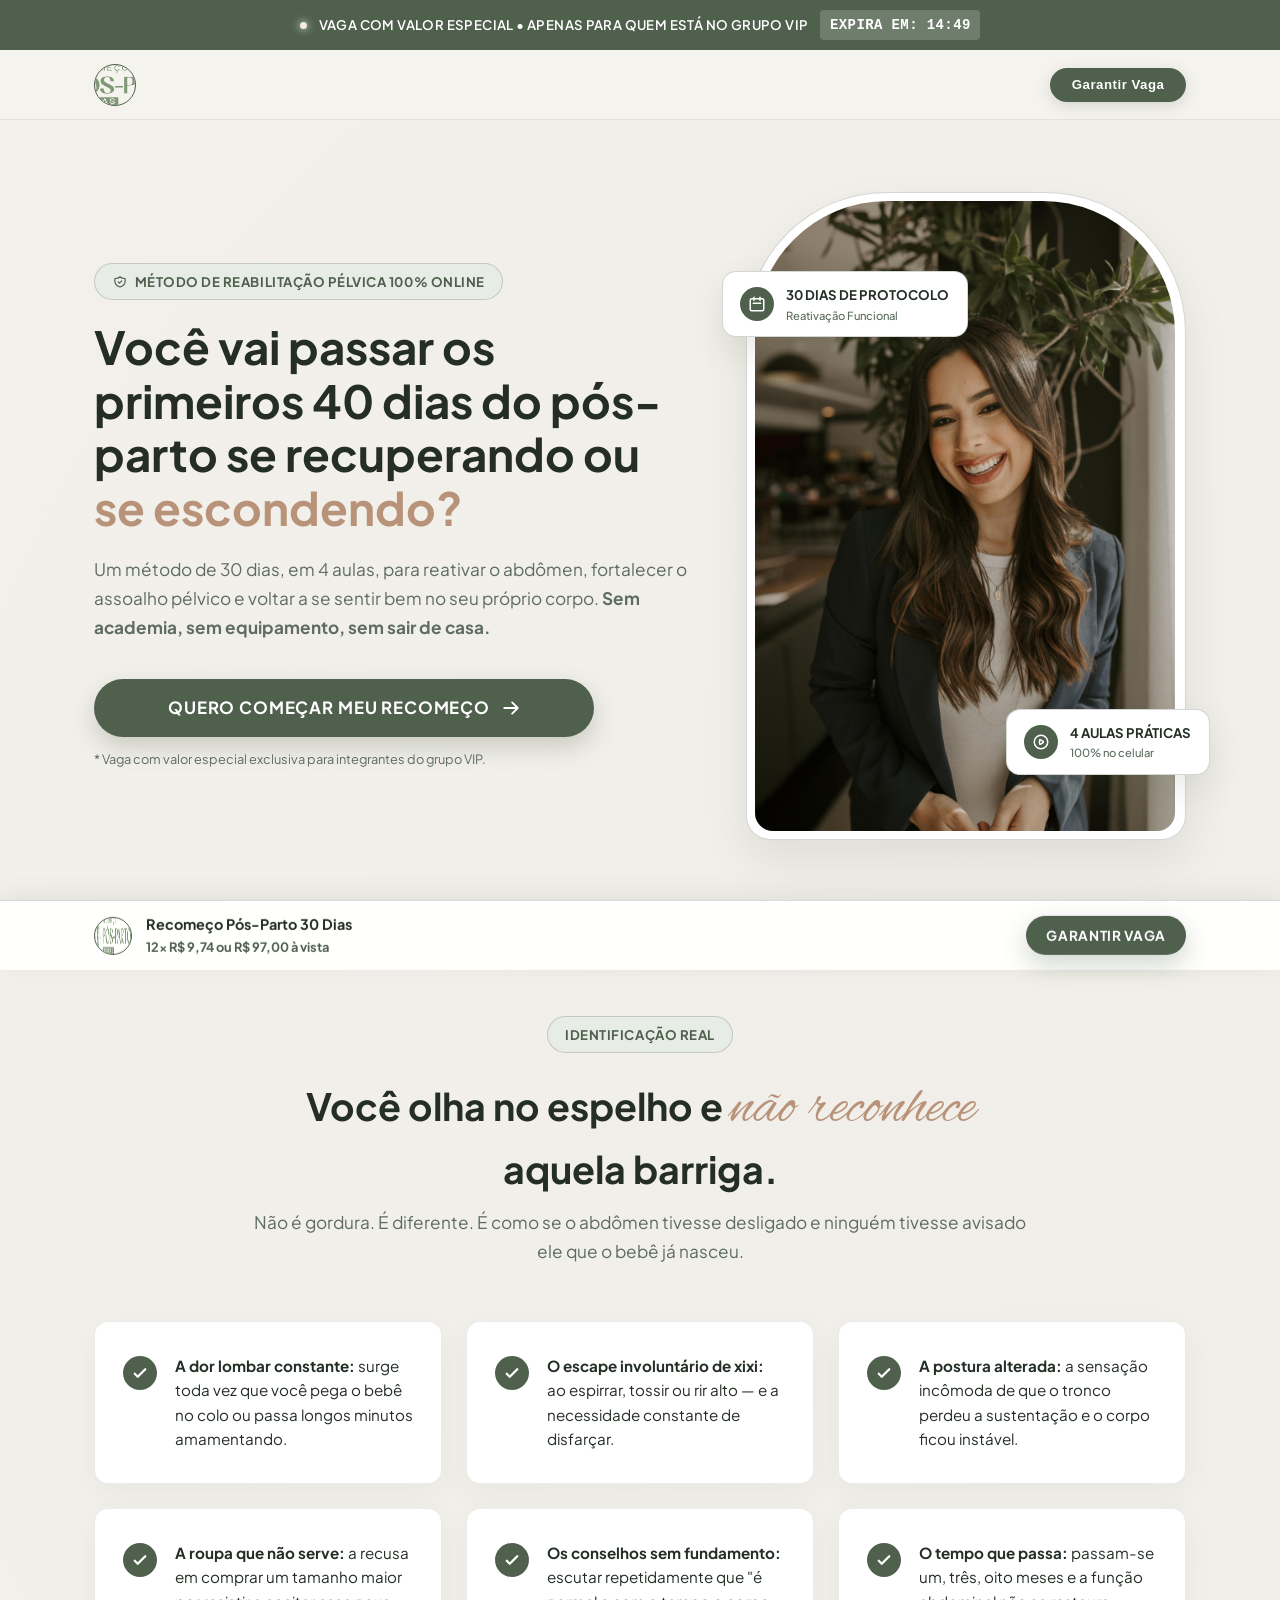
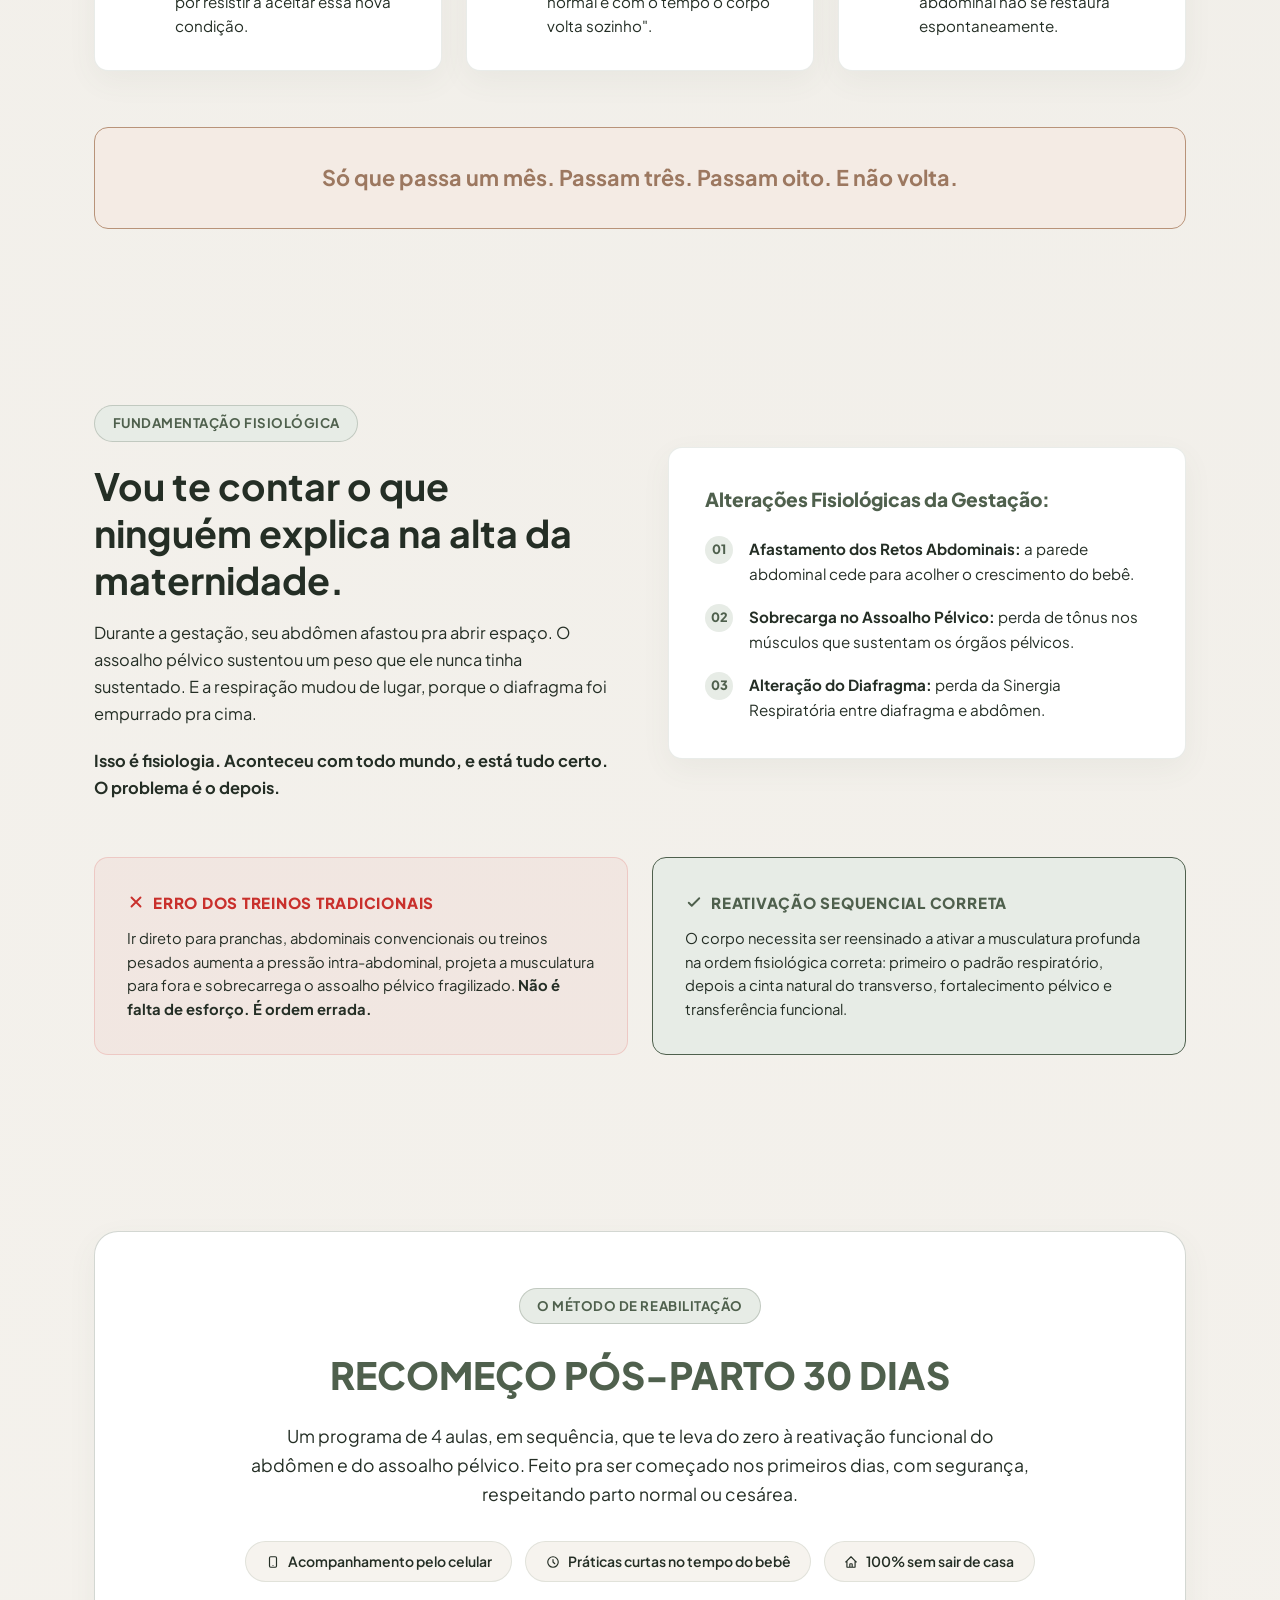
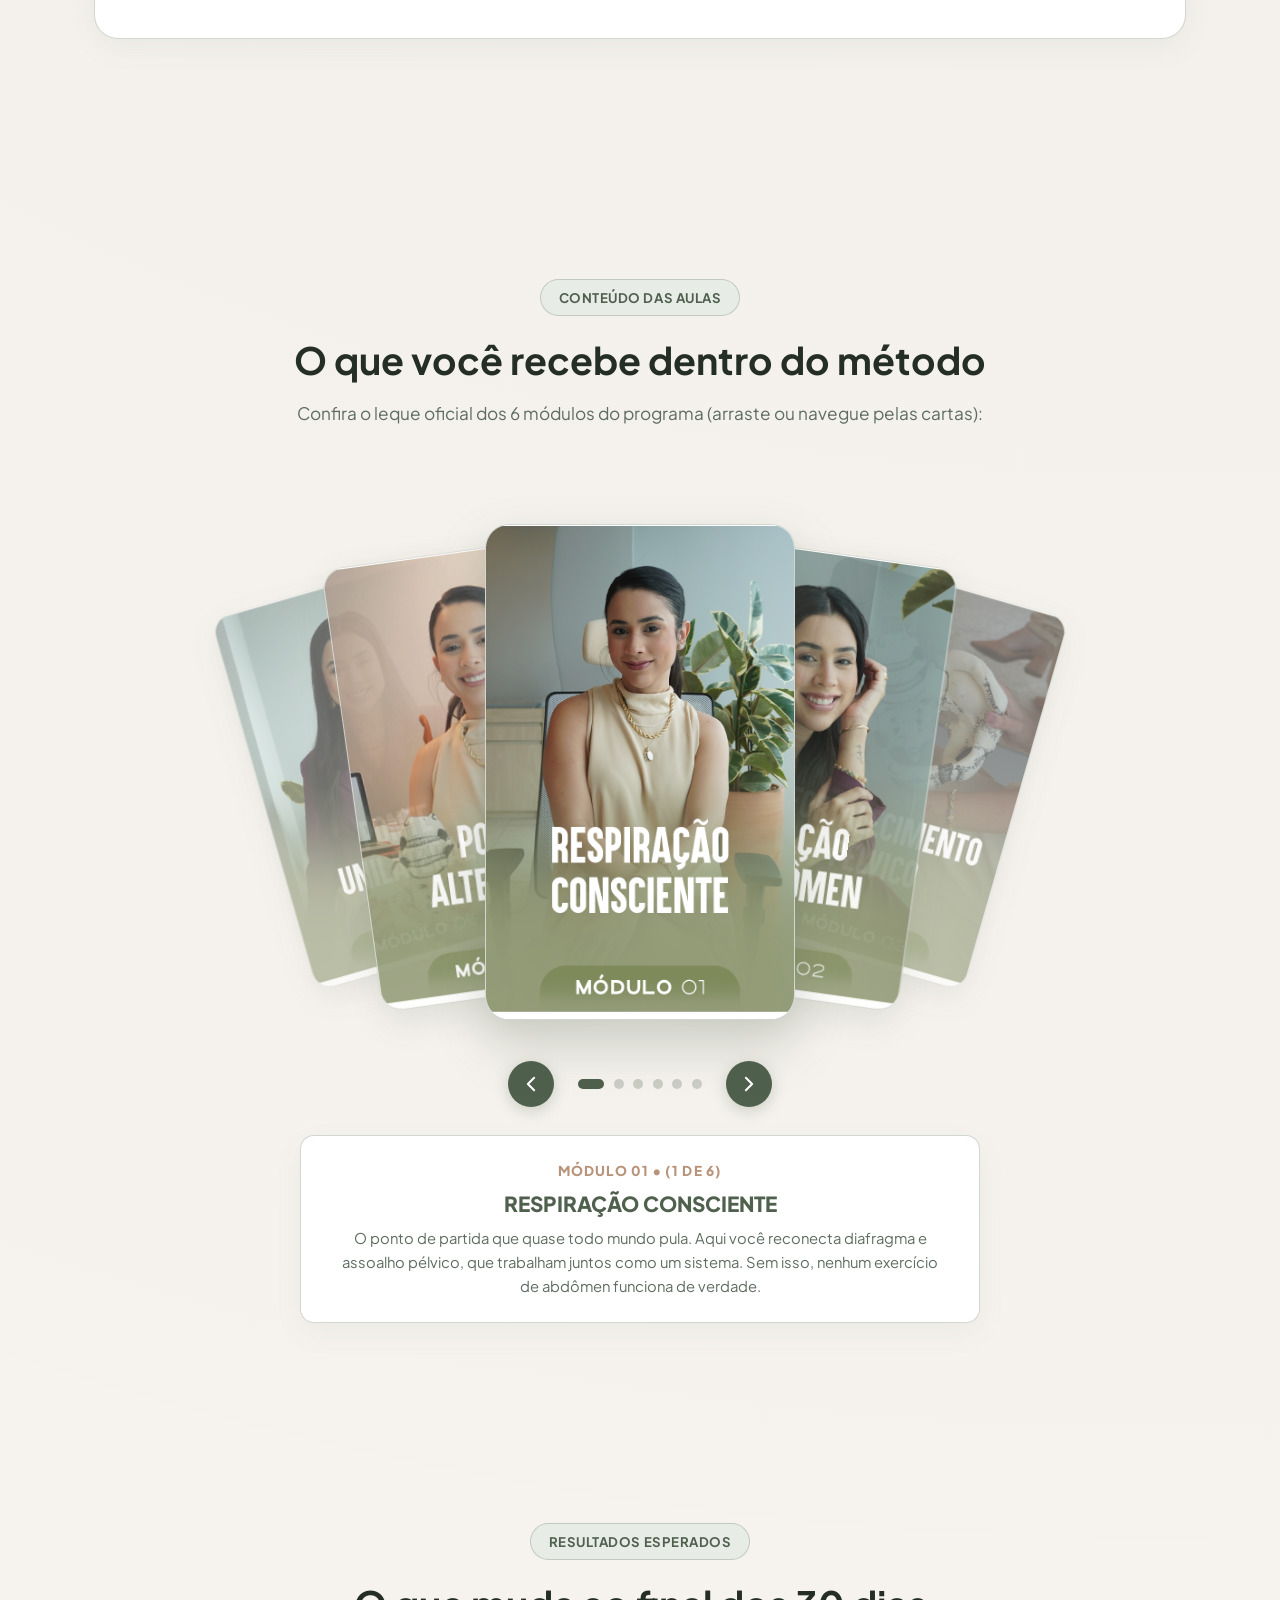
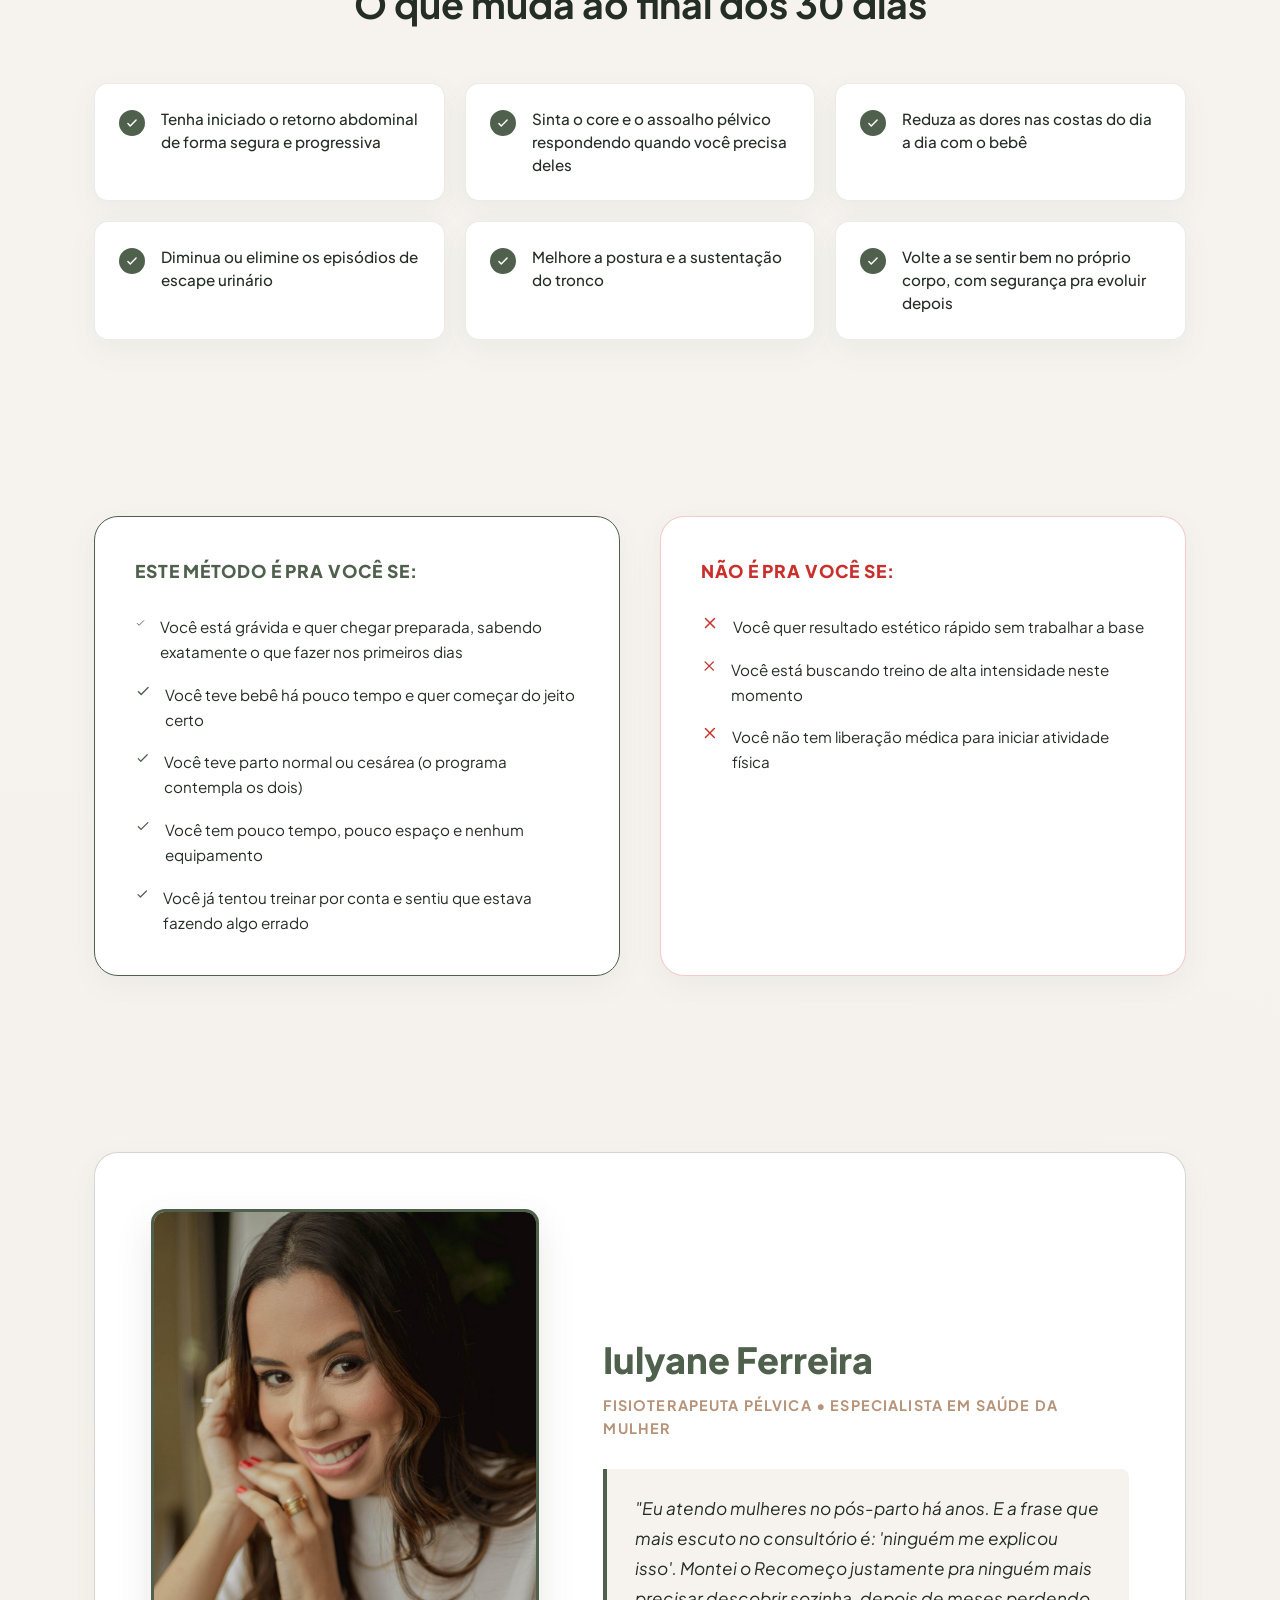
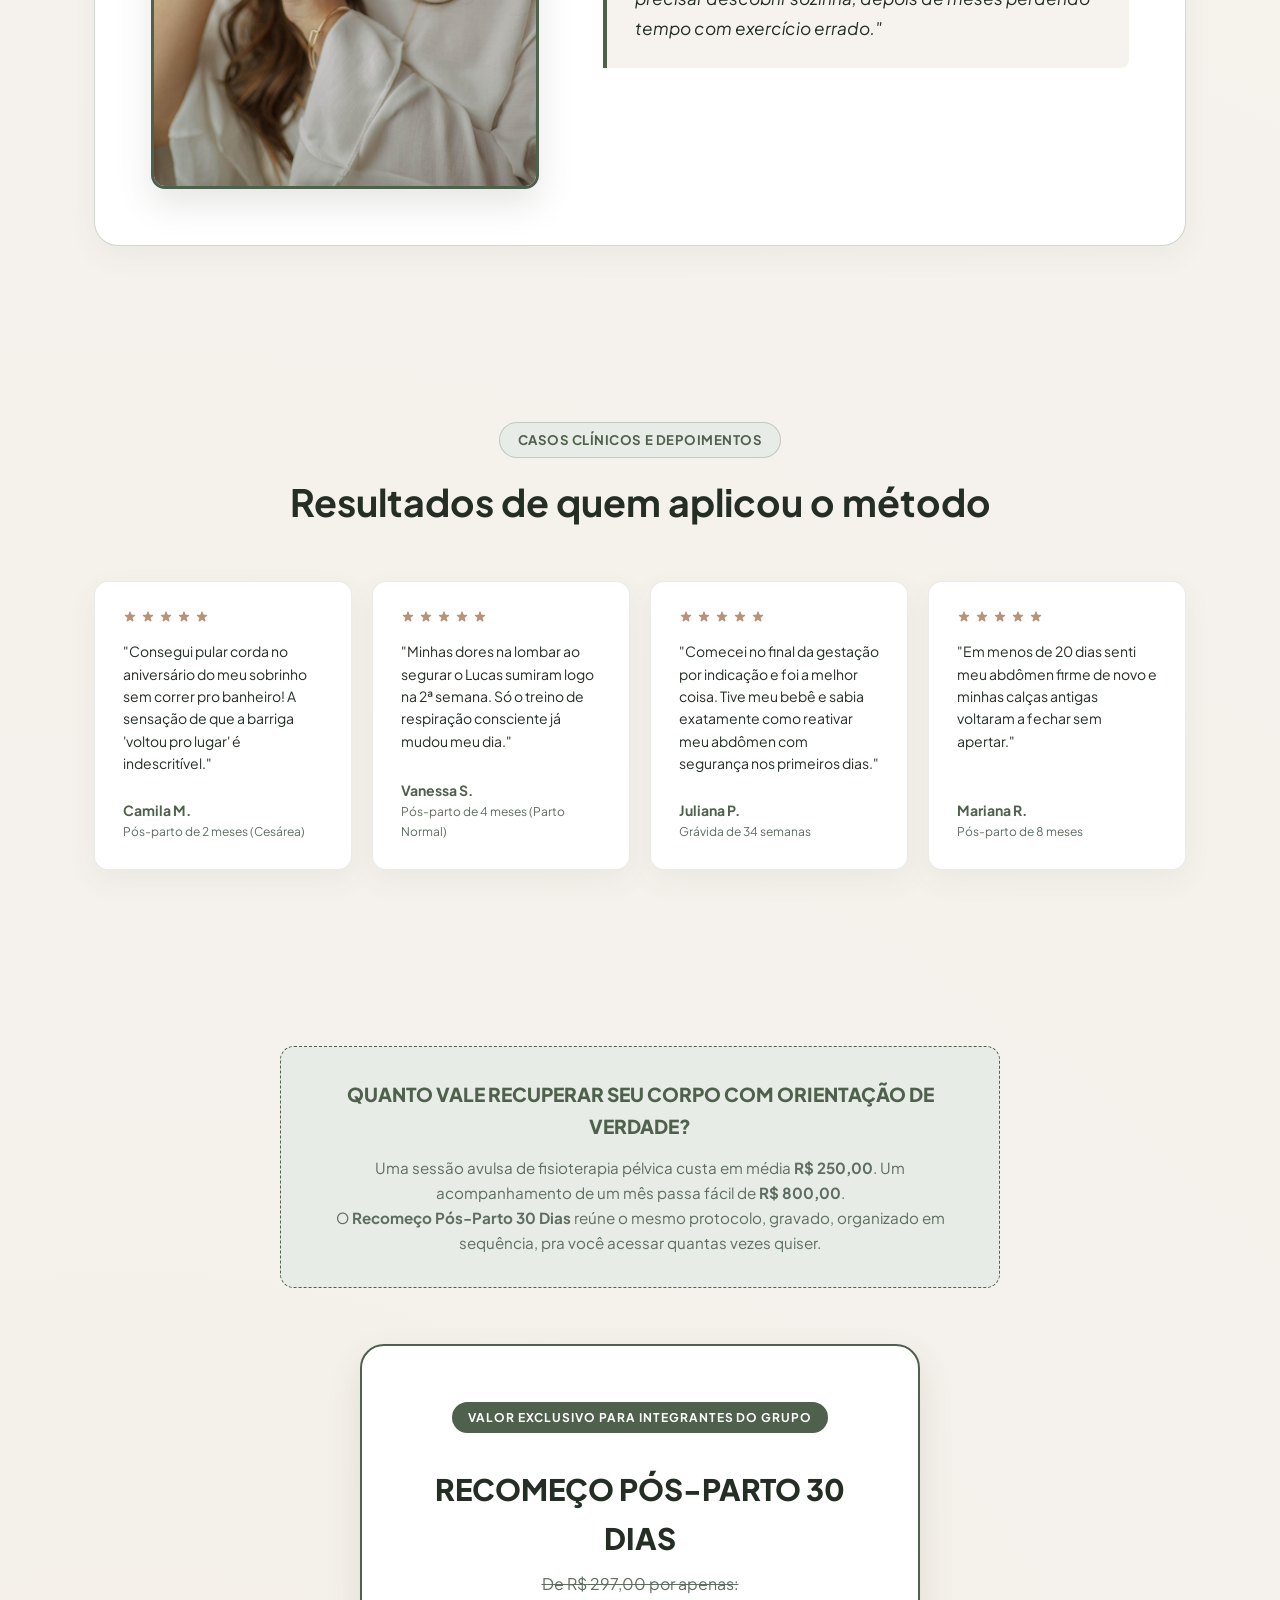
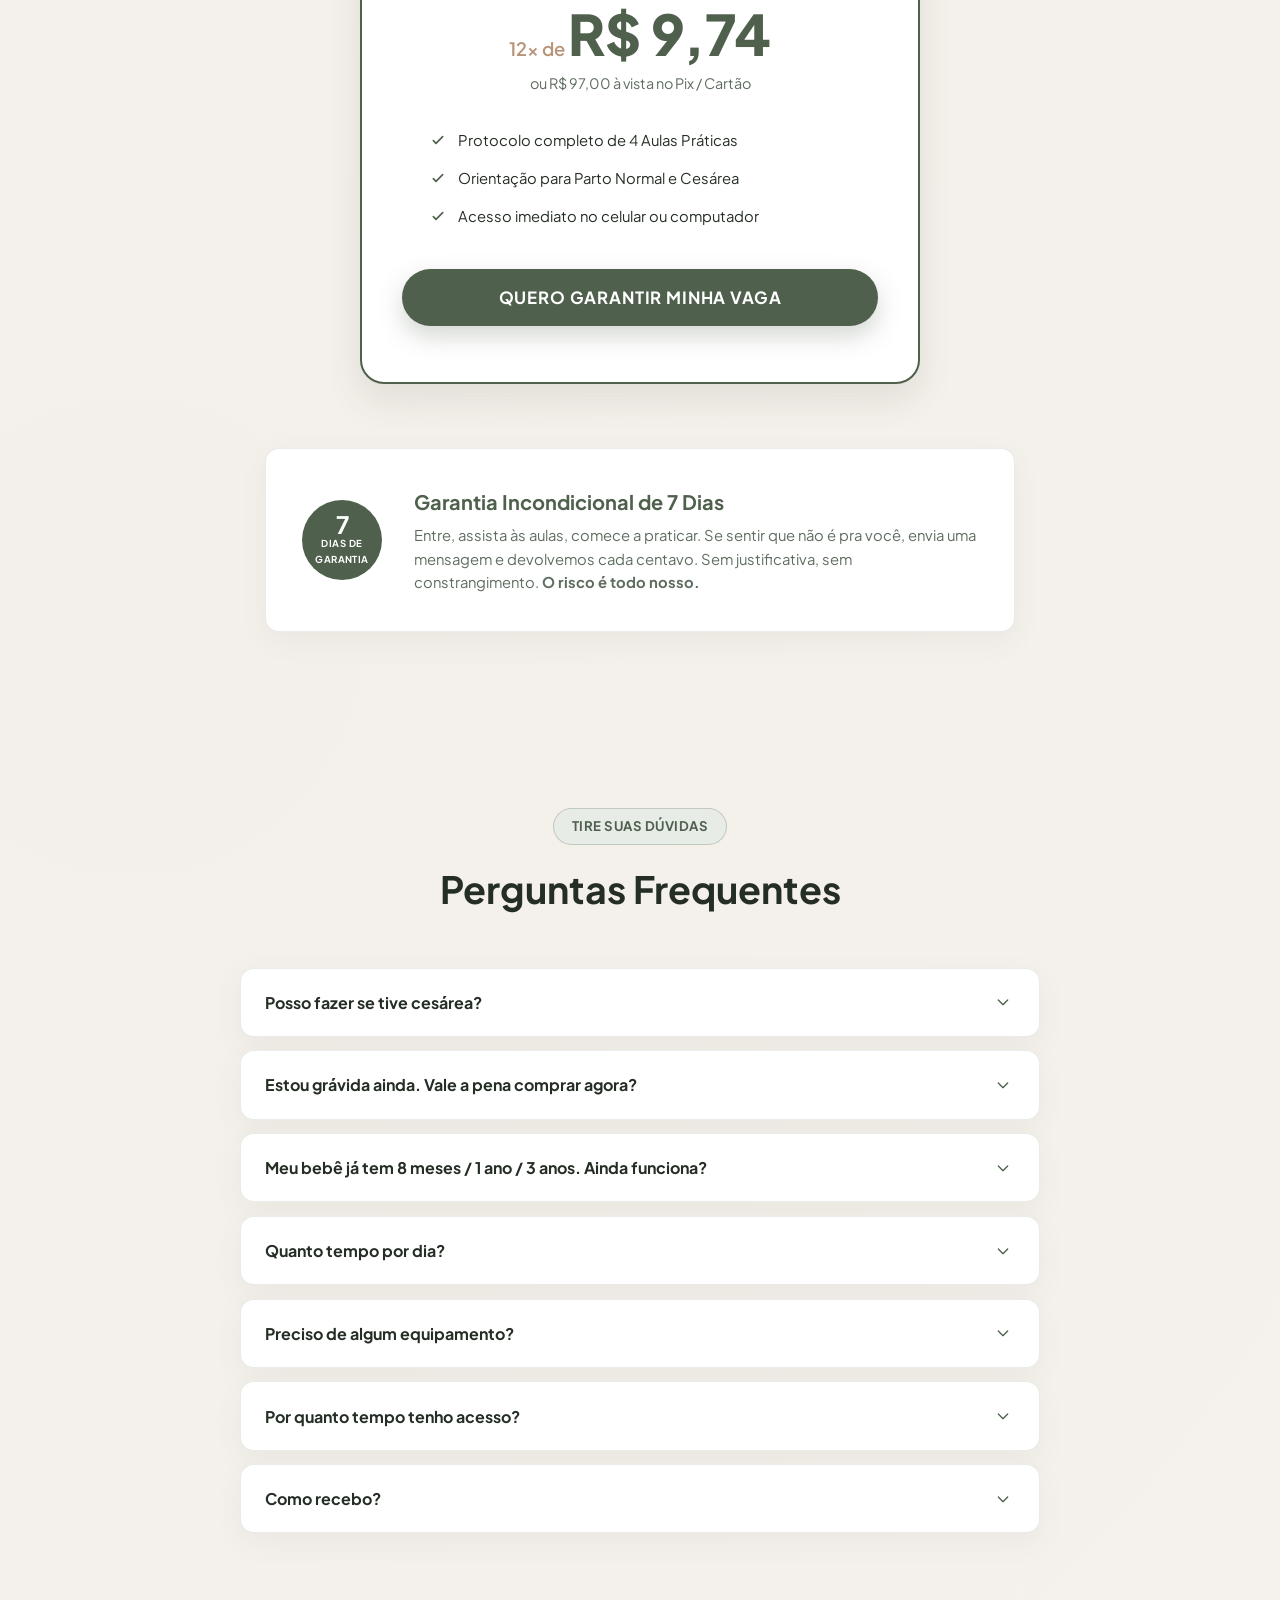
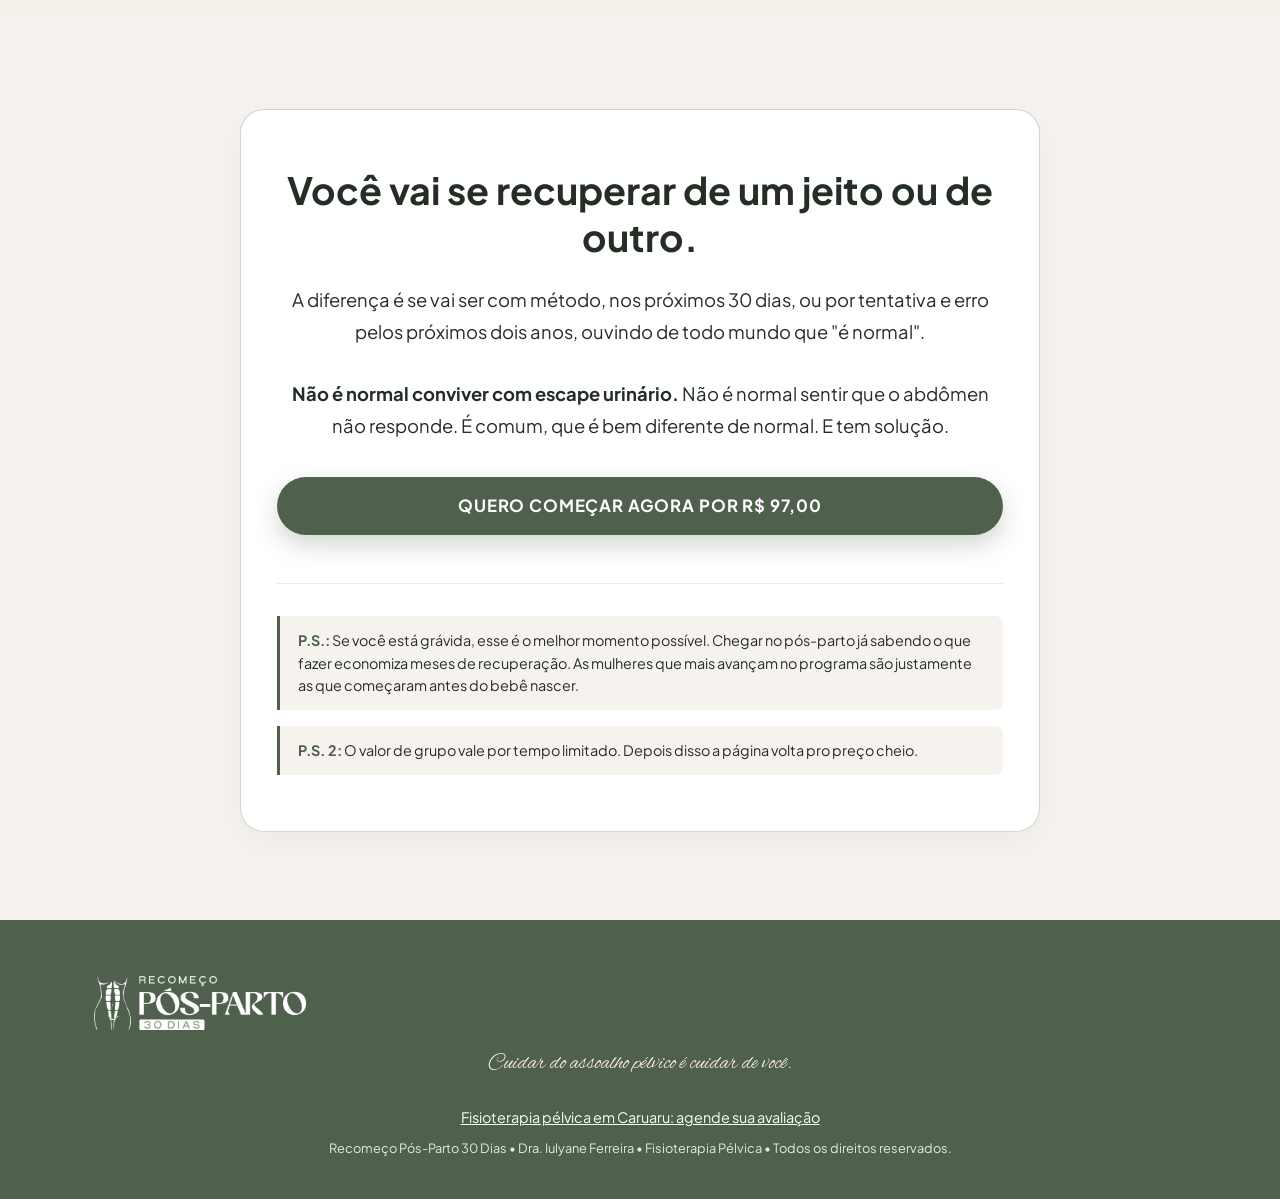
<file: index.html>
<!DOCTYPE html>
<html lang="pt-BR">
<head>
  <meta charset="UTF-8">
  <meta name="viewport" content="width=device-width, initial-scale=1.0">
  
  <!-- 1. TITLE E DESCRIPTION -->
  <title>Recomeço Pós-Parto 30 Dias | Dra. Iulyane Ferreira</title>
  <meta name="description" content="Método de 30 dias para reativação abdominal e fortalecimento pélvico no pós-parto. Vagas com valor especial exclusivas para o grupo VIP. Garanta a sua.">
  <meta name="author" content="Iulyane Ferreira">

  <!-- 5. ROBOTS E CANONICAL -->
  <meta name="robots" content="index, follow, max-image-preview:large">
  <link rel="canonical" href="https://recomecoposparto.com.br/recomeco-30-dias">

  <!-- 3. OPEN GRAPH & TWITTER CARDS -->
  <meta property="og:locale" content="pt_BR">
  <meta property="og:type" content="website">
  <meta property="og:title" content="Recomeço Pós-Parto 30 Dias | Dra. Iulyane Ferreira">
  <meta property="og:description" content="Reative seu abdômen e fortaleça o assoalho pélvico em 30 dias com a Fisioterapeuta Pélvica Iulyane Ferreira. Vagas exclusivas de grupo.">
  <meta property="og:image" content="https://recomecoposparto.com.br/assets/images/logo_verde.png">
  <meta property="og:image:width" content="1200">
  <meta property="og:image:height" content="630">
  <meta property="og:image:alt" content="Logo Recomeço Pós-Parto 30 Dias - Dra. Iulyane Ferreira">
  <meta property="og:site_name" content="Recomeço Pós-Parto 30 Dias">

  <meta name="twitter:card" content="summary_large_image">
  <meta name="twitter:title" content="Recomeço Pós-Parto 30 Dias | Dra. Iulyane Ferreira">
  <meta name="twitter:description" content="Programa de 30 dias para reativação funcional abdominal e pélvica no pós-parto.">
  <meta name="twitter:image" content="https://recomecoposparto.com.br/assets/images/logo_verde.png">

  <!-- FAVICON LOCAL -->
  <link rel="icon" type="image/png" sizes="32x32" href="assets/images/logo_verde.png">
  <link rel="apple-touch-icon" href="assets/images/logo_verde.png">

  <!-- Google Fonts: Alex Brush (Assinatura) + Plus Jakarta Sans + Cormorant Garamond -->
  <link rel="preconnect" href="https://fonts.googleapis.com">
  <link rel="preconnect" href="https://fonts.gstatic.com" crossorigin>
  <link href="https://fonts.googleapis.com/css2?family=Alex+Brush&family=Cormorant+Garamond:ital,wght@0,400;0,600;0,700;1,400&family=Plus+Jakarta+Sans:wght@300;400;500;600;700;800&display=swap" rel="stylesheet">
  
  <!-- Stylesheet -->
  <link rel="stylesheet" href="styles.css">

  <!-- Meta Pixel -->
  <script>
    !function(f,b,e,v,n,t,s)
    {if(f.fbq)return;n=f.fbq=function(){n.callMethod?
    n.callMethod.apply(n,arguments):n.queue.push(arguments)};
    if(!f._fbq)f._fbq=n;n.push=n;n.loaded=!0;n.version='2.0';
    n.queue=[];t=b.createElement(e);t.async=!0;
    t.src=v;s=b.getElementsByTagName(e)[0];
    s.parentNode.insertBefore(t,s)}(window, document,'script',
    'https://connect.facebook.net/en_US/fbevents.js');
    fbq('init', '1165787602605585');
    fbq('track', 'PageView');
  </script>
  <noscript><img height="1" width="1" style="display:none"
    src="https://www.facebook.com/tr?id=1165787602605585&ev=PageView&noscript=1"
  /></noscript>
  <!-- End Meta Pixel -->

  <!-- 2. SCHEMA.ORG ESPECÍFICO DE CURSO (JSON-LD) -->
  <script type="application/ld+json">
  {
    "@context": "https://schema.org",
    "@type": "Course",
    "name": "Recomeço Pós-Parto 30 Dias",
    "description": "Programa de 30 dias, em 4 aulas, para reativar o abdômen, fortalecer o assoalho pélvico e restaurar a função corporal no pós-parto.",
    "provider": {
      "@type": "Person",
      "name": "Iulyane Ferreira",
      "jobTitle": "Fisioterapeuta Pélvica",
      "image": "assets/images/iuly_1.jpg"
    },
    "courseMode": "online",
    "educationalCredentialAwarded": "Certificado de Conclusão do Método Recomeço",
    "hasCourseInstance": {
      "@type": "CourseInstance",
      "courseMode": "online",
      "courseWorkload": "PT4H",
      "offers": {
        "@type": "Offer",
        "price": "97.00",
        "priceCurrency": "BRL",
        "availability": "https://schema.org/LimitedAvailability",
        "url": "https://pay.hub.la/Tvap7CYGVwoqxXPiv1IM",
        "validFrom": "2026-07-27"
      }
    }
  }
  </script>
</head>
<body>

  <!-- TOP ANNOUNCEMENT BAR -->
  <div class="top-bar">
    <div class="container top-bar-inner">
      <span class="pulse-dot"></span>
      <span>VAGA COM VALOR ESPECIAL • APENAS PARA QUEM ESTÁ NO GRUPO VIP</span>
      <span class="countdown-box">EXPIRA EM: <strong id="timer-count">14:52</strong></span>
    </div>
  </div>

  <!-- SITE HEADER / NAVBAR COM A LOGO OFICIAL VERDE -->
  <header class="site-header">
    <div class="container nav-wrapper">
      <div class="brand-logo">
        <img src="assets/images/logo_verde.png" alt="Logo Oficial Recomeço Pós-Parto 30 Dias - Dra. Iulyane Ferreira" class="brand-logo-img">
      </div>
      <button type="button" class="nav-cta open-modal-btn">Garantir Vaga</button>
    </div>
  </header>

  <main id="main-content">
    <!-- SEÇÃO 1 — ABERTURA (HERO) -->
    <section class="hero-section" id="hero">
      <div class="container hero-grid">
        <div class="hero-content">
          <div class="badge-tag">
            <svg width="14" height="14" fill="none" stroke="currentColor" stroke-width="2" viewBox="0 0 24 24"><path stroke-linecap="round" stroke-linejoin="round" d="M9 12l2 2 4-4m5.618-4.016A11.955 11.955 0 0112 2.944a11.955 11.955 0 01-8.618 3.04A12.02 12.02 0 003 9c0 5.591 3.824 10.29 9 11.622 5.176-1.332 9-6.03 9-11.622 0-1.042-.133-2.052-.382-3.016z"/></svg>
            Método de Reabilitação Pélvica 100% Online
          </div>
          
          <h1 class="hero-title">
            Você vai passar os primeiros 40 dias do pós-parto se recuperando ou <span class="text-nude">se escondendo?</span>
          </h1>
          
          <p class="hero-subtitle">
            Um método de 30 dias, em 4 aulas, para reativar o abdômen, fortalecer o assoalho pélvico e voltar a se sentir bem no seu próprio corpo. <strong>Sem academia, sem equipamento, sem sair de casa.</strong>
          </p>

          <div class="hero-cta-group">
            <button type="button" class="btn-primary open-modal-btn">
              QUERO COMEÇAR MEU RECOMEÇO
              <svg width="18" height="18" fill="none" stroke="currentColor" stroke-width="2.5" viewBox="0 0 24 24"><path stroke-linecap="round" stroke-linejoin="round" d="M13.5 4.5L21 12m0 0l-7.5 7.5M21 12H3"/></svg>
            </button>
            <span style="font-size:0.8rem; color:var(--text-muted); margin-top:0.75rem; display:block;">
              * Vaga com valor especial exclusiva para integrantes do grupo VIP.
            </span>
          </div>
        </div>

        <div class="hero-image-wrapper">
          <div class="hero-img-frame">
            <img src="assets/images/iuly_1.jpg" alt="Dra. Iulyane Ferreira sorrindo em seu consultório de fisioterapia pélvica">
            
            <div class="float-card float-card-1">
              <div class="float-icon">
                <svg width="18" height="18" fill="none" stroke="currentColor" stroke-width="2" viewBox="0 0 24 24"><path stroke-linecap="round" stroke-linejoin="round" d="M8 7V3m8 4V3m-9 8h10M5 21h14a2 2 0 002-2V7a2 2 0 00-2-2H5a2 2 0 00-2 2v12a2 2 0 002 2z"/></svg>
              </div>
              <div>
                <div>30 DIAS DE PROTOCOLO</div>
                <div style="font-size:0.7rem; font-weight:500; color:var(--text-muted);">Reativação Funcional</div>
              </div>
            </div>

            <div class="float-card float-card-2">
              <div class="float-icon">
                <svg width="18" height="18" fill="none" stroke="currentColor" stroke-width="2" viewBox="0 0 24 24"><path stroke-linecap="round" stroke-linejoin="round" d="M14.752 11.168l-3.197-2.132A1 1 0 0010 9.87v4.263a1 1 0 001.555.832l3.197-2.132a1 1 0 000-1.664z"/><path stroke-linecap="round" stroke-linejoin="round" d="M21 12a9 9 0 11-18 0 9 9 0 0118 0z"/></svg>
              </div>
              <div>
                <div>4 AULAS PRÁTICAS</div>
                <div style="font-size:0.7rem; font-weight:500; color:var(--text-muted);">100% no celular</div>
              </div>
            </div>
          </div>
        </div>
      </div>
    </section>

    <!-- SEÇÃO 2 — A DOR -->
    <section class="section-padding" id="dor">
      <div class="container">
        <div class="section-header">
          <div class="badge-tag">Identificação Real</div>
          <h2 class="section-title">
            Você olha no espelho e <span class="font-script title-script-accent">não reconhece</span> aquela barriga.
          </h2>
          <p class="section-subtitle">
            Não é gordura. É diferente. É como se o abdômen tivesse desligado e ninguém tivesse avisado ele que o bebê já nasceu.
          </p>
        </div>

        <div class="pain-grid">
          <div class="pain-card">
            <div class="sage-check-badge">
              <svg width="18" height="18" fill="none" stroke="currentColor" stroke-width="3" viewBox="0 0 24 24"><path stroke-linecap="round" stroke-linejoin="round" d="M5 13l4 4L19 7"/></svg>
            </div>
            <p><strong>A dor lombar constante:</strong> surge toda vez que você pega o bebê no colo ou passa longos minutos amamentando.</p>
          </div>

          <div class="pain-card">
            <div class="sage-check-badge">
              <svg width="18" height="18" fill="none" stroke="currentColor" stroke-width="3" viewBox="0 0 24 24"><path stroke-linecap="round" stroke-linejoin="round" d="M5 13l4 4L19 7"/></svg>
            </div>
            <p><strong>O escape involuntário de xixi:</strong> ao espirrar, tossir ou rir alto — e a necessidade constante de disfarçar.</p>
          </div>

          <div class="pain-card">
            <div class="sage-check-badge">
              <svg width="18" height="18" fill="none" stroke="currentColor" stroke-width="3" viewBox="0 0 24 24"><path stroke-linecap="round" stroke-linejoin="round" d="M5 13l4 4L19 7"/></svg>
            </div>
            <p><strong>A postura alterada:</strong> a sensação incômoda de que o tronco perdeu a sustentação e o corpo ficou instável.</p>
          </div>

          <div class="pain-card">
            <div class="sage-check-badge">
              <svg width="18" height="18" fill="none" stroke="currentColor" stroke-width="3" viewBox="0 0 24 24"><path stroke-linecap="round" stroke-linejoin="round" d="M5 13l4 4L19 7"/></svg>
            </div>
            <p><strong>A roupa que não serve:</strong> a recusa em comprar um tamanho maior por resistir a aceitar essa nova condição.</p>
          </div>

          <div class="pain-card">
            <div class="sage-check-badge">
              <svg width="18" height="18" fill="none" stroke="currentColor" stroke-width="3" viewBox="0 0 24 24"><path stroke-linecap="round" stroke-linejoin="round" d="M5 13l4 4L19 7"/></svg>
            </div>
            <p><strong>Os conselhos sem fundamento:</strong> escutar repetidamente que "é normal e com o tempo o corpo volta sozinho".</p>
          </div>

          <div class="pain-card">
            <div class="sage-check-badge">
              <svg width="18" height="18" fill="none" stroke="currentColor" stroke-width="3" viewBox="0 0 24 24"><path stroke-linecap="round" stroke-linejoin="round" d="M5 13l4 4L19 7"/></svg>
            </div>
            <p><strong>O tempo que passa:</strong> passam-se um, três, oito meses e a função abdominal não se restaura espontaneamente.</p>
          </div>
        </div>

        <div class="pain-highlight-box">
          Só que passa um mês. Passam três. Passam oito. E não volta.
        </div>
      </div>
    </section>

    <!-- SEÇÃO 3 — A VIRADA -->
    <section class="section-padding" id="a-virada">
      <div class="container">
        <div class="turning-grid">
          <div>
            <div class="badge-tag">Fundamentação Fisiológica</div>
            <h2 class="section-title">Vou te contar o que ninguém explica na alta da maternidade.</h2>
            <p style="color:var(--text-dark); font-size:1.025rem; margin-bottom:1.25rem;">
              Durante a gestação, seu abdômen afastou pra abrir espaço. O assoalho pélvico sustentou um peso que ele nunca tinha sustentado. E a respiração mudou de lugar, porque o diafragma foi empurrado pra cima.
            </p>
            <p style="color:var(--text-dark); font-size:1.025rem;">
              <strong>Isso é fisiologia. Aconteceu com todo mundo, e está tudo certo. O problema é o depois.</strong>
            </p>
          </div>

          <div class="physiology-box">
            <h3 style="font-family: var(--font-heading); color: var(--accent-sage); font-size: 1.2rem; font-weight:800; margin-bottom: 0.5rem;">Alterações Fisiológicas da Gestação:</h3>
            <ul class="physiology-list">
              <li>
                <div class="physiology-num">01</div>
                <div><strong>Afastamento dos Retos Abdominais:</strong> a parede abdominal cede para acolher o crescimento do bebê.</div>
              </li>
              <li>
                <div class="physiology-num">02</div>
                <div><strong>Sobrecarga no Assoalho Pélvico:</strong> perda de tônus nos músculos que sustentam os órgãos pélvicos.</div>
              </li>
              <li>
                <div class="physiology-num">03</div>
                <div><strong>Alteração do Diafragma:</strong> perda da Sinergia Respiratória entre diafragma e abdômen.</div>
              </li>
            </ul>
          </div>
        </div>

        <div class="vs-comparison">
          <div class="vs-card vs-wrong">
            <h4>
              <svg width="18" height="18" fill="none" stroke="currentColor" stroke-width="2.5" viewBox="0 0 24 24"><path stroke-linecap="round" stroke-linejoin="round" d="M6 18L18 6M6 6l12 12"/></svg>
              ERRO DOS TREINOS TRADICIONAIS
            </h4>
            <p>
              Ir direto para pranchas, abdominais convencionais ou treinos pesados aumenta a pressão intra-abdominal, projeta a musculatura para fora e sobrecarrega o assoalho pélvico fragilizado. <strong>Não é falta de esforço. É ordem errada.</strong>
            </p>
          </div>

          <div class="vs-card vs-right">
            <h4>
              <svg width="18" height="18" fill="none" stroke="currentColor" stroke-width="2.5" viewBox="0 0 24 24"><path stroke-linecap="round" stroke-linejoin="round" d="M5 13l4 4L19 7"/></svg>
              REATIVAÇÃO SEQUENCIAL CORRETA
            </h4>
            <p>
              O corpo necessita ser reensinado a ativar a musculatura profunda na ordem fisiológica correta: primeiro o padrão respiratório, depois a cinta natural do transverso, fortalecimento pélvico e transferência funcional.
            </p>
          </div>
        </div>
      </div>
    </section>

    <!-- SEÇÃO 4 — A SOLUÇÃO -->
    <section class="section-padding" id="solucao">
      <div class="container">
        <div class="solution-banner">
          <div class="badge-tag">O Método de Reabilitação</div>
          <h2 class="solution-title">RECOMEÇO PÓS-PARTO 30 DIAS</h2>
          <p class="solution-desc">
            Um programa de 4 aulas, em sequência, que te leva do zero à reativação funcional do abdômen e do assoalho pélvico. Feito pra ser começado nos primeiros dias, com segurança, respeitando parto normal ou cesárea.
          </p>

          <div class="solution-pills">
            <span class="pill-item">
              <svg width="14" height="14" fill="none" stroke="currentColor" stroke-width="2" viewBox="0 0 24 24"><path stroke-linecap="round" stroke-linejoin="round" d="M12 18h.01M8 21h8a2 2 0 002-2V5a2 2 0 00-2-2H8a2 2 0 00-2 2v14a2 2 0 002 2z"/></svg>
              Acompanhamento pelo celular
            </span>
            <span class="pill-item">
              <svg width="14" height="14" fill="none" stroke="currentColor" stroke-width="2" viewBox="0 0 24 24"><path stroke-linecap="round" stroke-linejoin="round" d="M12 8v4l3 3m6-3a9 9 0 11-18 0 9 9 0 0118 0z"/></svg>
              Práticas curtas no tempo do bebê
            </span>
            <span class="pill-item">
              <svg width="14" height="14" fill="none" stroke="currentColor" stroke-width="2" viewBox="0 0 24 24"><path stroke-linecap="round" stroke-linejoin="round" d="M3 12l2-2m0 0l7-7 7 7M5 10v10a1 1 0 001 1h3m10-11l2 2m-2-2v10a1 1 0 01-1 1h-3m-6 0a1 1 0 001-1v-4a1 1 0 011-1h2a1 1 0 011 1v4a1 1 0 001 1m-6 0h6"/></svg>
              100% sem sair de casa
            </span>
          </div>
        </div>
      </div>
    </section>

    <!-- SEÇÃO 5 — CARROSSEL DE BARALHO DOS MÓDULOS (CARTAS INTEIRAS / SEM CORTAR) -->
    <section class="section-padding" id="aulas">
      <div class="container">
        <div class="section-header">
          <div class="badge-tag">Conteúdo das Aulas</div>
          <h2 class="section-title">O que você recebe dentro do método</h2>
          <p class="section-subtitle">Confira o leque oficial dos 6 módulos do programa (arraste ou navegue pelas cartas):</p>
        </div>

        <div class="deck-carousel-wrapper">
          <div class="cards-deck" id="cards-deck">
            <!-- Módulo 1 -->
            <div class="deck-card pos-0" data-index="0">
              <img src="assets/images/modulo_1.png" alt="Capa Completa Módulo 1 - Respiração Consciente" class="deck-card-img">
            </div>

            <!-- Módulo 2 -->
            <div class="deck-card pos-1" data-index="1">
              <img src="assets/images/modulo_2.png" alt="Capa Completa Módulo 2 - Ativação do Abdômen" class="deck-card-img">
            </div>

            <!-- Módulo 3 -->
            <div class="deck-card pos-2" data-index="2">
              <img src="assets/images/modulo_3.png" alt="Capa Completa Módulo 3 - Fortalecimento Pélvico" class="deck-card-img">
            </div>

            <!-- Módulo 4 -->
            <div class="deck-card pos-hidden" data-index="3">
              <img src="assets/images/modulo_4.png" alt="Capa Completa Módulo 4 - Movimentos Funcionais" class="deck-card-img">
            </div>

            <!-- Módulo 5 -->
            <div class="deck-card pos-hidden" data-index="4">
              <img src="assets/images/modulo_5.png" alt="Capa Completa Módulo 5 - Guias & Materiais de Apoio" class="deck-card-img">
            </div>

            <!-- Módulo 6 -->
            <div class="deck-card pos--1" data-index="5">
              <img src="assets/images/modulo_6.png" alt="Capa Completa Módulo 6 - Evolução Pós-30 Dias" class="deck-card-img">
            </div>
          </div>

          <!-- Controles de Navegação -->
          <div class="deck-controls">
            <button type="button" class="deck-nav-btn" id="deck-prev" aria-label="Módulo Anterior">
              <svg width="20" height="20" fill="none" stroke="currentColor" stroke-width="2.5" viewBox="0 0 24 24"><path stroke-linecap="round" stroke-linejoin="round" d="M15.75 19.5L8.25 12l7.5-7.5"/></svg>
            </button>

            <div class="deck-dots">
              <span class="deck-dot active" data-dot="0"></span>
              <span class="deck-dot" data-dot="1"></span>
              <span class="deck-dot" data-dot="2"></span>
              <span class="deck-dot" data-dot="3"></span>
              <span class="deck-dot" data-dot="4"></span>
              <span class="deck-dot" data-dot="5"></span>
            </div>

            <button type="button" class="deck-nav-btn" id="deck-next" aria-label="Próximo Módulo">
              <svg width="20" height="20" fill="none" stroke="currentColor" stroke-width="2.5" viewBox="0 0 24 24"><path stroke-linecap="round" stroke-linejoin="round" d="M8.25 4.5l7.5 7.5-7.5 7.5"/></svg>
            </button>
          </div>

          <!-- Painel Dinâmico de Detalhes do Módulo Ativo -->
          <div class="active-module-panel" id="active-module-panel">
            <div class="active-module-num" id="active-module-num">Módulo 01 • (1 de 6)</div>
            <h3 class="active-module-title" id="active-module-title">RESPIRAÇÃO CONSCIENTE</h3>
            <p class="active-module-desc" id="active-module-desc">
              O ponto de partida que quase todo mundo pula. Aqui você reconecta diafragma e assoalho pélvico, que trabalham juntos como um sistema. Sem isso, nenhum exercício de abdômen funciona de verdade.
            </p>
          </div>
        </div>
      </div>
    </section>

    <!-- SEÇÃO 6 — O QUE MUDA EM 30 DIAS -->
    <section class="section-padding" id="resultados">
      <div class="container">
        <div class="section-header">
          <div class="badge-tag">Resultados Esperados</div>
          <h2 class="section-title">O que muda ao final dos 30 dias</h2>
        </div>

        <div class="outcomes-grid">
          <div class="outcome-card">
            <div class="outcome-check-vector">
              <svg width="14" height="14" fill="none" stroke="currentColor" stroke-width="2.5" viewBox="0 0 24 24"><path stroke-linecap="round" stroke-linejoin="round" d="M5 13l4 4L19 7"/></svg>
            </div>
            <div class="outcome-text">Tenha iniciado o retorno abdominal de forma segura e progressiva</div>
          </div>

          <div class="outcome-card">
            <div class="outcome-check-vector">
              <svg width="14" height="14" fill="none" stroke="currentColor" stroke-width="2.5" viewBox="0 0 24 24"><path stroke-linecap="round" stroke-linejoin="round" d="M5 13l4 4L19 7"/></svg>
            </div>
            <div class="outcome-text">Sinta o core e o assoalho pélvico respondendo quando você precisa deles</div>
          </div>

          <div class="outcome-card">
            <div class="outcome-check-vector">
              <svg width="14" height="14" fill="none" stroke="currentColor" stroke-width="2.5" viewBox="0 0 24 24"><path stroke-linecap="round" stroke-linejoin="round" d="M5 13l4 4L19 7"/></svg>
            </div>
            <div class="outcome-text">Reduza as dores nas costas do dia a dia com o bebê</div>
          </div>

          <div class="outcome-card">
            <div class="outcome-check-vector">
              <svg width="14" height="14" fill="none" stroke="currentColor" stroke-width="2.5" viewBox="0 0 24 24"><path stroke-linecap="round" stroke-linejoin="round" d="M5 13l4 4L19 7"/></svg>
            </div>
            <div class="outcome-text">Diminua ou elimine os episódios de escape urinário</div>
          </div>

          <div class="outcome-card">
            <div class="outcome-check-vector">
              <svg width="14" height="14" fill="none" stroke="currentColor" stroke-width="2.5" viewBox="0 0 24 24"><path stroke-linecap="round" stroke-linejoin="round" d="M5 13l4 4L19 7"/></svg>
            </div>
            <div class="outcome-text">Melhore a postura e a sustentação do tronco</div>
          </div>

          <div class="outcome-card">
            <div class="outcome-check-vector">
              <svg width="14" height="14" fill="none" stroke="currentColor" stroke-width="2.5" viewBox="0 0 24 24"><path stroke-linecap="round" stroke-linejoin="round" d="M5 13l4 4L19 7"/></svg>
            </div>
            <div class="outcome-text">Volte a se sentir bem no próprio corpo, com segurança pra evoluir depois</div>
          </div>
        </div>
      </div>
    </section>

    <!-- SEÇÃO 7 — PARA QUEM É / NÃO É -->
    <section class="section-padding" id="para-quem">
      <div class="container">
        <div class="target-comparison-grid">
          <div class="target-col target-is-for">
            <h3 class="target-col-title">ESTE MÉTODO É PRA VOCÊ SE:</h3>
            <ul class="target-list">
              <li>
                <svg width="18" height="18" fill="none" stroke="var(--accent-sage)" stroke-width="2" viewBox="0 0 24 24"><path stroke-linecap="round" stroke-linejoin="round" d="M5 13l4 4L19 7"/></svg>
                <span>Você está grávida e quer chegar preparada, sabendo exatamente o que fazer nos primeiros dias</span>
              </li>
              <li>
                <svg width="18" height="18" fill="none" stroke="var(--accent-sage)" stroke-width="2" viewBox="0 0 24 24"><path stroke-linecap="round" stroke-linejoin="round" d="M5 13l4 4L19 7"/></svg>
                <span>Você teve bebê há pouco tempo e quer começar do jeito certo</span>
              </li>
              <li>
                <svg width="18" height="18" fill="none" stroke="var(--accent-sage)" stroke-width="2" viewBox="0 0 24 24"><path stroke-linecap="round" stroke-linejoin="round" d="M5 13l4 4L19 7"/></svg>
                <span>Você teve parto normal ou cesárea (o programa contempla os dois)</span>
              </li>
              <li>
                <svg width="18" height="18" fill="none" stroke="var(--accent-sage)" stroke-width="2" viewBox="0 0 24 24"><path stroke-linecap="round" stroke-linejoin="round" d="M5 13l4 4L19 7"/></svg>
                <span>Você tem pouco tempo, pouco espaço e nenhum equipamento</span>
              </li>
              <li>
                <svg width="18" height="18" fill="none" stroke="var(--accent-sage)" stroke-width="2" viewBox="0 0 24 24"><path stroke-linecap="round" stroke-linejoin="round" d="M5 13l4 4L19 7"/></svg>
                <span>Você já tentou treinar por conta e sentiu que estava fazendo algo errado</span>
              </li>
            </ul>
          </div>

          <div class="target-col target-is-not">
            <h3 class="target-col-title">NÃO É PRA VOCÊ SE:</h3>
            <ul class="target-list">
              <li>
                <svg width="18" height="18" fill="none" stroke="#C9302C" stroke-width="2" viewBox="0 0 24 24"><path stroke-linecap="round" stroke-linejoin="round" d="M6 18L18 6M6 6l12 12"/></svg>
                <span>Você quer resultado estético rápido sem trabalhar a base</span>
              </li>
              <li>
                <svg width="18" height="18" fill="none" stroke="#C9302C" stroke-width="2" viewBox="0 0 24 24"><path stroke-linecap="round" stroke-linejoin="round" d="M6 18L18 6M6 6l12 12"/></svg>
                <span>Você está buscando treino de alta intensidade neste momento</span>
              </li>
              <li>
                <svg width="18" height="18" fill="none" stroke="#C9302C" stroke-width="2" viewBox="0 0 24 24"><path stroke-linecap="round" stroke-linejoin="round" d="M6 18L18 6M6 6l12 12"/></svg>
                <span>Você não tem liberação médica para iniciar atividade física</span>
              </li>
            </ul>
          </div>
        </div>
      </div>
    </section>

    <!-- SEÇÃO 8 — AUTORIDADE -->
    <section class="section-padding" id="autoridade">
      <div class="container">
        <div class="authority-card-brand">
          <div>
            <img src="assets/images/iuly_2.jpg" alt="Dra. Iulyane Ferreira Fisioterapeuta Pélvica Especialista em Saúde da Mulher" class="authority-img-brand">
          </div>
          <div>
            <h2 class="authority-credentials-brand">Iulyane Ferreira</h2>
            <div class="authority-subtitle-brand">Fisioterapeuta Pélvica • Especialista em Saúde da Mulher</div>

            <div class="authority-quote-brand">
              "Eu atendo mulheres no pós-parto há anos. E a frase que mais escuto no consultório é: 'ninguém me explicou isso'. Montei o Recomeço justamente pra ninguém mais precisar descobrir sozinha, depois de meses perdendo tempo com exercício errado."
            </div>
          </div>
        </div>
      </div>
    </section>

    <!-- SEÇÃO 9 — PROVA SOCIAL -->
    <section class="section-padding" id="depoimentos">
      <div class="container">
        <div class="section-header">
          <div class="badge-tag">Casos Clínicos e Depoimentos</div>
          <h2 class="section-title">Resultados de quem aplicou o método</h2>
        </div>

        <div class="social-proof-grid">
          <div class="testimonial-card">
            <div>
              <div class="testimonial-stars-vector">
                <svg width="14" height="14" fill="currentColor" viewBox="0 0 20 20"><path d="M9.049 2.927c.3-.921 1.603-.921 1.902 0l1.07 3.292a1 1 0 00.95.69h3.462c.969 0 1.371 1.24.588 1.81l-2.8 2.034a1 1 0 00-.364 1.118l1.07 3.292c.3.921-.755 1.688-1.54 1.118l-2.8-2.034a1 1 0 00-1.175 0l-2.8 2.034c-.784.57-1.838-.197-1.539-1.118l1.07-3.292a1 1 0 00-.364-1.118L2.98 8.72c-.783-.57-.38-1.81.588-1.81h3.461a1 1 0 00.951-.69l1.07-3.292z"/></svg>
                <svg width="14" height="14" fill="currentColor" viewBox="0 0 20 20"><path d="M9.049 2.927c.3-.921 1.603-.921 1.902 0l1.07 3.292a1 1 0 00.95.69h3.462c.969 0 1.371 1.24.588 1.81l-2.8 2.034a1 1 0 00-.364 1.118l1.07 3.292c.3.921-.755 1.688-1.54 1.118l-2.8-2.034a1 1 0 00-1.175 0l-2.8 2.034c-.784.57-1.838-.197-1.539-1.118l1.07-3.292a1 1 0 00-.364-1.118L2.98 8.72c-.783-.57-.38-1.81.588-1.81h3.461a1 1 0 00.951-.69l1.07-3.292z"/></svg>
                <svg width="14" height="14" fill="currentColor" viewBox="0 0 20 20"><path d="M9.049 2.927c.3-.921 1.603-.921 1.902 0l1.07 3.292a1 1 0 00.95.69h3.462c.969 0 1.371 1.24.588 1.81l-2.8 2.034a1 1 0 00-.364 1.118l1.07 3.292c.3.921-.755 1.688-1.54 1.118l-2.8-2.034a1 1 0 00-1.175 0l-2.8 2.034c-.784.57-1.838-.197-1.539-1.118l1.07-3.292a1 1 0 00-.364-1.118L2.98 8.72c-.783-.57-.38-1.81.588-1.81h3.461a1 1 0 00.951-.69l1.07-3.292z"/></svg>
                <svg width="14" height="14" fill="currentColor" viewBox="0 0 20 20"><path d="M9.049 2.927c.3-.921 1.603-.921 1.902 0l1.07 3.292a1 1 0 00.95.69h3.462c.969 0 1.371 1.24.588 1.81l-2.8 2.034a1 1 0 00-.364 1.118l1.07 3.292c.3.921-.755 1.688-1.54 1.118l-2.8-2.034a1 1 0 00-1.175 0l-2.8 2.034c-.784.57-1.838-.197-1.539-1.118l1.07-3.292a1 1 0 00-.364-1.118L2.98 8.72c-.783-.57-.38-1.81.588-1.81h3.461a1 1 0 00.951-.69l1.07-3.292z"/></svg>
                <svg width="14" height="14" fill="currentColor" viewBox="0 0 20 20"><path d="M9.049 2.927c.3-.921 1.603-.921 1.902 0l1.07 3.292a1 1 0 00.95.69h3.462c.969 0 1.371 1.24.588 1.81l-2.8 2.034a1 1 0 00-.364 1.118l1.07 3.292c.3.921-.755 1.688-1.54 1.118l-2.8-2.034a1 1 0 00-1.175 0l-2.8 2.034c-.784.57-1.838-.197-1.539-1.118l1.07-3.292a1 1 0 00-.364-1.118L2.98 8.72c-.783-.57-.38-1.81.588-1.81h3.461a1 1 0 00.951-.69l1.07-3.292z"/></svg>
              </div>
              <p class="testimonial-text">
                "Consegui pular corda no aniversário do meu sobrinho sem correr pro banheiro! A sensação de que a barriga 'voltou pro lugar' é indescritível."
              </p>
            </div>
            <div>
              <div class="author-name">Camila M.</div>
              <div class="author-meta">Pós-parto de 2 meses (Cesárea)</div>
            </div>
          </div>

          <div class="testimonial-card">
            <div>
              <div class="testimonial-stars-vector">
                <svg width="14" height="14" fill="currentColor" viewBox="0 0 20 20"><path d="M9.049 2.927c.3-.921 1.603-.921 1.902 0l1.07 3.292a1 1 0 00.95.69h3.462c.969 0 1.371 1.24.588 1.81l-2.8 2.034a1 1 0 00-.364 1.118l1.07 3.292c.3.921-.755 1.688-1.54 1.118l-2.8-2.034a1 1 0 00-1.175 0l-2.8 2.034c-.784.57-1.838-.197-1.539-1.118l1.07-3.292a1 1 0 00-.364-1.118L2.98 8.72c-.783-.57-.38-1.81.588-1.81h3.461a1 1 0 00.951-.69l1.07-3.292z"/></svg>
                <svg width="14" height="14" fill="currentColor" viewBox="0 0 20 20"><path d="M9.049 2.927c.3-.921 1.603-.921 1.902 0l1.07 3.292a1 1 0 00.95.69h3.462c.969 0 1.371 1.24.588 1.81l-2.8 2.034a1 1 0 00-.364 1.118l1.07 3.292c.3.921-.755 1.688-1.54 1.118l-2.8-2.034a1 1 0 00-1.175 0l-2.8 2.034c-.784.57-1.838-.197-1.539-1.118l1.07-3.292a1 1 0 00-.364-1.118L2.98 8.72c-.783-.57-.38-1.81.588-1.81h3.461a1 1 0 00.951-.69l1.07-3.292z"/></svg>
                <svg width="14" height="14" fill="currentColor" viewBox="0 0 20 20"><path d="M9.049 2.927c.3-.921 1.603-.921 1.902 0l1.07 3.292a1 1 0 00.95.69h3.462c.969 0 1.371 1.24.588 1.81l-2.8 2.034a1 1 0 00-.364 1.118l1.07 3.292c.3.921-.755 1.688-1.54 1.118l-2.8-2.034a1 1 0 00-1.175 0l-2.8 2.034c-.784.57-1.838-.197-1.539-1.118l1.07-3.292a1 1 0 00-.364-1.118L2.98 8.72c-.783-.57-.38-1.81.588-1.81h3.461a1 1 0 00.951-.69l1.07-3.292z"/></svg>
                <svg width="14" height="14" fill="currentColor" viewBox="0 0 20 20"><path d="M9.049 2.927c.3-.921 1.603-.921 1.902 0l1.07 3.292a1 1 0 00.95.69h3.462c.969 0 1.371 1.24.588 1.81l-2.8 2.034a1 1 0 00-.364 1.118l1.07 3.292c.3.921-.755 1.688-1.54 1.118l-2.8-2.034a1 1 0 00-1.175 0l-2.8 2.034c-.784.57-1.838-.197-1.539-1.118l1.07-3.292a1 1 0 00-.364-1.118L2.98 8.72c-.783-.57-.38-1.81.588-1.81h3.461a1 1 0 00.951-.69l1.07-3.292z"/></svg>
                <svg width="14" height="14" fill="currentColor" viewBox="0 0 20 20"><path d="M9.049 2.927c.3-.921 1.603-.921 1.902 0l1.07 3.292a1 1 0 00.95.69h3.462c.969 0 1.371 1.24.588 1.81l-2.8 2.034a1 1 0 00-.364 1.118l1.07 3.292c.3.921-.755 1.688-1.54 1.118l-2.8-2.034a1 1 0 00-1.175 0l-2.8 2.034c-.784.57-1.838-.197-1.539-1.118l1.07-3.292a1 1 0 00-.364-1.118L2.98 8.72c-.783-.57-.38-1.81.588-1.81h3.461a1 1 0 00.951-.69l1.07-3.292z"/></svg>
              </div>
              <p class="testimonial-text">
                "Minhas dores na lombar ao segurar o Lucas sumiram logo na 2ª semana. Só o treino de respiração consciente já mudou meu dia."
              </p>
            </div>
            <div>
              <div class="author-name">Vanessa S.</div>
              <div class="author-meta">Pós-parto de 4 meses (Parto Normal)</div>
            </div>
          </div>

          <div class="testimonial-card">
            <div>
              <div class="testimonial-stars-vector">
                <svg width="14" height="14" fill="currentColor" viewBox="0 0 20 20"><path d="M9.049 2.927c.3-.921 1.603-.921 1.902 0l1.07 3.292a1 1 0 00.95.69h3.462c.969 0 1.371 1.24.588 1.81l-2.8 2.034a1 1 0 00-.364 1.118l1.07 3.292c.3.921-.755 1.688-1.54 1.118l-2.8-2.034a1 1 0 00-1.175 0l-2.8 2.034c-.784.57-1.838-.197-1.539-1.118l1.07-3.292a1 1 0 00-.364-1.118L2.98 8.72c-.783-.57-.38-1.81.588-1.81h3.461a1 1 0 00.951-.69l1.07-3.292z"/></svg>
                <svg width="14" height="14" fill="currentColor" viewBox="0 0 20 20"><path d="M9.049 2.927c.3-.921 1.603-.921 1.902 0l1.07 3.292a1 1 0 00.95.69h3.462c.969 0 1.371 1.24.588 1.81l-2.8 2.034a1 1 0 00-.364 1.118l1.07 3.292c.3.921-.755 1.688-1.54 1.118l-2.8-2.034a1 1 0 00-1.175 0l-2.8 2.034c-.784.57-1.838-.197-1.539-1.118l1.07-3.292a1 1 0 00-.364-1.118L2.98 8.72c-.783-.57-.38-1.81.588-1.81h3.461a1 1 0 00.951-.69l1.07-3.292z"/></svg>
                <svg width="14" height="14" fill="currentColor" viewBox="0 0 20 20"><path d="M9.049 2.927c.3-.921 1.603-.921 1.902 0l1.07 3.292a1 1 0 00.95.69h3.462c.969 0 1.371 1.24.588 1.81l-2.8 2.034a1 1 0 00-.364 1.118l1.07 3.292c.3.921-.755 1.688-1.54 1.118l-2.8-2.034a1 1 0 00-1.175 0l-2.8 2.034c-.784.57-1.838-.197-1.539-1.118l1.07-3.292a1 1 0 00-.364-1.118L2.98 8.72c-.783-.57-.38-1.81.588-1.81h3.461a1 1 0 00.951-.69l1.07-3.292z"/></svg>
                <svg width="14" height="14" fill="currentColor" viewBox="0 0 20 20"><path d="M9.049 2.927c.3-.921 1.603-.921 1.902 0l1.07 3.292a1 1 0 00.95.69h3.462c.969 0 1.371 1.24.588 1.81l-2.8 2.034a1 1 0 00-.364 1.118l1.07 3.292c.3.921-.755 1.688-1.54 1.118l-2.8-2.034a1 1 0 00-1.175 0l-2.8 2.034c-.784.57-1.838-.197-1.539-1.118l1.07-3.292a1 1 0 00-.364-1.118L2.98 8.72c-.783-.57-.38-1.81.588-1.81h3.461a1 1 0 00.951-.69l1.07-3.292z"/></svg>
                <svg width="14" height="14" fill="currentColor" viewBox="0 0 20 20"><path d="M9.049 2.927c.3-.921 1.603-.921 1.902 0l1.07 3.292a1 1 0 00.95.69h3.462c.969 0 1.371 1.24.588 1.81l-2.8 2.034a1 1 0 00-.364 1.118l1.07 3.292c.3.921-.755 1.688-1.54 1.118l-2.8-2.034a1 1 0 00-1.175 0l-2.8 2.034c-.784.57-1.838-.197-1.539-1.118l1.07-3.292a1 1 0 00-.364-1.118L2.98 8.72c-.783-.57-.38-1.81.588-1.81h3.461a1 1 0 00.951-.69l1.07-3.292z"/></svg>
              </div>
              <p class="testimonial-text">
                "Comecei no final da gestação por indicação e foi a melhor coisa. Tive meu bebê e sabia exatamente como reativar meu abdômen com segurança nos primeiros dias."
              </p>
            </div>
            <div>
              <div class="author-name">Juliana P.</div>
              <div class="author-meta">Grávida de 34 semanas</div>
            </div>
          </div>

          <div class="testimonial-card">
            <div>
              <div class="testimonial-stars-vector">
                <svg width="14" height="14" fill="currentColor" viewBox="0 0 20 20"><path d="M9.049 2.927c.3-.921 1.603-.921 1.902 0l1.07 3.292a1 1 0 00.95.69h3.462c.969 0 1.371 1.24.588 1.81l-2.8 2.034a1 1 0 00-.364 1.118l1.07 3.292c.3.921-.755 1.688-1.54 1.118l-2.8-2.034a1 1 0 00-1.175 0l-2.8 2.034c-.784.57-1.838-.197-1.539-1.118l1.07-3.292a1 1 0 00-.364-1.118L2.98 8.72c-.783-.57-.38-1.81.588-1.81h3.461a1 1 0 00.951-.69l1.07-3.292z"/></svg>
                <svg width="14" height="14" fill="currentColor" viewBox="0 0 20 20"><path d="M9.049 2.927c.3-.921 1.603-.921 1.902 0l1.07 3.292a1 1 0 00.95.69h3.462c.969 0 1.371 1.24.588 1.81l-2.8 2.034a1 1 0 00-.364 1.118l1.07 3.292c.3.921-.755 1.688-1.54 1.118l-2.8-2.034a1 1 0 00-1.175 0l-2.8 2.034c-.784.57-1.838-.197-1.539-1.118l1.07-3.292a1 1 0 00-.364-1.118L2.98 8.72c-.783-.57-.38-1.81.588-1.81h3.461a1 1 0 00.951-.69l1.07-3.292z"/></svg>
                <svg width="14" height="14" fill="currentColor" viewBox="0 0 20 20"><path d="M9.049 2.927c.3-.921 1.603-.921 1.902 0l1.07 3.292a1 1 0 00.95.69h3.462c.969 0 1.371 1.24.588 1.81l-2.8 2.034a1 1 0 00-.364 1.118l1.07 3.292c.3.921-.755 1.688-1.54 1.118l-2.8-2.034a1 1 0 00-1.175 0l-2.8 2.034c-.784.57-1.838-.197-1.539-1.118l1.07-3.292a1 1 0 00-.364-1.118L2.98 8.72c-.783-.57-.38-1.81.588-1.81h3.461a1 1 0 00.951-.69l1.07-3.292z"/></svg>
                <svg width="14" height="14" fill="currentColor" viewBox="0 0 20 20"><path d="M9.049 2.927c.3-.921 1.603-.921 1.902 0l1.07 3.292a1 1 0 00.95.69h3.462c.969 0 1.371 1.24.588 1.81l-2.8 2.034a1 1 0 00-.364 1.118l1.07 3.292c.3.921-.755 1.688-1.54 1.118l-2.8-2.034a1 1 0 00-1.175 0l-2.8 2.034c-.784.57-1.838-.197-1.539-1.118l1.07-3.292a1 1 0 00-.364-1.118L2.98 8.72c-.783-.57-.38-1.81.588-1.81h3.461a1 1 0 00.951-.69l1.07-3.292z"/></svg>
                <svg width="14" height="14" fill="currentColor" viewBox="0 0 20 20"><path d="M9.049 2.927c.3-.921 1.603-.921 1.902 0l1.07 3.292a1 1 0 00.95.69h3.462c.969 0 1.371 1.24.588 1.81l-2.8 2.034a1 1 0 00-.364 1.118l1.07 3.292c.3.921-.755 1.688-1.54 1.118l-2.8-2.034a1 1 0 00-1.175 0l-2.8 2.034c-.784.57-1.838-.197-1.539-1.118l1.07-3.292a1 1 0 00-.364-1.118L2.98 8.72c-.783-.57-.38-1.81.588-1.81h3.461a1 1 0 00.951-.69l1.07-3.292z"/></svg>
              </div>
              <p class="testimonial-text">
                "Em menos de 20 dias senti meu abdômen firme de novo e minhas calças antigas voltaram a fechar sem apertar."
              </p>
            </div>
            <div>
              <div class="author-name">Mariana R.</div>
              <div class="author-meta">Pós-parto de 8 meses</div>
            </div>
          </div>
        </div>
      </div>
    </section>

    <!-- SEÇÃO 10 — OFERTA (PRICING) -->
    <section class="section-padding" id="oferta">
      <div class="container">
        
        <div class="anchor-box">
          <h4>QUANTO VALE RECUPERAR SEU CORPO COM ORIENTAÇÃO DE VERDADE?</h4>
          <p>
            Uma sessão avulsa de fisioterapia pélvica custa em média <strong>R$ 250,00</strong>. Um acompanhamento de um mês passa fácil de <strong>R$ 800,00</strong>.<br>
            O <strong>Recomeço Pós-Parto 30 Dias</strong> reúne o mesmo protocolo, gravado, organizado em sequência, pra você acessar quantas vezes quiser.
          </p>
        </div>

        <div class="pricing-card">
          <div class="pricing-ribbon">VALOR EXCLUSIVO PARA INTEGRANTES DO GRUPO</div>
          
          <div style="margin-top: 0.5rem; margin-bottom: 2rem;">
            <h3 class="pricing-program-name">RECOMEÇO PÓS-PARTO 30 DIAS</h3>
            <div class="price-old">De R$ 297,00 por apenas:</div>
            <div class="price-main">
              <span class="installment">12x de</span>
              <span class="big-value">R$ 9,74</span>
            </div>
            <div class="price-cash">ou R$ 97,00 à vista no Pix / Cartão</div>
          </div>

          <ul class="offer-features-list">
            <li>
              <svg width="16" height="16" fill="none" stroke="var(--accent-sage)" stroke-width="2.5" viewBox="0 0 24 24"><path stroke-linecap="round" stroke-linejoin="round" d="M5 13l4 4L19 7"/></svg>
              <span>Protocolo completo de 4 Aulas Práticas</span>
            </li>
            <li>
              <svg width="16" height="16" fill="none" stroke="var(--accent-sage)" stroke-width="2.5" viewBox="0 0 24 24"><path stroke-linecap="round" stroke-linejoin="round" d="M5 13l4 4L19 7"/></svg>
              <span>Orientação para Parto Normal e Cesárea</span>
            </li>
            <li>
              <svg width="16" height="16" fill="none" stroke="var(--accent-sage)" stroke-width="2.5" viewBox="0 0 24 24"><path stroke-linecap="round" stroke-linejoin="round" d="M5 13l4 4L19 7"/></svg>
              <span>Acesso imediato no celular ou computador</span>
            </li>
          </ul>

          <button type="button" class="btn-primary open-modal-btn" style="max-width:100%;">
            QUERO GARANTIR MINHA VAGA
          </button>
        </div>

        <!-- SEÇÃO 11 — GARANTIA -->
        <div class="guarantee-box">
          <div class="guarantee-seal">
            <span class="days">7</span>
            <span class="label">DIAS DE<br>GARANTIA</span>
          </div>
          <div class="guarantee-content">
            <h4>Garantia Incondicional de 7 Dias</h4>
            <p>
              Entre, assista às aulas, comece a praticar. Se sentir que não é pra você, envia uma mensagem e devolvemos cada centavo. Sem justificativa, sem constrangimento. <strong>O risco é todo nosso.</strong>
            </p>
          </div>
        </div>

      </div>
    </section>

    <!-- SEÇÃO 12 — FAQ -->
    <section class="section-padding" id="faq">
      <div class="container">
        <div class="section-header">
          <div class="badge-tag">Tire Suas Dúvidas</div>
          <h2 class="section-title">Perguntas Frequentes</h2>
        </div>

        <div class="faq-list">
          <div class="faq-item">
            <button class="faq-question" type="button">
              <span>Posso fazer se tive cesárea?</span>
              <span class="faq-icon-vector">
                <svg width="16" height="16" fill="none" stroke="currentColor" stroke-width="2" viewBox="0 0 24 24"><path stroke-linecap="round" stroke-linejoin="round" d="M19 9l-7 7-7-7"/></svg>
              </span>
            </button>
            <div class="faq-answer">
              Sim. O programa orienta a progressão respeitando a cicatrização. A liberação médica na consulta de retorno continua sendo necessária, como em qualquer atividade.
            </div>
          </div>

          <div class="faq-item">
            <button class="faq-question" type="button">
              <span>Estou grávida ainda. Vale a pena comprar agora?</span>
              <span class="faq-icon-vector">
                <svg width="16" height="16" fill="none" stroke="currentColor" stroke-width="2" viewBox="0 0 24 24"><path stroke-linecap="round" stroke-linejoin="round" d="M19 9l-7 7-7-7"/></svg>
              </span>
            </button>
            <div class="faq-answer">
              Vale, e é o cenário ideal. Você chega no pós-parto sabendo o que fazer, em vez de correr atrás quando já está exausta e com um recém-nascido no colo.
            </div>
          </div>

          <div class="faq-item">
            <button class="faq-question" type="button">
              <span>Meu bebê já tem 8 meses / 1 ano / 3 anos. Ainda funciona?</span>
              <span class="faq-icon-vector">
                <svg width="16" height="16" fill="none" stroke="currentColor" stroke-width="2" viewBox="0 0 24 24"><path stroke-linecap="round" stroke-linejoin="round" d="M19 9l-7 7-7-7"/></svg>
              </span>
            </button>
            <div class="faq-answer">
              Funciona. O corpo responde a estímulo em qualquer fase. Quanto antes, mais rápido. Mas não existe prazo de validade pra recuperar função.
            </div>
          </div>

          <div class="faq-item">
            <button class="faq-question" type="button">
              <span>Quanto tempo por dia?</span>
              <span class="faq-icon-vector">
                <svg width="16" height="16" fill="none" stroke="currentColor" stroke-width="2" viewBox="0 0 24 24"><path stroke-linecap="round" stroke-linejoin="round" d="M19 9l-7 7-7-7"/></svg>
              </span>
            </button>
            <div class="faq-answer">
              Práticas curtas, feitas pra caber na rotina de quem tem bebê. Dá pra encaixar no intervalo entre uma mamada e outra.
            </div>
          </div>

          <div class="faq-item">
            <button class="faq-question" type="button">
              <span>Preciso de algum equipamento?</span>
              <span class="faq-icon-vector">
                <svg width="16" height="16" fill="none" stroke="currentColor" stroke-width="2" viewBox="0 0 24 24"><path stroke-linecap="round" stroke-linejoin="round" d="M19 9l-7 7-7-7"/></svg>
              </span>
            </button>
            <div class="faq-answer">
              Não. Só de um espaço no chão e do celular.
            </div>
          </div>

          <div class="faq-item">
            <button class="faq-question" type="button">
              <span>Por quanto tempo tenho acesso?</span>
              <span class="faq-icon-vector">
                <svg width="16" height="16" fill="none" stroke="currentColor" stroke-width="2" viewBox="0 0 24 24"><path stroke-linecap="round" stroke-linejoin="round" d="M19 9l-7 7-7-7"/></svg>
              </span>
            </button>
            <div class="faq-answer">
              Você terá acesso completo durante 1 ano para rever todas as aulas quantas vezes precisar.
            </div>
          </div>

          <div class="faq-item">
            <button class="faq-question" type="button">
              <span>Como recebo?</span>
              <span class="faq-icon-vector">
                <svg width="16" height="16" fill="none" stroke="currentColor" stroke-width="2" viewBox="0 0 24 24"><path stroke-linecap="round" stroke-linejoin="round" d="M19 9l-7 7-7-7"/></svg>
              </span>
            </button>
            <div class="faq-answer">
              Logo após a confirmação do pagamento você recebe o acesso por e-mail e WhatsApp.
            </div>
          </div>
        </div>
      </div>
    </section>

    <!-- SEÇÃO 13 — FECHAMENTO -->
    <section class="closing-section" id="fechamento">
      <div class="container">
        <div class="closing-card">
          <h2 class="section-title" style="margin-bottom: 1.5rem;">
            Você vai se recuperar de um jeito ou de outro.
          </h2>
          
          <p class="closing-text">
            A diferença é se vai ser com método, nos próximos 30 dias, ou por tentativa e erro pelos próximos dois anos, ouvindo de todo mundo que "é normal".<br><br>
            <strong>Não é normal conviver com escape urinário.</strong> Não é normal sentir que o abdômen não responde. É comum, que é bem diferente de normal. E tem solução.
          </p>

          <button type="button" class="btn-primary open-modal-btn" style="max-width: 100%;">
            QUERO COMEÇAR AGORA POR R$ 97,00
          </button>

          <div class="ps-list">
            <div class="ps-item">
              <strong>P.S.:</strong> Se você está grávida, esse é o melhor momento possível. Chegar no pós-parto já sabendo o que fazer economiza meses de recuperação. As mulheres que mais avançam no programa são justamente as que começaram antes do bebê nascer.
            </div>
            <div class="ps-item">
              <strong>P.S. 2:</strong> O valor de grupo vale por tempo limitado. Depois disso a página volta pro preço cheio.
            </div>
          </div>
        </div>
      </div>
    </section>
  </main>

  <!-- FOOTER OFICIAL COM LOGO BRANCA DA MARCA E TAGLINE -->
  <footer class="footer-wave-section">
    <div class="container">
      <img src="assets/images/logo_branca.png" alt="Logo Oficial Branca - Recomeço Pós-Parto 30 Dias" class="brand-footer-logo">
      <div class="footer-brand-tagline">Cuidar do assoalho pélvico é cuidar de você.</div>
      <p style="font-size:0.9rem; margin:0.5rem 0;"><a href="/agendamento" style="text-decoration:underline;">Fisioterapia pélvica em Caruaru: agende sua avaliação</a></p>
      <p style="font-size:0.8rem; opacity:0.85;">Recomeço Pós-Parto 30 Dias • Dra. Iulyane Ferreira • Fisioterapia Pélvica • Todos os direitos reservados.</p>
    </div>
  </footer>

  <!-- FLOATING STICKY BAR -->
  <div class="sticky-bar" id="sticky-bar">
    <div class="container sticky-inner">
      <div class="sticky-info">
        <img src="assets/images/logo_verde.png" alt="Logo Recomeço Pós-Parto">
        <div>
          <div class="sticky-text-title">Recomeço Pós-Parto 30 Dias</div>
          <div class="sticky-text-price">12x R$ 9,74 ou R$ 97,00 à vista</div>
        </div>
      </div>
      <button type="button" class="btn-primary sticky-btn open-modal-btn">
        GARANTIR VAGA
      </button>
    </div>
  </div>

  <!-- MODAL DE CAPTURA & QUALIFICAÇÃO -->
  <div class="qualify-modal-overlay" id="qualify-modal" aria-hidden="true" role="dialog">
    <div class="qualify-modal-card">
      <button type="button" class="close-modal-btn" id="close-modal" aria-label="Fechar Modal">&times;</button>
      
      <div class="modal-header">
        <div class="badge-tag" style="margin-bottom:0.5rem;">Qualificação de Vaga VIP</div>
        <h3 class="modal-title">Garantir Inscrição com Desconto</h3>
        <p class="modal-subtitle">Responda rapidamente para liberar o link do checkout especial:</p>
      </div>

      <form id="qualify-form" class="modal-form">
        <div class="form-group">
          <label class="form-label" for="user-moment">Qual o seu momento atual?</label>
          <select id="user-moment" class="form-select" required>
            <option value="" disabled selected>Selecione uma opção...</option>
            <option value="gestante">Estou grávida e quero me preparar</option>
            <option value="pos-recente">Tive bebê há pouco tempo (0 a 6 meses)</option>
            <option value="pos-tardio">Tive bebê há mais de 6 meses</option>
          </select>
        </div>

        <div class="form-group">
          <label class="form-label">Possui liberação médica para exercícios leves?</label>
          <div class="radio-options">
            <label class="radio-label">
              <input type="radio" name="medical_clearance" value="sim" checked required>
              <span>Sim, estou liberada</span>
            </label>
            <label class="radio-label">
              <input type="radio" name="medical_clearance" value="aguardando" required>
              <span>Aguardando consulta de retorno</span>
            </label>
          </div>
        </div>

        <button type="submit" class="btn-primary" style="max-width:100%; margin-top:1rem;">
          CONTINUAR PARA O CHECKOUT VIP
          <svg width="18" height="18" fill="none" stroke="currentColor" stroke-width="2.5" viewBox="0 0 24 24"><path stroke-linecap="round" stroke-linejoin="round" d="M13.5 4.5L21 12m0 0l-7.5 7.5M21 12H3"/></svg>
        </button>
      </form>
    </div>
  </div>

  <script src="script.js"></script>
</body>
</html>
</file>
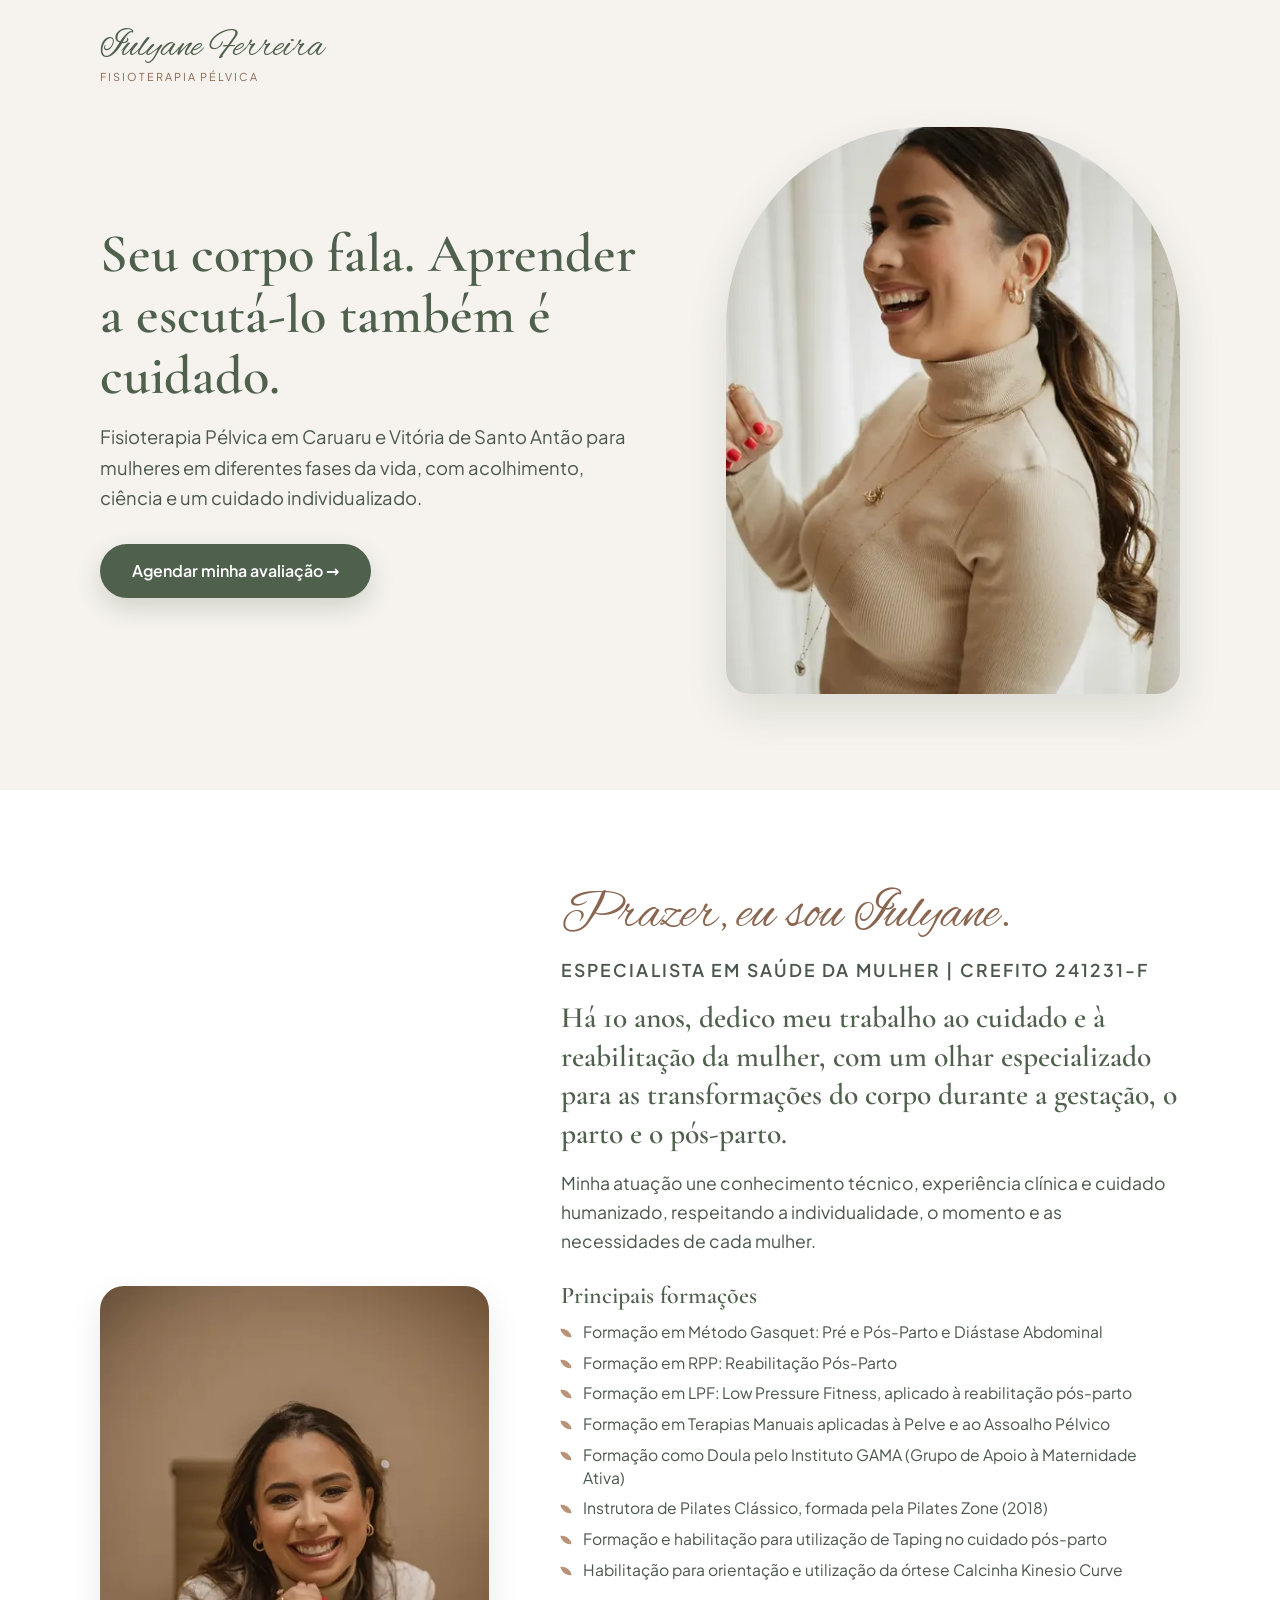
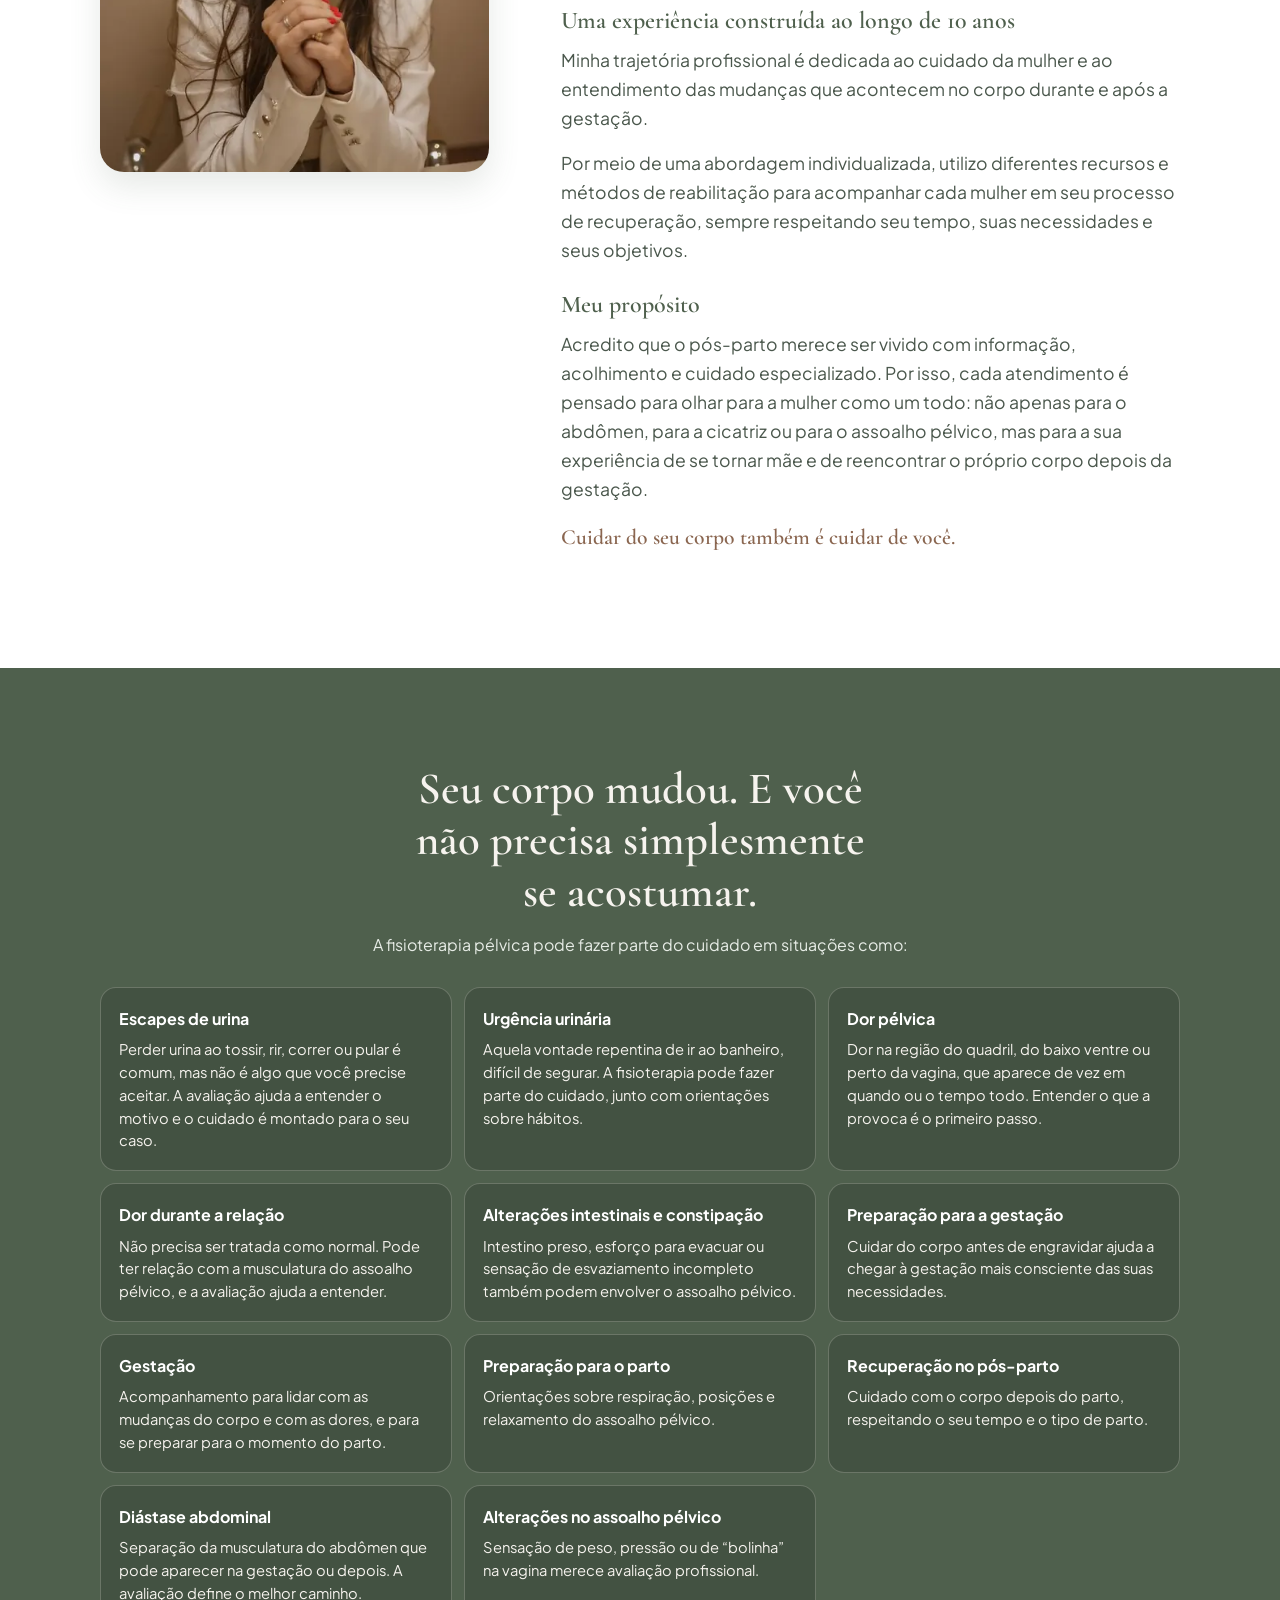
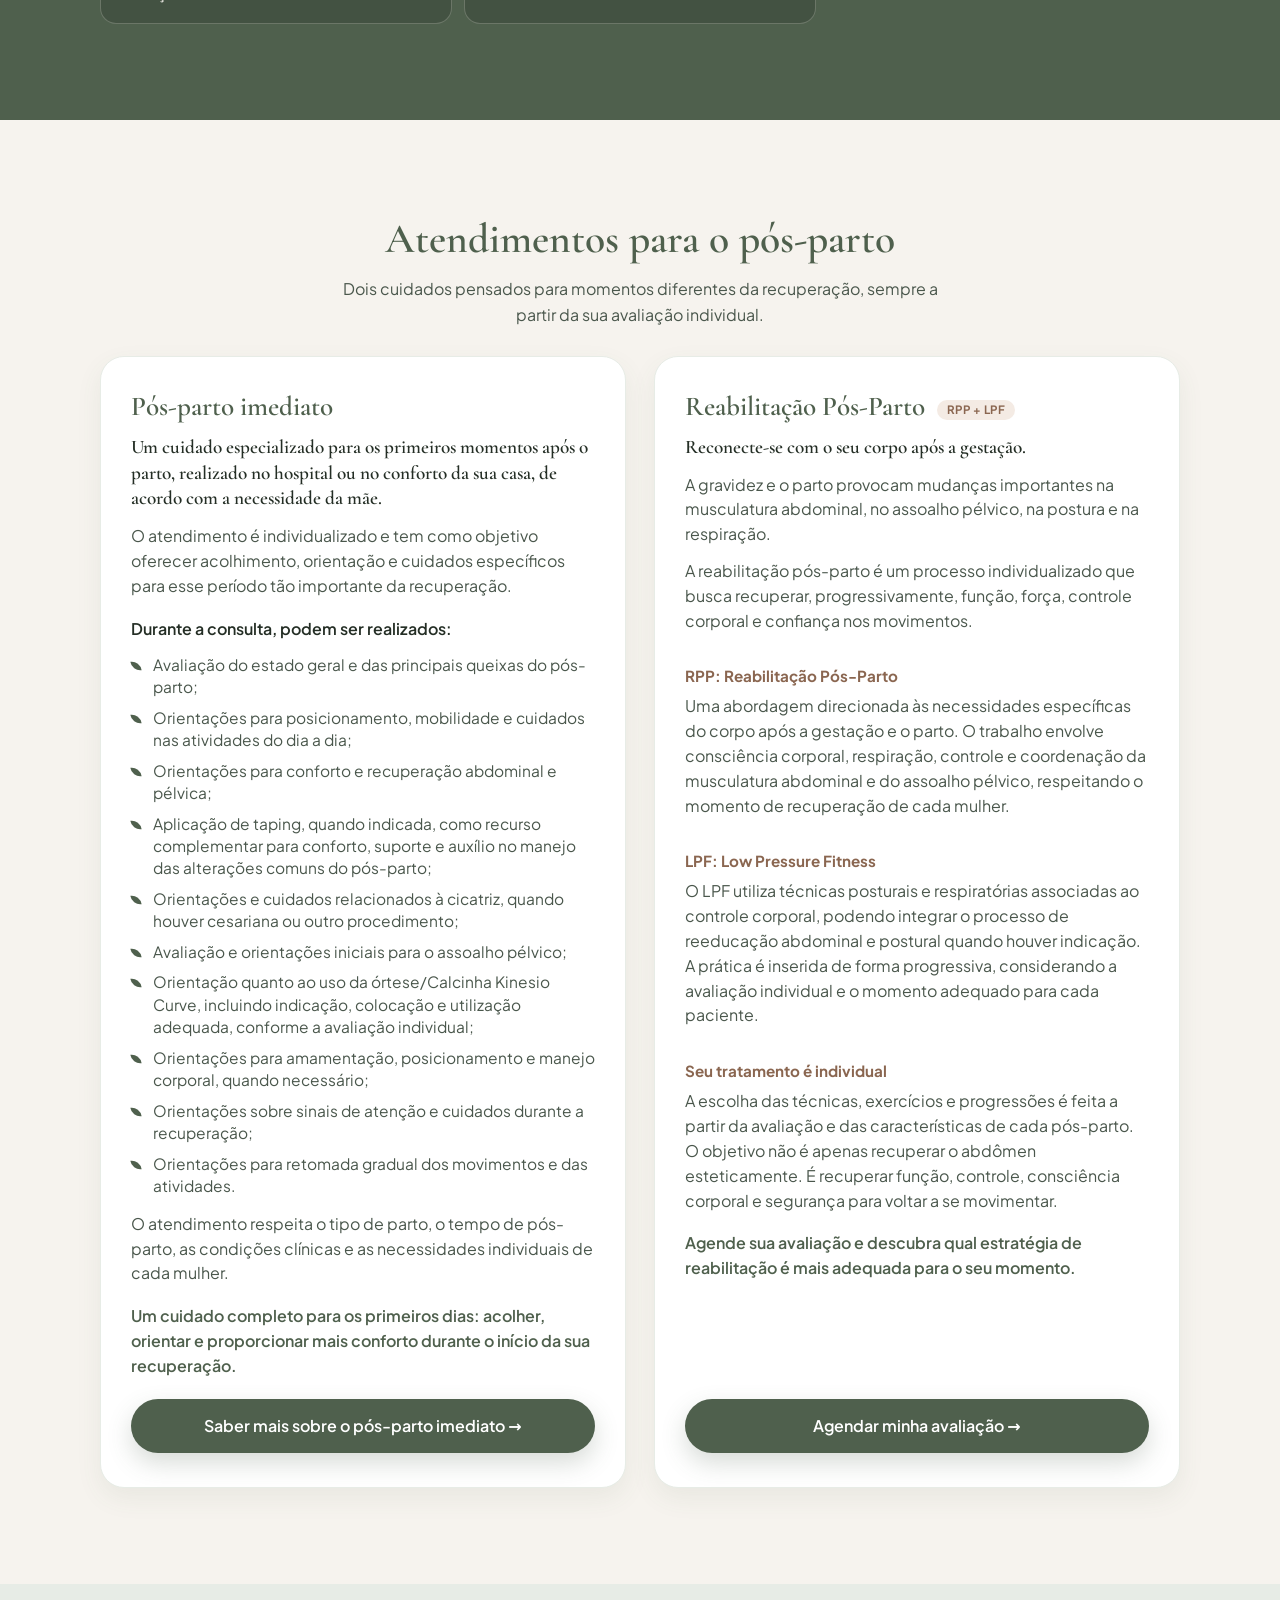
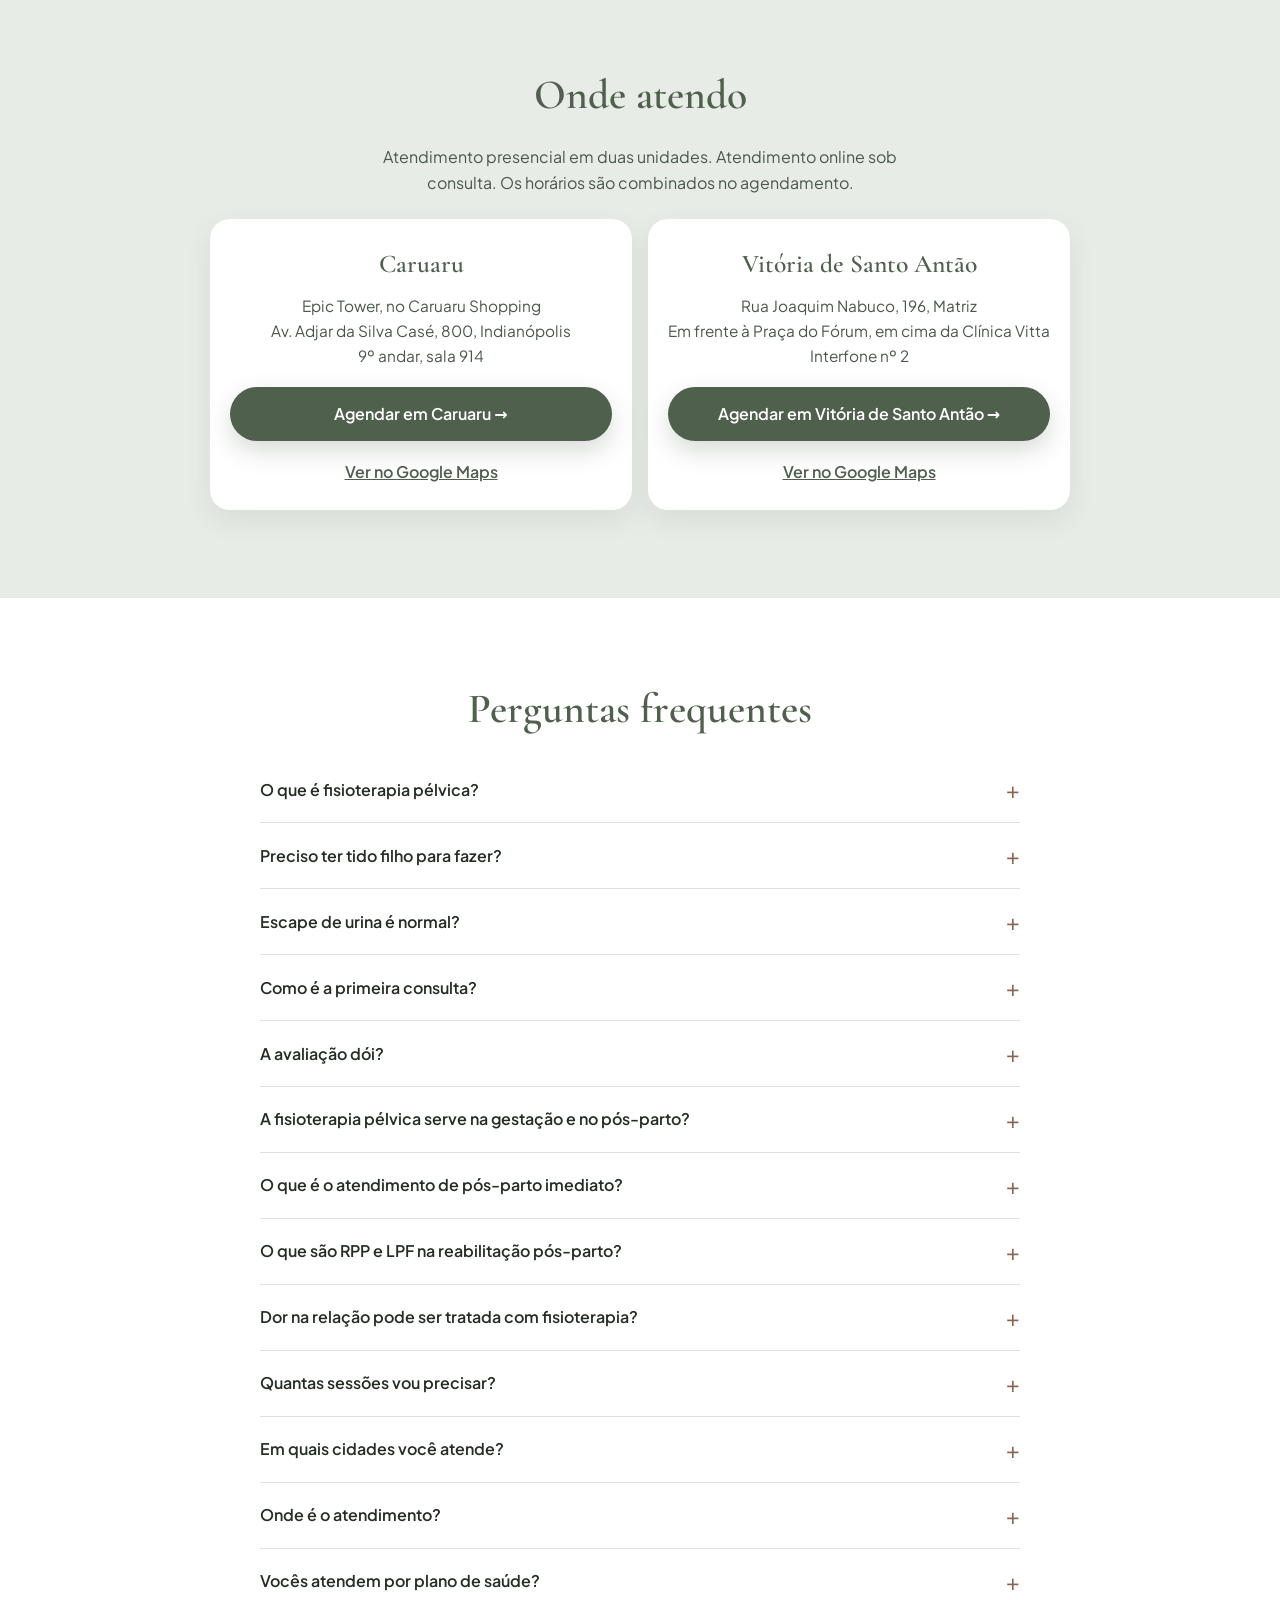
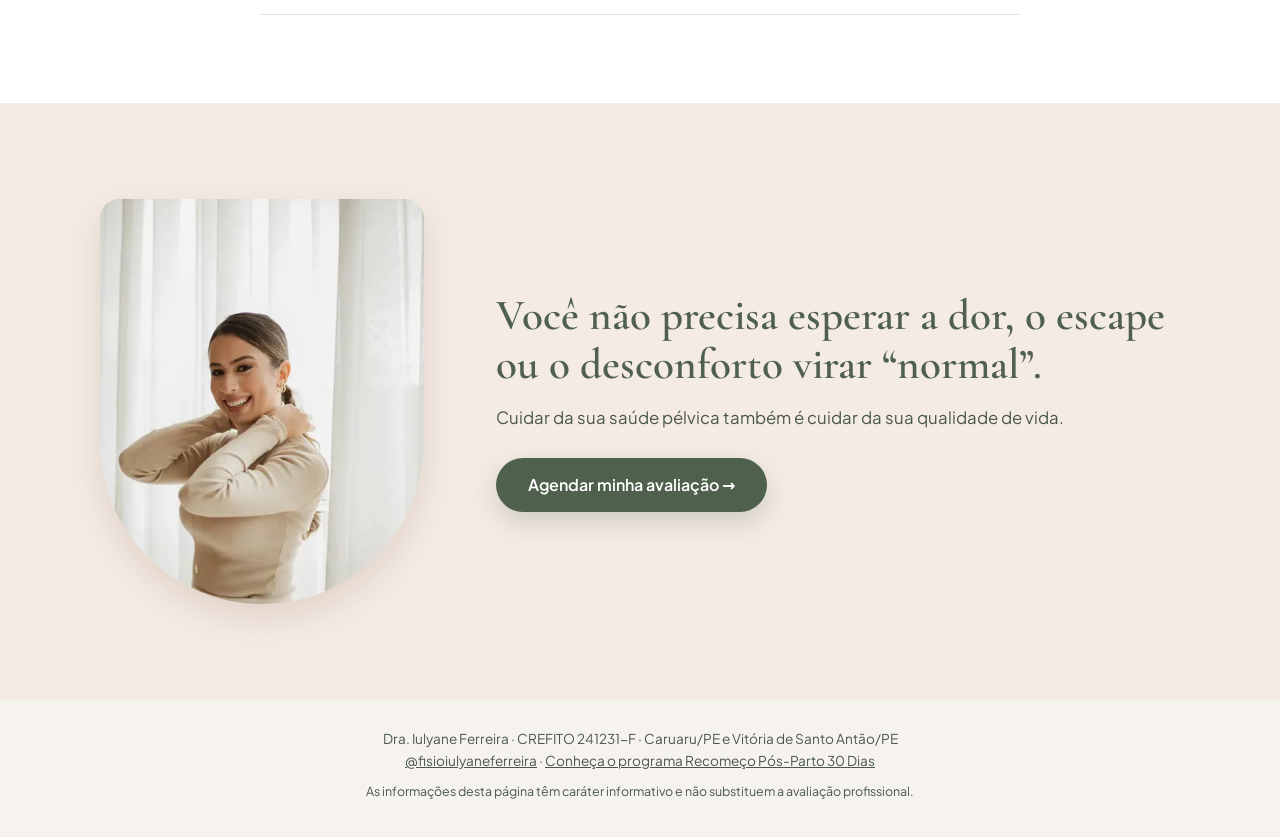
<file: agendamento/index.html>
<!DOCTYPE html>
<html lang="pt-BR">
<head>
  <meta charset="UTF-8">
  <meta name="viewport" content="width=device-width, initial-scale=1.0">

  <title>Fisioterapia Pélvica em Caruaru e Vitória | Dra. Iulyane</title>
  <meta name="description" content="Fisioterapia pélvica em Caruaru e Vitória de Santo Antão para mulheres em várias fases da vida. Cuidado individual, com acolhimento e ciência. Agende.">
  <meta name="author" content="Iulyane Ferreira">
  <meta name="robots" content="index, follow, max-image-preview:large">
  <link rel="canonical" href="https://iuly.vercel.app/agendamento">
  <meta name="theme-color" content="#F6F3EE">

  <meta property="og:locale" content="pt_BR">
  <meta property="og:type" content="website">
  <meta property="og:url" content="https://iuly.vercel.app/agendamento">
  <meta property="og:site_name" content="Dra. Iulyane Ferreira">
  <meta property="og:title" content="Fisioterapia Pélvica em Caruaru e Vitória | Dra. Iulyane">
  <meta property="og:description" content="Fisioterapia pélvica em Caruaru e Vitória de Santo Antão, com acolhimento, ciência e cuidado individualizado. Agende sua avaliação.">
  <meta property="og:image" content="https://iuly.vercel.app/assets/images/agendamento/og-agendamento.jpg">
  <meta property="og:image:width" content="1200">
  <meta property="og:image:height" content="630">
  <meta property="og:image:alt" content="Dra. Iulyane Ferreira, fisioterapeuta pélvica, sorrindo perto de uma janela">
  <meta name="twitter:card" content="summary_large_image">
  <meta name="twitter:title" content="Fisioterapia Pélvica em Caruaru e Vitória | Dra. Iulyane">
  <meta name="twitter:description" content="Fisioterapia pélvica em Caruaru e Vitória de Santo Antão, com acolhimento, ciência e cuidado individualizado.">
  <meta name="twitter:image" content="https://iuly.vercel.app/assets/images/agendamento/og-agendamento.jpg">

  <link rel="icon" type="image/png" sizes="32x32" href="/assets/images/logo_verde.png">
  <link rel="apple-touch-icon" href="/assets/images/logo_verde.png">

  <link rel="preload" as="image" type="image/webp" fetchpriority="high" href="/assets/images/agendamento/iuly-hero-sm.webp" imagesrcset="/assets/images/agendamento/iuly-hero-sm.webp 480w, /assets/images/agendamento/iuly-hero.webp 900w" imagesizes="(min-width: 900px) 470px, 340px">
  <link rel="preload" as="font" type="font/woff2" href="/assets/fonts/cormorant-garamond-600.woff2" crossorigin>
  <link rel="preload" as="font" type="font/woff2" href="/assets/fonts/plus-jakarta-sans.woff2" crossorigin>
  <style>
@font-face{font-family:'Cormorant Garamond';font-style:normal;font-weight:600;font-display:swap;src:url(/assets/fonts/cormorant-garamond-600.woff2) format('woff2')}
@font-face{font-family:'Plus Jakarta Sans';font-style:normal;font-weight:400 700;font-display:swap;src:url(/assets/fonts/plus-jakarta-sans.woff2) format('woff2')}
@font-face{font-family:'Alex Brush';font-style:normal;font-weight:400;font-display:swap;src:url(/assets/fonts/alex-brush-400.woff2) format('woff2')}
/* /agendamento — identidade da LP Recomeço Pós-Parto (sage, nude, creme) */
:root {
  --bg-main: #F6F3EE;
  --bg-surface: #FFFFFF;
  --sage: #4F604D;
  --sage-hover: #3E4D3C;
  --sage-light: #E7ECE6;
  --nude: #B89379;
  --nude-dark: #8A6650;
  --nude-light: #F4EBE4;
  --text-dark: #242E25;
  --text-muted: #4A574C;
  --font-sans: 'Plus Jakarta Sans', system-ui, sans-serif;
  --font-serif: 'Cormorant Garamond', Georgia, serif;
  --font-script: 'Alex Brush', cursive;
}

*, *::before, *::after { box-sizing: border-box; margin: 0; padding: 0; }

html { font-size: 16px; background: var(--bg-main); -webkit-text-size-adjust: 100%; }

body {
  font-family: var(--font-sans);
  color: var(--text-dark);
  background: var(--bg-main);
  line-height: 1.65;
  overflow-x: hidden;
  -webkit-font-smoothing: antialiased;
}

img { max-width: 100%; height: auto; display: block; }
a { color: inherit; }

.container { width: 100%; max-width: 1120px; margin: 0 auto; padding: 0 20px; }

/* Topo */
.topbar { padding: 18px 20px 4px; display: flex; justify-content: center; }
.brand { font-family: var(--font-script); font-size: 2.1rem; line-height: 1; color: var(--sage); text-align: center; }
.brand span { display: block; font-family: var(--font-sans); font-size: 0.68rem; letter-spacing: .18em; text-transform: uppercase; color: var(--nude-dark); margin-top: 6px; }

/* Botão */
.btn {
  display: inline-flex; align-items: center; justify-content: center;
  min-height: 54px; padding: 14px 32px;
  background: var(--sage); color: #fff;
  font-weight: 600; font-size: 1rem; text-decoration: none; text-align: center;
  border-radius: 9999px;
  box-shadow: 0 10px 24px rgba(79, 96, 77, 0.22);
  transition: background .2s, transform .2s;
}
.btn:hover, .btn:focus-visible { background: var(--sage-hover); transform: translateY(-1px); }
.btn:focus-visible { outline: 3px solid var(--nude); outline-offset: 3px; }

/* 1. Hero (mobile first) */
.hero { padding: 20px 0 48px; }
.hero-grid { display: flex; flex-direction: column; gap: 28px; }
.hero-photo { order: -1; }
.hero-photo img {
  width: 100%; max-width: 340px; aspect-ratio: 4 / 5; object-fit: cover; object-position: 50% 18%;
  margin: 0 auto;
  border-radius: 200px 200px 24px 24px;
  box-shadow: 0 18px 40px rgba(79, 96, 77, 0.16);
}
.hero-text { text-align: center; }
h1 {
  font-family: var(--font-serif); font-weight: 600;
  font-size: 2.3rem; line-height: 1.12; color: var(--sage);
  margin-bottom: 16px;
}
.lead { font-size: 1.05rem; color: var(--text-muted); max-width: 34rem; margin: 0 auto 26px; }
.hero-text .btn { width: 100%; max-width: 360px; }

/* 2. Apresentação */
.about { padding: 52px 0; background: var(--bg-surface); }
.about-grid { display: flex; flex-direction: column; gap: 30px; }
.about-photo img {
  width: 100%; max-width: 340px; aspect-ratio: 4 / 5; object-fit: cover; object-position: 50% 30%;
  margin: 0 auto; border-radius: 24px;
  box-shadow: 0 14px 32px rgba(79, 96, 77, 0.14);
}
.about-text p { margin-bottom: 16px; color: var(--text-muted); font-size: 1.02rem; }
.about-text .script { font-family: var(--font-script); font-size: 2.6rem; line-height: 1.1; color: var(--nude-dark); margin-bottom: 10px; }
.about-text .big { font-family: var(--font-serif); font-weight: 600; font-size: 1.5rem; line-height: 1.3; color: var(--sage); }

/* 3. Quando pode ajudar */
.help { padding: 56px 0; background: var(--sage); color: #F6F3EE; }
.help h2 { font-family: var(--font-serif); font-weight: 600; font-size: 2rem; line-height: 1.15; text-align: center; margin-bottom: 14px; }
.help-intro { text-align: center; color: #E7ECE6; margin-bottom: 28px; }
.topics { list-style: none; display: grid; grid-template-columns: 1fr 1fr; gap: 10px; }
.topics li {
  display: flex; align-items: center; gap: 10px;
  padding: 14px 14px; min-height: 64px;
  background: rgba(246, 243, 238, 0.1);
  border: 1px solid rgba(246, 243, 238, 0.22);
  border-radius: 16px;
  font-size: 0.92rem; font-weight: 500; line-height: 1.3;
}
.topics li::before {
  content: ""; flex: 0 0 10px; height: 10px; border-radius: 0 100% 0 100%;
  background: var(--nude); transform: rotate(-8deg);
}

/* Bio ampliada */
.about-text .about-sub { font-family: var(--font-serif); font-weight: 600; font-size: 1.5rem; line-height: 1.2; color: var(--sage); margin: 26px 0 10px; }
.formacoes { list-style: none; display: grid; gap: 8px; margin-bottom: 8px; }
.formacoes li { position: relative; padding-left: 22px; color: var(--text-muted); font-size: 0.98rem; line-height: 1.45; }
.formacoes li::before { content: ""; position: absolute; left: 0; top: 7px; width: 10px; height: 10px; border-radius: 0 100% 0 100%; background: var(--nude); transform: rotate(-8deg); }
.about-text .about-close { font-family: var(--font-serif); font-weight: 600; font-size: 1.35rem; color: var(--nude-dark); margin-top: 6px; }

/* Atendimentos pós-parto */
.services { padding: 56px 0; background: var(--bg-main); }
.services h2 { font-family: var(--font-serif); font-weight: 600; font-size: 2rem; line-height: 1.15; text-align: center; color: var(--sage); margin-bottom: 12px; }
.services-intro { text-align: center; color: var(--text-muted); margin: 0 auto 28px; max-width: 620px; }
.service-cards { display: grid; gap: 20px; grid-template-columns: 1fr; }
.service-card { background: var(--bg-surface); border: 1px solid var(--sage-light); border-radius: 24px; padding: 26px 22px; box-shadow: 0 10px 26px rgba(79, 96, 77, 0.08); display: flex; flex-direction: column; }
.service-card h3 { font-family: var(--font-serif); font-weight: 600; font-size: 1.7rem; line-height: 1.15; color: var(--sage); margin-bottom: 12px; }
.service-tag { display: inline-block; vertical-align: middle; margin-left: 6px; padding: 3px 10px; font-family: var(--font-sans); font-size: 0.72rem; font-weight: 700; letter-spacing: 0.04em; color: var(--nude-dark); background: var(--nude-light); border-radius: 999px; }
.service-card h4 { font-family: var(--font-sans); font-size: 0.95rem; font-weight: 700; color: var(--nude-dark); margin: 18px 0 6px; }
.service-card p { color: var(--text-muted); font-size: 1rem; line-height: 1.55; margin-bottom: 12px; }
.service-card .service-lead { font-family: var(--font-serif); font-size: 1.2rem; line-height: 1.35; color: var(--text-dark); }
.service-card .service-list-title { font-weight: 600; color: var(--text-dark); margin-top: 6px; }
.service-list { list-style: none; display: grid; gap: 8px; margin-bottom: 14px; }
.service-list li { position: relative; padding-left: 22px; color: var(--text-muted); font-size: 0.97rem; line-height: 1.45; }
.service-list li::before { content: ""; position: absolute; left: 0; top: 7px; width: 10px; height: 10px; border-radius: 0 100% 0 100%; background: var(--sage); transform: rotate(-8deg); }
.service-card .service-close { font-weight: 600; color: var(--sage); margin-top: 6px; margin-bottom: 20px; }
.service-card .btn { margin-top: auto; width: 100%; }
@media (min-width: 900px) {
  .services { padding: 96px 0; }
  .services h2 { font-size: 2.6rem; }
  .service-cards { grid-template-columns: 1fr 1fr; gap: 28px; align-items: stretch; }
  .service-card { padding: 34px 30px; }
}

/* 4. Fechamento */
.closing { padding: 56px 0 64px; background: var(--nude-light); }
.closing-grid { display: flex; flex-direction: column; gap: 28px; align-items: center; text-align: center; }
.closing-photo img {
  width: 100%; max-width: 280px; aspect-ratio: 4 / 5; object-fit: cover; object-position: 50% 25%;
  border-radius: 24px 24px 200px 200px;
  box-shadow: 0 14px 32px rgba(138, 102, 80, 0.18);
}
.closing h2 { font-family: var(--font-serif); font-weight: 600; font-size: 2rem; line-height: 1.15; color: var(--sage); margin-bottom: 14px; }
.closing p { color: var(--text-muted); font-size: 1.05rem; margin-bottom: 26px; }
.closing .btn { width: 100%; max-width: 360px; }

/* Rodapé */
.foot { padding: 28px 0 96px; text-align: center; font-size: 0.85rem; color: var(--text-muted); }
.foot a { text-decoration: underline; }
.disclaimer { margin-top: 8px; font-size: 0.78rem;  }

/* Botão fixo (só mobile) */
.sticky-cta {
  position: fixed; left: 0; right: 0; bottom: 0; z-index: 20;
  padding: 10px 16px calc(10px + env(safe-area-inset-bottom));
  background: rgba(246, 243, 238, 0.94);
  backdrop-filter: blur(8px);
  box-shadow: 0 -6px 20px rgba(36, 46, 37, 0.08);
  transform: translateY(110%); transition: transform .3s;
}
.sticky-cta.show { transform: translateY(0); }
.sticky-cta .btn { width: 100%; min-height: 50px; }

@media (prefers-reduced-motion: reduce) {
  .btn, .sticky-cta { transition: none; }
}

/* Desktop */
@media (min-width: 900px) {
  .topbar { padding-top: 28px; justify-content: flex-start; max-width: 1120px; margin: 0 auto; padding-left: 20px; }
  .brand { text-align: left; font-size: 2.4rem; }
  .hero { padding: 40px 0 96px; }
  .hero-grid { flex-direction: row; align-items: center; gap: 64px; }
  .hero-photo { order: 0; flex: 0 0 42%; }
  .hero-photo img { max-width: 100%; }
  .hero-text { text-align: left; flex: 1; }
  .lead { margin: 0 0 30px; font-size: 1.15rem; }
  h1 { font-size: 3.4rem; }
  .hero-text .btn { width: auto; }

  .about { padding: 96px 0; }
  .about-grid { flex-direction: row; align-items: center; gap: 72px; }
  .about-photo { flex: 0 0 36%; }
  .about-photo img { max-width: 100%; }
  .about-text { flex: 1; }
  .about-text .script { font-size: 3.4rem; }
  .about-text .big { font-size: 1.85rem; }
  .about-text p { font-size: 1.1rem; }

  .help { padding: 96px 0; }
  .help h2 { font-size: 2.8rem; max-width: 22ch; margin-left: auto; margin-right: auto; }
  .topics { grid-template-columns: repeat(4, 1fr); gap: 14px; }
  .topics li { font-size: 1rem; padding: 18px; min-height: 84px; }

  .closing { padding: 96px 0; }
  .closing-grid { flex-direction: row; gap: 72px; text-align: left; }
  .closing-photo { flex: 0 0 30%; }
  .closing-photo img { max-width: 100%; }
  .closing-text { flex: 1; }
  .closing h2 { font-size: 2.7rem; }
  .closing .btn { width: auto; }

  .foot { padding-bottom: 36px; }
  .sticky-cta { display: none; }
}
  .creds { font-size: .8rem; letter-spacing: .12em; text-transform: uppercase; color: var(--nude-dark); font-weight: 600; margin-bottom: 14px !important; }
.topics { display: grid !important; grid-template-columns: 1fr !important; gap: 12px !important; }
.topic { background: rgba(0,0,0,.14); border: 1px solid rgba(246,243,238,.22); border-radius: 16px; padding: 18px; }
.topic h3 { font-family: var(--font-sans); font-size: 1rem; font-weight: 700; margin-bottom: 6px; color: #fff; }
.topic p { font-size: .92rem; line-height: 1.55; color: #F6F3EE; }
.faq { padding: 56px 0; background: var(--bg-surface); }
.faq h2, .where h2 { font-family: var(--font-serif); font-weight: 600; font-size: 2rem; line-height: 1.15; color: var(--sage); text-align: center; margin-bottom: 24px; }
.faq-list { max-width: 760px; margin: 0 auto; }
.faq details { border-bottom: 1px solid rgba(79,96,77,.18); padding: 14px 0; }
.faq summary { cursor: pointer; list-style: none; display: flex; justify-content: space-between; gap: 12px; align-items: center; }
.faq summary::-webkit-details-marker { display: none; }
.faq summary::after { content: "+"; font-size: 1.4rem; color: var(--nude-dark); flex: 0 0 auto; }
.faq details[open] summary::after { content: "\2212"; }
.faq summary h3 { font-family: var(--font-sans); font-size: 1rem; font-weight: 600; color: var(--text-dark); }
.faq details p { margin-top: 10px; color: var(--text-muted); }
.where { padding: 56px 0; background: var(--sage-light); text-align: center; }
.where p { max-width: 36rem; margin: 0 auto 22px; color: var(--text-muted); }
.where .btn { width: 100%; max-width: 360px; }
.maplink { margin-top: 18px; display: inline-block; text-decoration: underline; color: var(--sage); font-weight: 600; }
@media (min-width: 640px) { .topics { grid-template-columns: 1fr 1fr !important; } }
@media (min-width: 900px) { .topics { grid-template-columns: repeat(3, 1fr) !important; } .faq, .where { padding: 88px 0; } .faq h2, .where h2 { font-size: 2.6rem; } }
  .where-intro { max-width: 36rem; margin: 0 auto 26px; color: var(--text-muted); }
.units { display: grid; grid-template-columns: 1fr; gap: 16px; max-width: 860px; margin: 0 auto; }
.unit { background: var(--bg-surface); border-radius: 20px; padding: 24px 20px; box-shadow: 0 10px 26px rgba(79,96,77,.1); display: flex; flex-direction: column; align-items: center; }
.unit h3 { font-family: var(--font-serif); font-weight: 600; font-size: 1.6rem; color: var(--sage); margin-bottom: 8px; }
.unit p { margin: 0 auto 18px; color: var(--text-muted); font-size: .96rem; }
.unit .btn { width: 100%; max-width: none; }
@media (min-width: 720px) { .units { grid-template-columns: 1fr 1fr; } }
  </style>

  <!-- Meta Pixel (mesmo pixel da LP) -->
  <script>
    !function(f,b,e,v,n,t,s)
    {if(f.fbq)return;n=f.fbq=function(){n.callMethod?
    n.callMethod.apply(n,arguments):n.queue.push(arguments)};
    if(!f._fbq)f._fbq=n;n.push=n;n.loaded=!0;n.version='2.0';
    n.queue=[];t=b.createElement(e);t.async=!0;
    t.src=v;s=b.getElementsByTagName(e)[0];
    var go=function(){s.parentNode.insertBefore(t,s)};if(document.readyState==='complete'){setTimeout(go,1500)}else{window.addEventListener('load',function(){setTimeout(go,1500)})}}(window, document,'script',
    'https://connect.facebook.net/en_US/fbevents.js');
    fbq('init', '1165787602605585');
    fbq('track', 'PageView');
    fbq('track', 'ViewContent', {content_name: 'Agendamento Fisioterapia Pélvica', content_category: 'Serviço'});
  </script>
  <noscript><img height="1" width="1" style="display:none" alt=""
    src="https://www.facebook.com/tr?id=1165787602605585&ev=PageView&noscript=1"
  /></noscript>

  <script type="application/ld+json">
{
  "@context": "https://schema.org",
  "@graph": [
    {
      "@type": "Person",
      "@id": "https://iuly.vercel.app/agendamento#iulyane",
      "name": "Iulyane Ferreira",
      "jobTitle": "Fisioterapeuta, especialista em saúde da mulher",
      "description": "Fisioterapeuta há 10 anos, com atuação em saúde da mulher, gestação, parto e pós-parto. CREFITO 241231-F.",
      "sameAs": "https://www.instagram.com/fisioiulyaneferreira"
    },
    {
      "@type": "Service",
      "@id": "https://iuly.vercel.app/agendamento#pos-parto-imediato",
      "name": "Pós-parto imediato",
      "serviceType": "Fisioterapia no pós-parto imediato",
      "description": "Cuidado especializado para os primeiros momentos após o parto, no hospital ou em casa, com avaliação individual, orientações de conforto, cicatriz, assoalho pélvico, amamentação e retomada gradual das atividades.",
      "provider": { "@id": "https://iuly.vercel.app/agendamento#iulyane" },
      "areaServed": ["Caruaru", "Vitória de Santo Antão"]
    },
    {
      "@type": "Service",
      "@id": "https://iuly.vercel.app/agendamento#reabilitacao-pos-parto",
      "name": "Reabilitação Pós-Parto (RPP + LPF)",
      "serviceType": "Reabilitação pós-parto",
      "description": "Processo individualizado de reabilitação após a gestação e o parto, com RPP (Reabilitação Pós-Parto) e LPF (Low Pressure Fitness), para recuperar função, força, controle corporal e confiança nos movimentos.",
      "provider": { "@id": "https://iuly.vercel.app/agendamento#iulyane" },
      "areaServed": ["Caruaru", "Vitória de Santo Antão"]
    },
    {
      "@type": [
        "Physiotherapy",
        "LocalBusiness"
      ],
      "@id": "https://iuly.vercel.app/agendamento#unidade-caruaru",
      "name": "Dra. Iulyane Ferreira, Fisioterapia Pélvica",
      "description": "Fisioterapia pélvica em Caruaru e Vitória de Santo Antão para mulheres em diferentes fases da vida, com acolhimento, ciência e cuidado individualizado.",
      "url": "https://iuly.vercel.app/agendamento",
      "image": "https://iuly.vercel.app/assets/images/agendamento/og-agendamento.jpg",
      "telephone": "+5581997120047",
      "address": {
        "@type": "PostalAddress",
        "streetAddress": "Av. Adjar da Silva Casé, 800, Indianópolis, Epic Tower (Caruaru Shopping), 9º andar, sala 914",
        "addressLocality": "Caruaru",
        "addressRegion": "PE",
        "addressCountry": "BR"
      },
      "sameAs": [
        "https://www.instagram.com/fisioiulyaneferreira"
      ],
      "employee": {
        "@id": "https://iuly.vercel.app/agendamento#iulyane"
      }
    },
    {
      "@type": [
        "Physiotherapy",
        "LocalBusiness"
      ],
      "@id": "https://iuly.vercel.app/agendamento#unidade-vitoria",
      "name": "Dra. Iulyane Ferreira, Fisioterapia Pélvica",
      "description": "Fisioterapia pélvica em Caruaru e Vitória de Santo Antão para mulheres em diferentes fases da vida, com acolhimento, ciência e cuidado individualizado.",
      "url": "https://iuly.vercel.app/agendamento",
      "image": "https://iuly.vercel.app/assets/images/agendamento/og-agendamento.jpg",
      "telephone": "+5581997120047",
      "address": {
        "@type": "PostalAddress",
        "streetAddress": "Rua Joaquim Nabuco, 196, Matriz, em frente à Praça do Fórum",
        "addressLocality": "Vitória de Santo Antão",
        "addressRegion": "PE",
        "addressCountry": "BR"
      },
      "sameAs": [
        "https://www.instagram.com/fisioiulyaneferreira"
      ],
      "employee": {
        "@id": "https://iuly.vercel.app/agendamento#iulyane"
      }
    }
  ]
}
  </script>
  <script type="application/ld+json">
{
  "@context": "https://schema.org",
  "@type": "FAQPage",
  "mainEntity": [
    {
      "@type": "Question",
      "name": "O que é fisioterapia pélvica?",
      "acceptedAnswer": {
        "@type": "Answer",
        "text": "É o cuidado com os músculos e as funções da região pélvica, como o controle da urina e do intestino e a vida sexual. A fisioterapeuta avalia o seu caso e monta um plano individual."
      }
    },
    {
      "@type": "Question",
      "name": "Preciso ter tido filho para fazer?",
      "acceptedAnswer": {
        "@type": "Answer",
        "text": "Não. A fisioterapia pélvica atende mulheres em várias fases da vida, com ou sem gestação. O que indica o cuidado é a sua queixa e a avaliação."
      }
    },
    {
      "@type": "Question",
      "name": "Escape de urina é normal?",
      "acceptedAnswer": {
        "@type": "Answer",
        "text": "É comum, mas isso não quer dizer que você precise conviver com ele. Vale fazer uma avaliação para entender a causa e ver se a fisioterapia pode ajudar no seu caso."
      }
    },
    {
      "@type": "Question",
      "name": "Como é a primeira consulta?",
      "acceptedAnswer": {
        "@type": "Answer",
        "text": "A primeira avaliação dura cerca de 1h a 1h30. Começa com uma conversa sobre seus sintomas, sua rotina e sua história. Depois vem a avaliação física e a definição do plano de cuidado."
      }
    },
    {
      "@type": "Question",
      "name": "A avaliação dói?",
      "acceptedAnswer": {
        "@type": "Answer",
        "text": "Ela é feita com respeito aos seus limites, com conversa antes e explicação de cada passo. Você pode pedir para parar a qualquer momento."
      }
    },
    {
      "@type": "Question",
      "name": "A fisioterapia pélvica serve na gestação e no pós-parto?",
      "acceptedAnswer": {
        "@type": "Answer",
        "text": "Pode fazer parte do cuidado nas duas fases: na preparação para o parto, durante a gestação e na recuperação depois do parto, incluindo a diástase abdominal. Cada caso é avaliado individualmente."
      }
    },
    {
      "@type": "Question",
      "name": "O que é o atendimento de pós-parto imediato?",
      "acceptedAnswer": {
        "@type": "Answer",
        "text": "É um cuidado especializado para os primeiros momentos após o parto, feito no hospital ou na sua casa, de acordo com a necessidade da mãe. Inclui avaliação, orientações de conforto, posicionamento e mobilidade, cuidados com a cicatriz, orientações para o assoalho pélvico e para a amamentação, e o uso de taping ou da órtese Calcinha Kinesio Curve quando indicados."
      }
    },
    {
      "@type": "Question",
      "name": "O que são RPP e LPF na reabilitação pós-parto?",
      "acceptedAnswer": {
        "@type": "Answer",
        "text": "RPP é a Reabilitação Pós-Parto, um trabalho de consciência corporal, respiração e controle da musculatura abdominal e do assoalho pélvico. LPF é o Low Pressure Fitness, que usa técnicas posturais e respiratórias e entra de forma progressiva, quando há indicação. A escolha das técnicas é feita na avaliação, de forma individual."
      }
    },
    {
      "@type": "Question",
      "name": "Dor na relação pode ser tratada com fisioterapia?",
      "acceptedAnswer": {
        "@type": "Answer",
        "text": "A dor durante a relação tem causas variadas, e a fisioterapia pélvica pode fazer parte do cuidado. A avaliação individual mostra o que está envolvido no seu caso."
      }
    },
    {
      "@type": "Question",
      "name": "Quantas sessões vou precisar?",
      "acceptedAnswer": {
        "@type": "Answer",
        "text": "Depende da sua queixa e de como você responde ao cuidado. Na avaliação, a fisioterapeuta explica o plano e a frequência que fazem sentido para você."
      }
    },
    {
      "@type": "Question",
      "name": "Em quais cidades você atende?",
      "acceptedAnswer": {
        "@type": "Answer",
        "text": "Atendo em Caruaru e em Vitória de Santo Antão, em Pernambuco. Você escolhe a unidade na hora de chamar no WhatsApp."
      }
    },
    {
      "@type": "Question",
      "name": "Onde é o atendimento?",
      "acceptedAnswer": {
        "@type": "Answer",
        "text": "O atendimento é presencial em duas unidades: no Epic Tower, no Caruaru Shopping, 9º andar, sala 914, em Caruaru, e na Rua Joaquim Nabuco, 196, Matriz, em Vitória de Santo Antão. O atendimento online é feito sob consulta."
      }
    },
    {
      "@type": "Question",
      "name": "Vocês atendem por plano de saúde?",
      "acceptedAnswer": {
        "@type": "Answer",
        "text": "Não. O atendimento é particular. Para saber valores e horários, fale com a gente pelo WhatsApp."
      }
    }
  ]
}
  </script>
</head>
<body>
  <header class="topbar">
    <p class="brand">Iulyane Ferreira <span>Fisioterapia Pélvica</span></p>
  </header>

  <main>
    <!-- 1. Primeira tela -->
    <section class="hero">
      <div class="container hero-grid">
        <div class="hero-text">
          <h1>Seu corpo fala. Aprender a escutá-lo também é cuidado.</h1>
          <p class="lead">Fisioterapia Pélvica em Caruaru e Vitória de Santo Antão para mulheres em diferentes fases da vida, com acolhimento, ciência e um cuidado individualizado.</p>
          <a class="btn js-wa" href="https://wa.me/5581997120047?text=Ol%C3%A1%2C%20Iulyane!%20Vim%20pelo%20seu%20site%20e%20quero%20agendar%20minha%20avalia%C3%A7%C3%A3o%20de%20fisioterapia%20p%C3%A9lvica." target="_blank" rel="noopener" data-local="hero">Agendar minha avaliação →</a>
        </div>
        <div class="hero-photo">
          <img src="/assets/images/agendamento/iuly-hero-sm.webp" srcset="/assets/images/agendamento/iuly-hero-sm.webp 480w, /assets/images/agendamento/iuly-hero.webp 900w" sizes="(min-width: 900px) 470px, 340px" alt="Dra. Iulyane Ferreira, fisioterapeuta pélvica, sorrindo ao lado de uma cortina clara" width="900" height="1350" fetchpriority="high">
        </div>
      </div>
    </section>

    <!-- 2. Apresentação -->
    <section class="about">
      <div class="container about-grid">
        <div class="about-photo">
          <img src="/assets/images/agendamento/iuly-apresentacao-sm.webp" srcset="/assets/images/agendamento/iuly-apresentacao-sm.webp 480w, /assets/images/agendamento/iuly-apresentacao.webp 900w" sizes="(min-width: 900px) 400px, 340px" alt="Iulyane em seu consultório, sorrindo com as mãos entrelaçadas" width="900" height="1350" loading="lazy">
        </div>
        <div class="about-text">
          <p class="script">Prazer, eu sou Iulyane.</p>
          <p class="creds">Especialista em Saúde da Mulher | CREFITO 241231-F</p>
          <p class="big">Há 10 anos, dedico meu trabalho ao cuidado e à reabilitação da mulher, com um olhar especializado para as transformações do corpo durante a gestação, o parto e o pós-parto.</p>
          <p>Minha atuação une conhecimento técnico, experiência clínica e cuidado humanizado, respeitando a individualidade, o momento e as necessidades de cada mulher.</p>
          <h2 class="about-sub">Principais formações</h2>
          <ul class="formacoes">
            <li>Formação em Método Gasquet: Pré e Pós-Parto e Diástase Abdominal</li>
            <li>Formação em RPP: Reabilitação Pós-Parto</li>
            <li>Formação em LPF: Low Pressure Fitness, aplicado à reabilitação pós-parto</li>
            <li>Formação em Terapias Manuais aplicadas à Pelve e ao Assoalho Pélvico</li>
            <li>Formação como Doula pelo Instituto GAMA (Grupo de Apoio à Maternidade Ativa)</li>
            <li>Instrutora de Pilates Clássico, formada pela Pilates Zone (2018)</li>
            <li>Formação e habilitação para utilização de Taping no cuidado pós-parto</li>
            <li>Habilitação para orientação e utilização da órtese Calcinha Kinesio Curve</li>
          </ul>
          <h2 class="about-sub">Uma experiência construída ao longo de 10 anos</h2>
          <p>Minha trajetória profissional é dedicada ao cuidado da mulher e ao entendimento das mudanças que acontecem no corpo durante e após a gestação.</p>
          <p>Por meio de uma abordagem individualizada, utilizo diferentes recursos e métodos de reabilitação para acompanhar cada mulher em seu processo de recuperação, sempre respeitando seu tempo, suas necessidades e seus objetivos.</p>
          <h2 class="about-sub">Meu propósito</h2>
          <p>Acredito que o pós-parto merece ser vivido com informação, acolhimento e cuidado especializado. Por isso, cada atendimento é pensado para olhar para a mulher como um todo: não apenas para o abdômen, para a cicatriz ou para o assoalho pélvico, mas para a sua experiência de se tornar mãe e de reencontrar o próprio corpo depois da gestação.</p>
          <p class="about-close">Cuidar do seu corpo também é cuidar de você.</p>
        </div>
      </div>
    </section>

    <!-- 3. Quando pode ajudar -->
    <section class="help">
      <div class="container">
        <h2>Seu corpo mudou. E você não precisa simplesmente se acostumar.</h2>
        <p class="help-intro">A fisioterapia pélvica pode fazer parte do cuidado em situações como:</p>
        <div class="topics">
          <article class="topic"><h3>Escapes de urina</h3><p>Perder urina ao tossir, rir, correr ou pular é comum, mas não é algo que você precise aceitar. A avaliação ajuda a entender o motivo e o cuidado é montado para o seu caso.</p></article>
          <article class="topic"><h3>Urgência urinária</h3><p>Aquela vontade repentina de ir ao banheiro, difícil de segurar. A fisioterapia pode fazer parte do cuidado, junto com orientações sobre hábitos.</p></article>
          <article class="topic"><h3>Dor pélvica</h3><p>Dor na região do quadril, do baixo ventre ou perto da vagina, que aparece de vez em quando ou o tempo todo. Entender o que a provoca é o primeiro passo.</p></article>
          <article class="topic"><h3>Dor durante a relação</h3><p>Não precisa ser tratada como normal. Pode ter relação com a musculatura do assoalho pélvico, e a avaliação ajuda a entender.</p></article>
          <article class="topic"><h3>Alterações intestinais e constipação</h3><p>Intestino preso, esforço para evacuar ou sensação de esvaziamento incompleto também podem envolver o assoalho pélvico.</p></article>
          <article class="topic"><h3>Preparação para a gestação</h3><p>Cuidar do corpo antes de engravidar ajuda a chegar à gestação mais consciente das suas necessidades.</p></article>
          <article class="topic"><h3>Gestação</h3><p>Acompanhamento para lidar com as mudanças do corpo e com as dores, e para se preparar para o momento do parto.</p></article>
          <article class="topic"><h3>Preparação para o parto</h3><p>Orientações sobre respiração, posições e relaxamento do assoalho pélvico.</p></article>
          <article class="topic"><h3>Recuperação no pós-parto</h3><p>Cuidado com o corpo depois do parto, respeitando o seu tempo e o tipo de parto.</p></article>
          <article class="topic"><h3>Diástase abdominal</h3><p>Separação da musculatura do abdômen que pode aparecer na gestação ou depois. A avaliação define o melhor caminho.</p></article>
          <article class="topic"><h3>Alterações no assoalho pélvico</h3><p>Sensação de peso, pressão ou de “bolinha” na vagina merece avaliação profissional.</p></article>
        </div>
      </div>
    </section>

    <!-- Atendimentos pós-parto -->
    <section class="services" id="posparto">
      <div class="container">
        <h2>Atendimentos para o pós-parto</h2>
        <p class="services-intro">Dois cuidados pensados para momentos diferentes da recuperação, sempre a partir da sua avaliação individual.</p>
        <div class="service-cards">
          <article class="service-card" id="posparto-imediato">
            <h3>Pós-parto imediato</h3>
            <p class="service-lead">Um cuidado especializado para os primeiros momentos após o parto, realizado no hospital ou no conforto da sua casa, de acordo com a necessidade da mãe.</p>
            <p>O atendimento é individualizado e tem como objetivo oferecer acolhimento, orientação e cuidados específicos para esse período tão importante da recuperação.</p>
            <p class="service-list-title">Durante a consulta, podem ser realizados:</p>
            <ul class="service-list">
              <li>Avaliação do estado geral e das principais queixas do pós-parto;</li>
              <li>Orientações para posicionamento, mobilidade e cuidados nas atividades do dia a dia;</li>
              <li>Orientações para conforto e recuperação abdominal e pélvica;</li>
              <li>Aplicação de taping, quando indicada, como recurso complementar para conforto, suporte e auxílio no manejo das alterações comuns do pós-parto;</li>
              <li>Orientações e cuidados relacionados à cicatriz, quando houver cesariana ou outro procedimento;</li>
              <li>Avaliação e orientações iniciais para o assoalho pélvico;</li>
              <li>Orientação quanto ao uso da órtese/Calcinha Kinesio Curve, incluindo indicação, colocação e utilização adequada, conforme a avaliação individual;</li>
              <li>Orientações para amamentação, posicionamento e manejo corporal, quando necessário;</li>
              <li>Orientações sobre sinais de atenção e cuidados durante a recuperação;</li>
              <li>Orientações para retomada gradual dos movimentos e das atividades.</li>
            </ul>
            <p>O atendimento respeita o tipo de parto, o tempo de pós-parto, as condições clínicas e as necessidades individuais de cada mulher.</p>
            <p class="service-close">Um cuidado completo para os primeiros dias: acolher, orientar e proporcionar mais conforto durante o início da sua recuperação.</p>
            <a class="btn js-wa" href="https://wa.me/5581997120047?text=Ol%C3%A1%2C%20Iulyane%21%20Vim%20pelo%20seu%20site%20e%20quero%20saber%20mais%20sobre%20o%20atendimento%20de%20p%C3%B3s-parto%20imediato." target="_blank" rel="noopener" data-local="posparto-imediato">Saber mais sobre o pós-parto imediato →</a>
          </article>

          <article class="service-card" id="reabilitacao-posparto">
            <h3>Reabilitação Pós-Parto <span class="service-tag">RPP + LPF</span></h3>
            <p class="service-lead">Reconecte-se com o seu corpo após a gestação.</p>
            <p>A gravidez e o parto provocam mudanças importantes na musculatura abdominal, no assoalho pélvico, na postura e na respiração.</p>
            <p>A reabilitação pós-parto é um processo individualizado que busca recuperar, progressivamente, função, força, controle corporal e confiança nos movimentos.</p>
            <h4>RPP: Reabilitação Pós-Parto</h4>
            <p>Uma abordagem direcionada às necessidades específicas do corpo após a gestação e o parto. O trabalho envolve consciência corporal, respiração, controle e coordenação da musculatura abdominal e do assoalho pélvico, respeitando o momento de recuperação de cada mulher.</p>
            <h4>LPF: Low Pressure Fitness</h4>
            <p>O LPF utiliza técnicas posturais e respiratórias associadas ao controle corporal, podendo integrar o processo de reeducação abdominal e postural quando houver indicação. A prática é inserida de forma progressiva, considerando a avaliação individual e o momento adequado para cada paciente.</p>
            <h4>Seu tratamento é individual</h4>
            <p>A escolha das técnicas, exercícios e progressões é feita a partir da avaliação e das características de cada pós-parto. O objetivo não é apenas recuperar o abdômen esteticamente. É recuperar função, controle, consciência corporal e segurança para voltar a se movimentar.</p>
            <p class="service-close">Agende sua avaliação e descubra qual estratégia de reabilitação é mais adequada para o seu momento.</p>
            <a class="btn js-wa" href="https://wa.me/5581997120047?text=Ol%C3%A1%2C%20Iulyane%21%20Vim%20pelo%20seu%20site%20e%20quero%20agendar%20uma%20avalia%C3%A7%C3%A3o%20de%20reabilita%C3%A7%C3%A3o%20p%C3%B3s-parto%20%28RPP%20%2B%20LPF%29." target="_blank" rel="noopener" data-local="rpp-lpf">Agendar minha avaliação →</a>
          </article>
        </div>
      </div>
    </section>

    <!-- Onde atendo -->
    <section class="where">
      <div class="container">
        <h2>Onde atendo</h2>
        <p class="where-intro">Atendimento presencial em duas unidades. Atendimento online sob consulta. Os horários são combinados no agendamento.</p>
        <div class="units">
          <article class="unit">
            <h3>Caruaru</h3>
            <p>Epic Tower, no Caruaru Shopping<br>Av. Adjar da Silva Casé, 800, Indianópolis<br>9º andar, sala 914</p>
            <a class="btn js-wa" href="https://wa.me/5581997120047?text=Ol%C3%A1%2C%20Iulyane%21%20Vim%20pelo%20seu%20site%20e%20quero%20agendar%20minha%20avalia%C3%A7%C3%A3o%20de%20fisioterapia%20p%C3%A9lvica%20na%20unidade%20de%20Caruaru." target="_blank" rel="noopener" data-local="unidade-caruaru">Agendar em Caruaru →</a>
            <a class="maplink" href="https://www.google.com/maps/search/?api=1&amp;query=Epic+Tower+Caruaru+Shopping%2C+Av.+Adjar+da+Silva+Cas%C3%A9%2C+800%2C+Indian%C3%B3polis%2C+Caruaru%2C+PE" target="_blank" rel="noopener">Ver no Google Maps</a>
          </article>
          <article class="unit">
            <h3>Vitória de Santo Antão</h3>
            <p>Rua Joaquim Nabuco, 196, Matriz<br>Em frente à Praça do Fórum, em cima da Clínica Vitta<br>Interfone nº 2</p>
            <a class="btn js-wa" href="https://wa.me/5581997120047?text=Ol%C3%A1%2C%20Iulyane%21%20Vim%20pelo%20seu%20site%20e%20quero%20agendar%20minha%20avalia%C3%A7%C3%A3o%20de%20fisioterapia%20p%C3%A9lvica%20na%20unidade%20de%20Vit%C3%B3ria%20de%20Santo%20Ant%C3%A3o." target="_blank" rel="noopener" data-local="unidade-vitoria">Agendar em Vitória de Santo Antão →</a>
            <a class="maplink" href="https://www.google.com/maps/search/?api=1&amp;query=Rua+Joaquim+Nabuco%2C+196%2C+Matriz%2C+Vit%C3%B3ria+de+Santo+Ant%C3%A3o%2C+PE" target="_blank" rel="noopener">Ver no Google Maps</a>
          </article>
        </div>
      </div>
    </section>

    <!-- FAQ -->
    <section class="faq">
      <div class="container">
        <h2>Perguntas frequentes</h2>
        <div class="faq-list">
          <details><summary><h3>O que é fisioterapia pélvica?</h3></summary><p>É o cuidado com os músculos e as funções da região pélvica, como o controle da urina e do intestino e a vida sexual. A fisioterapeuta avalia o seu caso e monta um plano individual.</p></details>
          <details><summary><h3>Preciso ter tido filho para fazer?</h3></summary><p>Não. A fisioterapia pélvica atende mulheres em várias fases da vida, com ou sem gestação. O que indica o cuidado é a sua queixa e a avaliação.</p></details>
          <details><summary><h3>Escape de urina é normal?</h3></summary><p>É comum, mas isso não quer dizer que você precise conviver com ele. Vale fazer uma avaliação para entender a causa e ver se a fisioterapia pode ajudar no seu caso.</p></details>
          <details><summary><h3>Como é a primeira consulta?</h3></summary><p>A primeira avaliação dura cerca de 1h a 1h30. Começa com uma conversa sobre seus sintomas, sua rotina e sua história. Depois vem a avaliação física e a definição do plano de cuidado.</p></details>
          <details><summary><h3>A avaliação dói?</h3></summary><p>Ela é feita com respeito aos seus limites, com conversa antes e explicação de cada passo. Você pode pedir para parar a qualquer momento.</p></details>
          <details><summary><h3>A fisioterapia pélvica serve na gestação e no pós-parto?</h3></summary><p>Pode fazer parte do cuidado nas duas fases: na preparação para o parto, durante a gestação e na recuperação depois do parto, incluindo a diástase abdominal. Cada caso é avaliado individualmente.</p></details>
          <details><summary><h3>O que é o atendimento de pós-parto imediato?</h3></summary><p>É um cuidado especializado para os primeiros momentos após o parto, feito no hospital ou na sua casa, de acordo com a necessidade da mãe. Inclui avaliação, orientações de conforto, posicionamento e mobilidade, cuidados com a cicatriz, orientações para o assoalho pélvico e para a amamentação, e o uso de taping ou da órtese Calcinha Kinesio Curve quando indicados.</p></details>
          <details><summary><h3>O que são RPP e LPF na reabilitação pós-parto?</h3></summary><p>RPP é a Reabilitação Pós-Parto, um trabalho de consciência corporal, respiração e controle da musculatura abdominal e do assoalho pélvico. LPF é o Low Pressure Fitness, que usa técnicas posturais e respiratórias e entra de forma progressiva, quando há indicação. A escolha das técnicas é feita na avaliação, de forma individual.</p></details>
          <details><summary><h3>Dor na relação pode ser tratada com fisioterapia?</h3></summary><p>A dor durante a relação tem causas variadas, e a fisioterapia pélvica pode fazer parte do cuidado. A avaliação individual mostra o que está envolvido no seu caso.</p></details>
          <details><summary><h3>Quantas sessões vou precisar?</h3></summary><p>Depende da sua queixa e de como você responde ao cuidado. Na avaliação, a fisioterapeuta explica o plano e a frequência que fazem sentido para você.</p></details>
          <details><summary><h3>Em quais cidades você atende?</h3></summary><p>Atendo em Caruaru e em Vitória de Santo Antão, em Pernambuco. Você escolhe a unidade na hora de chamar no WhatsApp.</p></details>
          <details><summary><h3>Onde é o atendimento?</h3></summary><p>O atendimento é presencial em duas unidades: no Epic Tower, no Caruaru Shopping, 9º andar, sala 914, em Caruaru, e na Rua Joaquim Nabuco, 196, Matriz, em Vitória de Santo Antão. O atendimento online é feito sob consulta.</p></details>
          <details><summary><h3>Vocês atendem por plano de saúde?</h3></summary><p>Não. O atendimento é particular. Para saber valores e horários, fale com a gente pelo WhatsApp.</p></details>
        </div>
      </div>
    </section>

    <!-- 4. Fechamento -->
    <section class="closing">
      <div class="container closing-grid">
        <div class="closing-photo">
          <img src="/assets/images/agendamento/iuly-fechamento-sm.webp" srcset="/assets/images/agendamento/iuly-fechamento-sm.webp 420w, /assets/images/agendamento/iuly-fechamento.webp 800w" sizes="(min-width: 900px) 340px, 280px" alt="Iulyane sorrindo, com as mãos perto do ombro, junto a uma janela com cortinas" width="800" height="1200" loading="lazy">
        </div>
        <div class="closing-text">
          <h2>Você não precisa esperar a dor, o escape ou o desconforto virar “normal”.</h2>
          <p>Cuidar da sua saúde pélvica também é cuidar da sua qualidade de vida.</p>
          <a class="btn js-wa" href="https://wa.me/5581997120047?text=Ol%C3%A1%2C%20Iulyane!%20Vim%20pelo%20seu%20site%20e%20quero%20agendar%20minha%20avalia%C3%A7%C3%A3o%20de%20fisioterapia%20p%C3%A9lvica." target="_blank" rel="noopener" data-local="fechamento">Agendar minha avaliação →</a>
        </div>
      </div>
    </section>
  </main>

  <footer class="foot">
    <div class="container">
      <p>Dra. Iulyane Ferreira · CREFITO 241231-F · Caruaru/PE e Vitória de Santo Antão/PE</p>
      <p><a href="https://www.instagram.com/fisioiulyaneferreira/" target="_blank" rel="noopener">@fisioiulyaneferreira</a> · <a href="/">Conheça o programa Recomeço Pós-Parto 30 Dias</a></p>
      <p class="disclaimer">As informações desta página têm caráter informativo e não substituem a avaliação profissional.</p>
    </div>
  </footer>

  <div class="sticky-cta" id="sticky-cta" aria-hidden="true">
    <a class="btn js-wa" href="https://wa.me/5581997120047?text=Ol%C3%A1%2C%20Iulyane!%20Vim%20pelo%20seu%20site%20e%20quero%20agendar%20minha%20avalia%C3%A7%C3%A3o%20de%20fisioterapia%20p%C3%A9lvica." target="_blank" rel="noopener" data-local="sticky" tabindex="-1">Agendar minha avaliação →</a>
  </div>

  <script src="/agendamento/agendamento.js" defer></script>
</body>
</html>
</file>
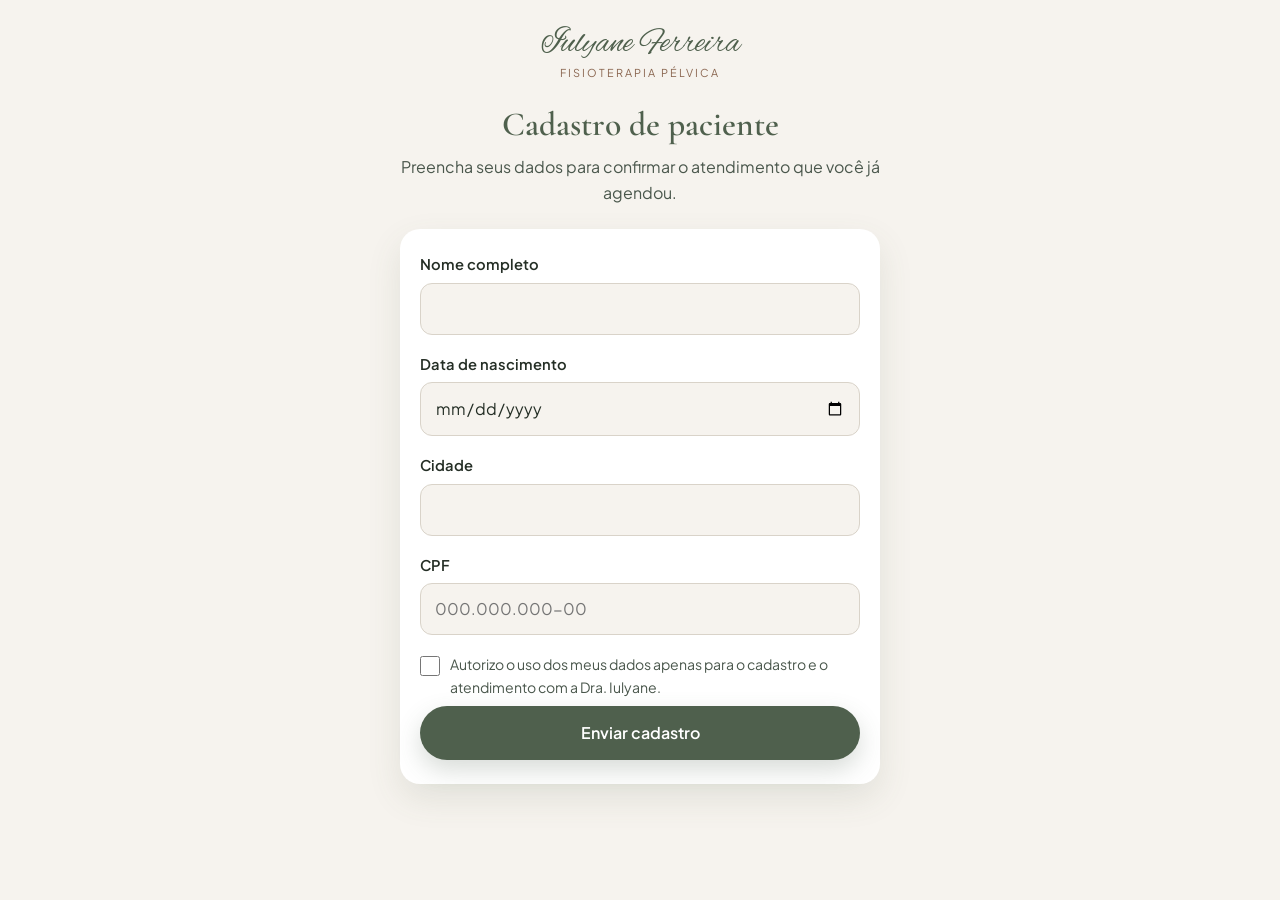
<file: cadastro/index.html>
<!DOCTYPE html>
<html lang="pt-BR">
<head>
  <meta charset="UTF-8">
  <meta name="viewport" content="width=device-width, initial-scale=1.0">
  <title>Cadastro de paciente | Dra. Iulyane Ferreira</title>
  <meta name="description" content="Cadastro de pacientes com atendimento já agendado com a Dra. Iulyane Ferreira.">
  <meta name="robots" content="noindex, nofollow">
  <meta name="theme-color" content="#F6F3EE">
  <link rel="icon" type="image/png" sizes="32x32" href="/assets/images/logo_verde.png">
  <link rel="preload" as="font" type="font/woff2" href="/assets/fonts/cormorant-garamond-600.woff2" crossorigin>
  <link rel="preload" as="font" type="font/woff2" href="/assets/fonts/plus-jakarta-sans.woff2" crossorigin>
  <style>
@font-face{font-family:'Cormorant Garamond';font-style:normal;font-weight:600;font-display:swap;src:url(/assets/fonts/cormorant-garamond-600.woff2) format('woff2')}
@font-face{font-family:'Plus Jakarta Sans';font-style:normal;font-weight:400 700;font-display:swap;src:url(/assets/fonts/plus-jakarta-sans.woff2) format('woff2')}
@font-face{font-family:'Alex Brush';font-style:normal;font-weight:400;font-display:swap;src:url(/assets/fonts/alex-brush-400.woff2) format('woff2')}
:root {
  --bg-main: #F6F3EE; --bg-surface: #FFFFFF;
  --sage: #4F604D; --sage-hover: #3E4D3C;
  --nude: #B89379; --nude-dark: #8A6650;
  --text-dark: #242E25; --text-muted: #4A574C; --error: #A3392F;
  --font-sans: 'Plus Jakarta Sans', system-ui, sans-serif;
  --font-serif: 'Cormorant Garamond', Georgia, serif;
  --font-script: 'Alex Brush', cursive;
}
*, *::before, *::after { box-sizing: border-box; margin: 0; padding: 0; }
html { background: var(--bg-main); -webkit-text-size-adjust: 100%; }
body { font-family: var(--font-sans); color: var(--text-dark); background: var(--bg-main); line-height: 1.6; -webkit-font-smoothing: antialiased; min-height: 100vh; }
.wrap { max-width: 520px; margin: 0 auto; padding: 28px 20px 48px; }
.brand { font-family: var(--font-script); font-size: 2.1rem; line-height: 1; color: var(--sage); text-align: center; }
.brand span { display: block; font-family: var(--font-sans); font-size: .68rem; letter-spacing: .18em; text-transform: uppercase; color: var(--nude-dark); margin-top: 6px; }
h1 { font-family: var(--font-serif); font-weight: 600; font-size: 2.1rem; line-height: 1.12; color: var(--sage); text-align: center; margin: 28px 0 10px; }
.lead { text-align: center; color: var(--text-muted); margin-bottom: 24px; }
form, .done { position: relative; background: var(--bg-surface); border-radius: 20px; padding: 24px 20px; box-shadow: 0 14px 34px rgba(79,96,77,.12); }
.field { margin-bottom: 18px; }
label { display: block; font-weight: 600; font-size: .92rem; margin-bottom: 6px; }
input[type=text], input[type=date], input[type=tel] {
  width: 100%; min-height: 52px; padding: 12px 14px; font: inherit; font-size: 1rem; color: var(--text-dark);
  background: var(--bg-main); border: 1.5px solid #D9D3C9; border-radius: 12px;
}
input:focus-visible { outline: 3px solid var(--nude); outline-offset: 1px; border-color: var(--sage); }
input[aria-invalid=true] { border-color: var(--error); }
.err { color: var(--error); font-size: .85rem; margin-top: 5px; }
.consent { display: flex; gap: 10px; align-items: flex-start; font-size: .88rem; color: var(--text-muted); margin-bottom: 20px; }
.consent input { width: 20px; height: 20px; margin-top: 3px; accent-color: var(--sage); flex: none; }
.consent label { font-weight: 400; font-size: inherit; margin: 0; }
.hp { position: absolute; left: -9999px; width: 1px; height: 1px; overflow: hidden; }
.btn { width: 100%; min-height: 54px; padding: 14px 32px; background: var(--sage); color: #fff; font: inherit; font-weight: 600; font-size: 1rem; border: 0; border-radius: 9999px; cursor: pointer; box-shadow: 0 10px 24px rgba(79,96,77,.22); transition: background .2s; }
.btn:hover, .btn:focus-visible { background: var(--sage-hover); }
.btn:focus-visible { outline: 3px solid var(--nude); outline-offset: 3px; }
.btn[disabled] { opacity: .65; cursor: wait; }
.form-error { color: var(--error); text-align: center; font-size: .92rem; margin-top: 14px; }
.done { text-align: center; }
.done h2 { font-family: var(--font-serif); font-size: 1.8rem; color: var(--sage); margin-bottom: 8px; }
.done p { color: var(--text-muted); }
[hidden] { display: none !important; }
  </style>

  <!-- Meta Pixel -->
  <script>
    !function(f,b,e,v,n,t,s)
    {if(f.fbq)return;n=f.fbq=function(){n.callMethod?
    n.callMethod.apply(n,arguments):n.queue.push(arguments)};
    if(!f._fbq)f._fbq=n;n.push=n;n.loaded=!0;n.version='2.0';
    n.queue=[];t=b.createElement(e);t.async=!0;
    t.src=v;s=b.getElementsByTagName(e)[0];
    s.parentNode.insertBefore(t,s)}(window, document,'script',
    'https://connect.facebook.net/en_US/fbevents.js');
    fbq('init', '1165787602605585');
    fbq('track', 'PageView');
  </script>
  <noscript><img height="1" width="1" style="display:none"
    src="https://www.facebook.com/tr?id=1165787602605585&ev=PageView&noscript=1"
  /></noscript>
</head>
<body>
  <main class="wrap">
    <div class="brand">Iulyane Ferreira<span>Fisioterapia pélvica</span></div>

    <div id="formArea">
      <h1>Cadastro de paciente</h1>
      <p class="lead">Preencha seus dados para confirmar o atendimento que você já agendou.</p>

      <form id="cadastro" novalidate>
        <div class="field">
          <label for="nome">Nome completo</label>
          <input type="text" id="nome" name="nome" autocomplete="name" required maxlength="120">
          <div class="err" id="err-nome" role="alert"></div>
        </div>
        <div class="field">
          <label for="nascimento">Data de nascimento</label>
          <input type="date" id="nascimento" name="nascimento" autocomplete="bday" required min="1900-01-01">
          <div class="err" id="err-nascimento" role="alert"></div>
        </div>
        <div class="field">
          <label for="cidade">Cidade</label>
          <input type="text" id="cidade" name="cidade" autocomplete="address-level2" required maxlength="80">
          <div class="err" id="err-cidade" role="alert"></div>
        </div>
        <div class="field">
          <label for="cpf">CPF</label>
          <input type="tel" id="cpf" name="cpf" inputmode="numeric" autocomplete="off" placeholder="000.000.000-00" required maxlength="14">
          <div class="err" id="err-cpf" role="alert"></div>
        </div>

        <div class="hp" aria-hidden="true">
          <label for="website">Não preencha este campo</label>
          <input type="text" id="website" name="website" tabindex="-1" autocomplete="off">
        </div>

        <div class="consent">
          <input type="checkbox" id="aceite" name="aceite" required>
          <label for="aceite">Autorizo o uso dos meus dados apenas para o cadastro e o atendimento com a Dra. Iulyane.</label>
        </div>
        <div class="err" id="err-aceite" role="alert" style="margin:-12px 0 16px"></div>

        <button type="submit" class="btn" id="enviar">Enviar cadastro</button>
        <p class="form-error" id="form-error" role="alert" hidden></p>
      </form>
    </div>

    <section class="done" id="done" hidden aria-live="polite">
      <h2>Cadastro recebido</h2>
      <p>Obrigada! Seus dados foram enviados. Nos vemos no dia do seu atendimento.</p>
    </section>
  </main>
  <script src="/cadastro/cadastro.js" defer></script>
</body>
</html>
</file>
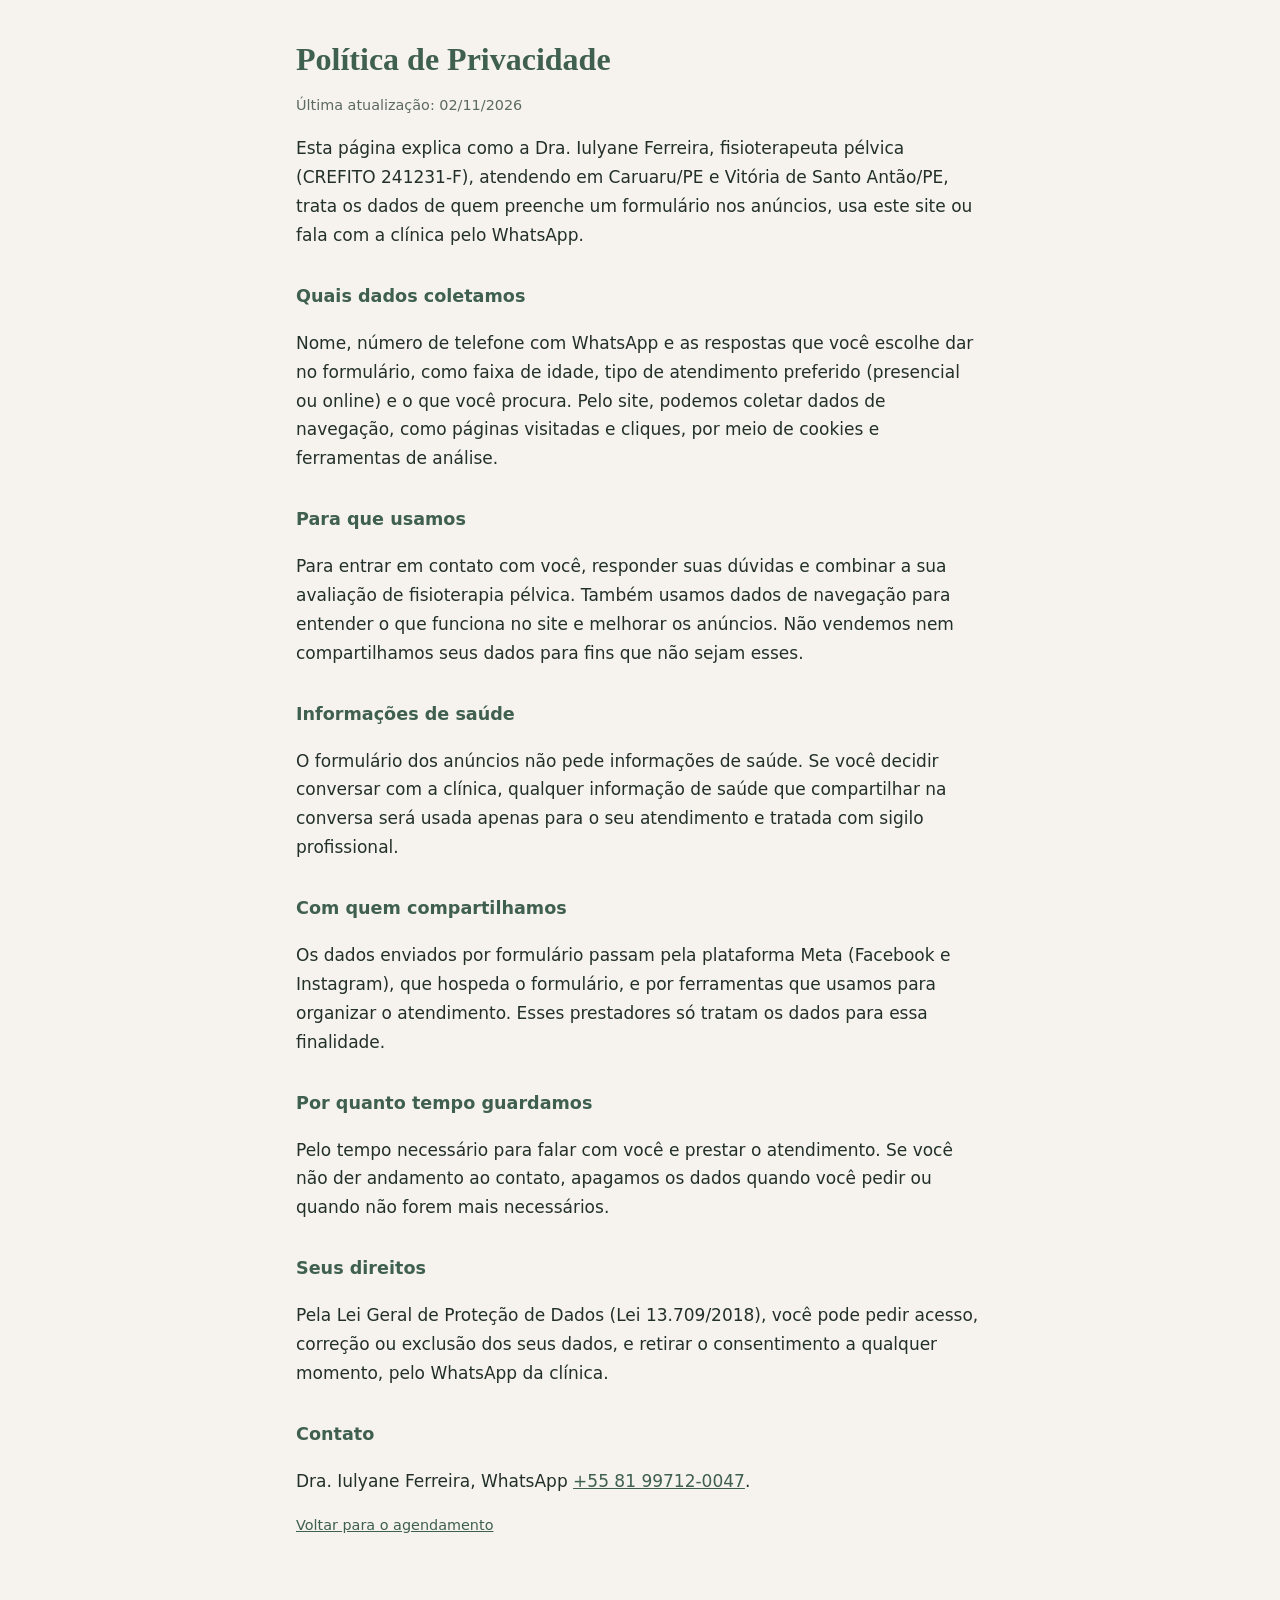
<file: politica-de-privacidade/index.html>
<!DOCTYPE html>
<html lang="pt-BR">
<head>
  <meta charset="UTF-8">
  <meta name="viewport" content="width=device-width, initial-scale=1.0">
  <title>Política de Privacidade | Dra. Iulyane Ferreira</title>
  <meta name="description" content="Como a Dra. Iulyane Ferreira, fisioterapeuta pélvica, coleta, usa e protege os dados de quem preenche formulários ou entra em contato.">
  <meta name="robots" content="index, follow">
  <link rel="canonical" href="https://iuly.vercel.app/politica-de-privacidade">
  <meta name="theme-color" content="#F6F3EE">
  <link rel="icon" type="image/png" sizes="32x32" href="/assets/images/logo_verde.png">
  <style>
    :root { --bg:#F6F3EE; --fg:#23302a; --accent:#3f5f4f; --muted:#5c6a62; }
    @media (prefers-color-scheme: dark) { :root { --bg:#1b221e; --fg:#ebe9e3; --accent:#9cc2ae; --muted:#a7b3ac; } }
    * { box-sizing: border-box; }
    body { margin:0; background:var(--bg); color:var(--fg); font:17px/1.7 system-ui, sans-serif; }
    main { max-width:720px; margin:0 auto; padding:40px 16px 64px; }
    h1 { font:600 2rem/1.2 Georgia, serif; color:var(--accent); margin:0 0 8px; }
    h2 { font-size:1.1rem; margin:32px 0 8px; color:var(--accent); }
    .muted { color:var(--muted); font-size:.9rem; }
    a { color:var(--accent); }
  </style>

  <!-- Meta Pixel -->
  <script>
    !function(f,b,e,v,n,t,s)
    {if(f.fbq)return;n=f.fbq=function(){n.callMethod?
    n.callMethod.apply(n,arguments):n.queue.push(arguments)};
    if(!f._fbq)f._fbq=n;n.push=n;n.loaded=!0;n.version='2.0';
    n.queue=[];t=b.createElement(e);t.async=!0;
    t.src=v;s=b.getElementsByTagName(e)[0];
    s.parentNode.insertBefore(t,s)}(window, document,'script',
    'https://connect.facebook.net/en_US/fbevents.js');
    fbq('init', '1165787602605585');
    fbq('track', 'PageView');
  </script>
  <noscript><img height="1" width="1" style="display:none"
    src="https://www.facebook.com/tr?id=1165787602605585&ev=PageView&noscript=1"
  /></noscript>
</head>
<body>
  <main>
    <h1>Política de Privacidade</h1>
    <p class="muted">Última atualização: 02/11/2026</p>

    <p>Esta página explica como a Dra. Iulyane Ferreira, fisioterapeuta pélvica (CREFITO 241231-F), atendendo em Caruaru/PE e Vitória de Santo Antão/PE, trata os dados de quem preenche um formulário nos anúncios, usa este site ou fala com a clínica pelo WhatsApp.</p>

    <h2>Quais dados coletamos</h2>
    <p>Nome, número de telefone com WhatsApp e as respostas que você escolhe dar no formulário, como faixa de idade, tipo de atendimento preferido (presencial ou online) e o que você procura. Pelo site, podemos coletar dados de navegação, como páginas visitadas e cliques, por meio de cookies e ferramentas de análise.</p>

    <h2>Para que usamos</h2>
    <p>Para entrar em contato com você, responder suas dúvidas e combinar a sua avaliação de fisioterapia pélvica. Também usamos dados de navegação para entender o que funciona no site e melhorar os anúncios. Não vendemos nem compartilhamos seus dados para fins que não sejam esses.</p>

    <h2>Informações de saúde</h2>
    <p>O formulário dos anúncios não pede informações de saúde. Se você decidir conversar com a clínica, qualquer informação de saúde que compartilhar na conversa será usada apenas para o seu atendimento e tratada com sigilo profissional.</p>

    <h2>Com quem compartilhamos</h2>
    <p>Os dados enviados por formulário passam pela plataforma Meta (Facebook e Instagram), que hospeda o formulário, e por ferramentas que usamos para organizar o atendimento. Esses prestadores só tratam os dados para essa finalidade.</p>

    <h2>Por quanto tempo guardamos</h2>
    <p>Pelo tempo necessário para falar com você e prestar o atendimento. Se você não der andamento ao contato, apagamos os dados quando você pedir ou quando não forem mais necessários.</p>

    <h2>Seus direitos</h2>
    <p>Pela Lei Geral de Proteção de Dados (Lei 13.709/2018), você pode pedir acesso, correção ou exclusão dos seus dados, e retirar o consentimento a qualquer momento, pelo WhatsApp da clínica.</p>

    <h2>Contato</h2>
    <p>Dra. Iulyane Ferreira, WhatsApp <a href="https://wa.me/5581997120047">+55 81 99712-0047</a>.</p>

    <p class="muted"><a href="/agendamento">Voltar para o agendamento</a></p>
  </main>
</body>
</html>
</file>
<file: styles.css>
/* ==========================================================================
   RECOMEÇO PÓS-PARTO 30 DIAS - IDENTIDADE VISUAL OFICIAL DRA. IULYANE FERREIRA
   Palette: Sage Green (#4F604D), Warm Terracotta Nude (#B89379), Cream/Off-White (#F6F3EE)
   Typography: Plus Jakarta Sans, Cormorant Garamond, Alex Brush (Signature Script)
   ========================================================================== */

:root {
  /* Official Brand Palette from Reference Image */
  --bg-main: #F6F3EE;
  --bg-surface: #FFFFFF;
  --bg-surface-trans: rgba(255, 255, 255, 0.85);

  --accent-sage: #4F604D;
  --accent-sage-hover: #3E4D3C;
  --accent-sage-light: #E7ECE6;
  --accent-sage-tint: rgba(79, 96, 77, 0.08);

  --accent-nude: #B89379;
  --accent-nude-dark: #9C7860;
  --accent-nude-light: #F4EBE4;

  --text-dark: #242E25;
  --text-muted: #5E6D60;
  --text-light: #F6F3EE;

  --border-light: rgba(79, 96, 77, 0.12);
  --border-sage: rgba(79, 96, 77, 0.25);
  --border-nude: rgba(184, 147, 121, 0.3);

  --font-heading: 'Plus Jakarta Sans', system-ui, sans-serif;
  --font-serif: 'Cormorant Garamond', Georgia, serif;
  --font-script: 'Alex Brush', cursive, sans-serif;

  --container-max: 1140px;
  --radius-sm: 8px;
  --radius-md: 14px;
  --radius-lg: 24px;
  --radius-pill: 9999px;

  --shadow-card: 0 10px 30px rgba(79, 96, 77, 0.06);
  --shadow-hover: 0 15px 35px rgba(79, 96, 77, 0.12);
}

/* Reset & Base */
*, *::before, *::after {
  box-sizing: border-box;
  margin: 0;
  padding: 0;
}

html {
  scroll-behavior: smooth;
  font-size: 16px;
  background-color: var(--bg-main);
  color: var(--text-dark);
  font-family: var(--font-heading);
  -webkit-font-smoothing: antialiased;
  overflow-x: hidden;
}

body {
  overflow-x: hidden;
  line-height: 1.65;
  background-color: var(--bg-main);
  background-image: radial-gradient(circle at 90% 10%, rgba(79, 96, 77, 0.03) 0%, transparent 40%),
                    radial-gradient(circle at 10% 80%, rgba(184, 147, 121, 0.04) 0%, transparent 40%);
}

img {
  max-width: 100%;
  height: auto;
  display: block;
}

a {
  color: inherit;
  text-decoration: none;
}

.container {
  width: 100%;
  max-width: var(--container-max);
  margin: 0 auto;
  padding: 0 1.5rem;
  box-sizing: border-box;
}

/* Typography Classes */
.font-script {
  font-family: var(--font-script);
  font-weight: 400;
  color: var(--accent-sage);
  font-size: 1.4em;
  line-height: 1.2;
}

.title-script-accent {
  font-size: 1.6em;
  color: var(--accent-nude);
}

.font-serif {
  font-family: var(--font-serif);
}

.text-nude {
  color: var(--accent-nude);
}

.text-sage {
  color: var(--accent-sage);
}

/* Top Announcement Bar */
.top-bar {
  background: var(--accent-sage);
  color: #FFFFFF;
  text-align: center;
  padding: 0.65rem 1rem;
  font-size: 0.825rem;
  font-weight: 600;
  letter-spacing: 0.03em;
  position: relative;
  z-index: 100;
}

.top-bar-inner {
  display: flex;
  align-items: center;
  justify-content: center;
  gap: 0.75rem;
  flex-wrap: wrap;
}

.pulse-dot {
  width: 7px;
  height: 7px;
  background-color: var(--accent-nude-light);
  border-radius: 50%;
  display: inline-block;
  box-shadow: 0 0 8px #FFFFFF;
  animation: pulse-glow 2s infinite;
}

@keyframes pulse-glow {
  0% { opacity: 1; transform: scale(1); }
  50% { opacity: 0.4; transform: scale(1.3); }
  100% { opacity: 1; transform: scale(1); }
}

.countdown-box {
  background: rgba(255, 255, 255, 0.18);
  padding: 0.2rem 0.6rem;
  border-radius: 4px;
  font-family: monospace;
  font-size: 0.875rem;
  color: #FFFFFF;
}

/* Site Header */
.site-header {
  position: sticky;
  top: 0;
  z-index: 90;
  background: rgba(246, 243, 238, 0.92);
  backdrop-filter: blur(16px);
  border-bottom: 1px solid var(--border-light);
  padding: 0.85rem 0;
}

.nav-wrapper {
  display: flex;
  align-items: center;
  justify-content: space-between;
}

.brand-logo {
  display: flex;
  align-items: center;
  gap: 0.75rem;
}

.brand-logo img {
  width: 42px;
  height: 42px;
  border-radius: 50%;
  border: 1.5px solid var(--accent-sage);
  object-fit: cover;
}

.brand-signature {
  font-family: var(--font-script);
  font-size: 1.75rem;
  color: var(--accent-sage);
  line-height: 1;
  display: flex;
  flex-direction: column;
}

.brand-signature span {
  font-family: var(--font-heading);
  font-size: 0.65rem;
  color: var(--text-muted);
  font-weight: 700;
  text-transform: uppercase;
  letter-spacing: 0.1em;
  margin-top: -4px;
}

.nav-cta {
  background: var(--accent-sage);
  color: #FFFFFF;
  padding: 0.6rem 1.35rem;
  border-radius: var(--radius-pill);
  font-weight: 700;
  font-size: 0.825rem;
  letter-spacing: 0.04em;
  border: none;
  cursor: pointer;
  transition: all 0.3s ease;
  box-shadow: 0 4px 15px rgba(79, 96, 77, 0.2);
}

.nav-cta:hover {
  background: var(--accent-sage-hover);
  transform: translateY(-1px);
}

/* Primary Button */
.btn-primary {
  display: inline-flex;
  align-items: center;
  justify-content: center;
  gap: 0.75rem;
  background: var(--accent-sage);
  color: #FFFFFF;
  font-family: var(--font-heading);
  font-weight: 700;
  font-size: 1.05rem;
  padding: 1.15rem 2.25rem;
  border-radius: var(--radius-pill);
  text-transform: uppercase;
  letter-spacing: 0.05em;
  border: none;
  cursor: pointer;
  width: 100%;
  max-width: 500px;
  box-shadow: 0 10px 25px rgba(79, 96, 77, 0.25);
  transition: all 0.3s ease;
  text-align: center;
}

.btn-primary:hover {
  background: var(--accent-sage-hover);
  transform: translateY(-2px);
  box-shadow: 0 15px 35px rgba(79, 96, 77, 0.35);
}

.badge-tag {
  display: inline-flex;
  align-items: center;
  gap: 0.5rem;
  background: var(--accent-sage-light);
  border: 1px solid var(--border-sage);
  color: var(--accent-sage);
  padding: 0.4rem 1.1rem;
  border-radius: var(--radius-pill);
  font-size: 0.825rem;
  font-weight: 700;
  letter-spacing: 0.04em;
  text-transform: uppercase;
  margin-bottom: 1.25rem;
}

/* SECTION 1 — HERO */
.hero-section {
  position: relative;
  padding: 4.5rem 0 5.5rem 0;
  overflow: hidden;
}

.hero-grid {
  display: grid;
  grid-template-columns: 1.15fr 0.85fr;
  gap: 3.5rem;
  align-items: center;
}

.hero-title {
  font-family: var(--font-heading);
  font-size: 2.85rem;
  font-weight: 700;
  line-height: 1.18;
  margin-bottom: 1.25rem;
  color: var(--text-dark);
}

.hero-subtitle {
  font-size: 1.075rem;
  color: var(--text-muted);
  line-height: 1.7;
  margin-bottom: 2.25rem;
}

.hero-img-frame {
  position: relative;
  border-radius: 140px 140px 24px 24px;
  padding: 8px;
  background: #FFFFFF;
  box-shadow: 0 20px 45px rgba(79, 96, 77, 0.12);
  border: 1px solid var(--border-sage);
}

.hero-img-frame img {
  width: 100%;
  max-width: 420px;
  border-radius: 132px 132px 18px 18px;
  object-fit: cover;
}

/* Floating Badges */
.float-card {
  position: absolute;
  background: #FFFFFF;
  border: 1px solid var(--border-sage);
  padding: 0.75rem 1.1rem;
  border-radius: var(--radius-md);
  box-shadow: var(--shadow-hover);
  display: flex;
  align-items: center;
  gap: 0.75rem;
  font-size: 0.825rem;
  font-weight: 700;
  color: var(--text-dark);
  z-index: 2;
}

.float-card-1 { top: 12%; left: -25px; }
.float-card-2 { bottom: 10%; right: -25px; }

.float-icon {
  width: 34px;
  height: 34px;
  border-radius: 50%;
  background: var(--accent-sage);
  color: #FFFFFF;
  display: flex;
  align-items: center;
  justify-content: center;
  flex-shrink: 0;
}

/* SECTION 2 — A DOR */
.section-padding {
  padding: 5.5rem 0;
  position: relative;
}

.section-header {
  text-align: center;
  max-width: 780px;
  margin: 0 auto 3.5rem auto;
}

.section-title {
  font-family: var(--font-heading);
  font-size: 2.35rem;
  font-weight: 700;
  line-height: 1.25;
  margin-bottom: 1rem;
  color: var(--text-dark);
}

.section-subtitle {
  font-size: 1.075rem;
  color: var(--text-muted);
}

.pain-grid {
  display: grid;
  grid-template-columns: repeat(3, 1fr);
  gap: 1.5rem;
}

.pain-card {
  background: var(--bg-surface);
  border: 1px solid var(--border-light);
  border-radius: var(--radius-md);
  padding: 2rem 1.75rem;
  box-shadow: var(--shadow-card);
  transition: all 0.3s ease;
  display: flex;
  align-items: flex-start;
  gap: 1.1rem;
}

.pain-card:hover {
  border-color: var(--accent-sage);
  transform: translateY(-4px);
  box-shadow: var(--shadow-hover);
}

/* Checked Sage Badges inspired directly by the reference image */
.sage-check-badge {
  width: 34px;
  height: 34px;
  border-radius: 50%;
  background: var(--accent-sage);
  color: #FFFFFF;
  display: flex;
  align-items: center;
  justify-content: center;
  flex-shrink: 0;
  margin-top: 2px;
}

.pain-card p {
  font-size: 0.95rem;
  color: var(--text-dark);
  line-height: 1.6;
}

.pain-highlight-box {
  margin-top: 3.5rem;
  background: var(--accent-nude-light);
  border: 1px solid var(--accent-nude);
  border-radius: var(--radius-md);
  padding: 2rem;
  text-align: center;
  font-family: var(--font-heading);
  font-size: 1.35rem;
  font-weight: 700;
  color: var(--accent-nude-dark);
}

/* SECTION 3 — A VIRADA */
.turning-grid {
  display: grid;
  grid-template-columns: 1fr 1fr;
  gap: 3.5rem;
  align-items: center;
}

.physiology-box {
  background: var(--bg-surface);
  border: 1px solid var(--border-light);
  border-radius: var(--radius-md);
  padding: 2.25rem;
  box-shadow: var(--shadow-card);
}

.physiology-list {
  list-style: none;
  display: flex;
  flex-direction: column;
  gap: 1.1rem;
  margin-top: 1.25rem;
}

.physiology-list li {
  display: flex;
  align-items: flex-start;
  gap: 1rem;
  font-size: 0.95rem;
  color: var(--text-dark);
}

.physiology-num {
  width: 28px;
  height: 28px;
  border-radius: 50%;
  background: var(--accent-sage-light);
  color: var(--accent-sage);
  display: flex;
  align-items: center;
  justify-content: center;
  font-size: 0.8rem;
  font-weight: 800;
  flex-shrink: 0;
}

.vs-comparison {
  display: grid;
  grid-template-columns: 1fr 1fr;
  gap: 1.5rem;
  margin-top: 3.5rem;
}

.vs-card {
  padding: 2rem;
  border-radius: var(--radius-md);
  border: 1px solid var(--border-light);
}

.vs-wrong {
  background: rgba(217, 83, 79, 0.06);
  border-color: rgba(217, 83, 79, 0.2);
}

.vs-wrong h4 {
  color: #C9302C;
  font-family: var(--font-heading);
  font-size: 0.95rem;
  font-weight: 800;
  letter-spacing: 0.05em;
  margin-bottom: 0.75rem;
  display: flex;
  align-items: center;
  gap: 0.5rem;
}

.vs-right {
  background: var(--accent-sage-light);
  border-color: var(--accent-sage);
}

.vs-right h4 {
  color: var(--accent-sage);
  font-family: var(--font-heading);
  font-size: 0.95rem;
  font-weight: 800;
  letter-spacing: 0.05em;
  margin-bottom: 0.75rem;
  display: flex;
  align-items: center;
  gap: 0.5rem;
}

.vs-card p {
  font-size: 0.925rem;
  color: var(--text-dark);
  line-height: 1.6;
}

/* SECTION 4 — A SOLUÇÃO & SECTION 5 — MODULES */
.solution-banner {
  background: #FFFFFF;
  border: 1px solid var(--border-sage);
  border-radius: var(--radius-lg);
  padding: 3.5rem 2.5rem;
  text-align: center;
  margin-bottom: 4rem;
  box-shadow: var(--shadow-card);
}

.solution-title {
  font-family: var(--font-heading);
  font-size: 2.35rem;
  color: var(--accent-sage);
  font-weight: 800;
  margin-bottom: 1rem;
}

.solution-desc {
  font-size: 1.1rem;
  color: var(--text-dark);
  max-width: 780px;
  margin: 0 auto 2rem auto;
}

.solution-pills {
  display: flex;
  justify-content: center;
  gap: 0.85rem;
  flex-wrap: wrap;
}

.pill-item {
  background: var(--bg-main);
  border: 1px solid var(--border-light);
  padding: 0.5rem 1.2rem;
  border-radius: var(--radius-pill);
  font-size: 0.875rem;
  font-weight: 600;
  color: var(--text-dark);
  display: inline-flex;
  align-items: center;
  gap: 0.5rem;
}

.brand-logo-img {
  height: 44px;
  width: auto;
  object-fit: contain;
}

.brand-footer-logo {
  height: 54px;
  width: auto;
  object-fit: contain;
  margin-bottom: 1rem;
}

/* 3D CARD DECK CAROUSEL (BARALHO DE MÓDULOS - IMAGENS COMPLETAS) */
.deck-carousel-wrapper {
  position: relative;
  width: 100%;
  max-width: 980px;
  margin: 0 auto;
  padding: 1.5rem 0;
  perspective: 1200px;
  touch-action: pan-y;
  user-select: none;
}

.cards-deck {
  position: relative;
  width: 100%;
  height: 530px;
  display: flex;
  align-items: center;
  justify-content: center;
}

.deck-card {
  position: absolute;
  width: 310px;
  height: 496px; /* Aspect Ratio exato 680x1088 (1:1.6) */
  background: #FFFFFF;
  border: 1px solid var(--border-sage);
  border-radius: var(--radius-lg);
  box-shadow: 0 15px 35px rgba(79, 96, 77, 0.15);
  transition: transform 0.5s cubic-bezier(0.25, 1, 0.5, 1), opacity 0.5s ease, box-shadow 0.5s ease;
  overflow: hidden;
  cursor: grab;
}

.deck-card:active {
  cursor: grabbing;
}

.deck-card-img {
  width: 100%;
  height: 100%;
  object-fit: contain; /* Exibe a imagem 100% inteira, sem cortar nenhum detalhe */
  display: block;
  background: #FFFFFF;
}

/* 3D Stack Deck Positions */
.deck-card.pos-0 {
  transform: translate3d(0, 0, 0) scale(1) rotate(0deg);
  z-index: 10;
  opacity: 1;
  box-shadow: 0 25px 50px rgba(79, 96, 77, 0.25);
}

.deck-card.pos-1 {
  transform: translate3d(150px, 0, -80px) scale(0.9) rotate(8deg);
  z-index: 8;
  opacity: 0.88;
}

.deck-card.pos--1 {
  transform: translate3d(-150px, 0, -80px) scale(0.9) rotate(-8deg);
  z-index: 8;
  opacity: 0.88;
}

.deck-card.pos-2 {
  transform: translate3d(260px, 0, -160px) scale(0.78) rotate(16deg);
  z-index: 6;
  opacity: 0.6;
}

.deck-card.pos--2 {
  transform: translate3d(-260px, 0, -160px) scale(0.78) rotate(-16deg);
  z-index: 6;
  opacity: 0.6;
}

.deck-card.pos-hidden {
  transform: translate3d(0, 0, -300px) scale(0.5) rotate(0deg);
  z-index: 1;
  opacity: 0;
  pointer-events: none;
}

/* Active Module Text Panel Below Carousel */
.active-module-panel {
  max-width: 680px;
  margin: 1.75rem auto 0 auto;
  text-align: center;
  background: #FFFFFF;
  border: 1px solid var(--border-sage);
  border-radius: var(--radius-md);
  padding: 1.5rem 2rem;
  box-shadow: var(--shadow-card);
  transition: opacity 0.3s ease;
}

.active-module-num {
  font-family: var(--font-heading);
  font-size: 0.85rem;
  font-weight: 800;
  color: var(--accent-nude);
  letter-spacing: 0.08em;
  text-transform: uppercase;
  margin-bottom: 0.25rem;
}

.active-module-title {
  font-family: var(--font-heading);
  font-size: 1.3rem;
  font-weight: 800;
  color: var(--accent-sage);
  margin-bottom: 0.4rem;
}

.active-module-desc {
  font-size: 0.925rem;
  color: var(--text-muted);
  line-height: 1.6;
}

/* Deck Navigation Controls */
.deck-controls {
  display: flex;
  align-items: center;
  justify-content: center;
  gap: 1.5rem;
  margin-top: 1.5rem;
}

.deck-nav-btn {
  width: 46px;
  height: 46px;
  border-radius: 50%;
  background: var(--accent-sage);
  color: #FFFFFF;
  border: none;
  display: flex;
  align-items: center;
  justify-content: center;
  cursor: pointer;
  box-shadow: 0 4px 15px rgba(79, 96, 77, 0.25);
  transition: all 0.3s ease;
}

.deck-nav-btn:hover {
  background: var(--accent-sage-hover);
  transform: scale(1.08);
}

.deck-dots {
  display: flex;
  gap: 0.6rem;
  align-items: center;
}

.deck-dot {
  width: 10px;
  height: 10px;
  border-radius: 50%;
  background: var(--border-sage);
  cursor: pointer;
  transition: all 0.3s ease;
}

.deck-dot.active {
  background: var(--accent-sage);
  width: 26px;
  border-radius: var(--radius-pill);
}

@media (max-width: 768px) {
  .cards-deck { height: 460px; }
  .deck-card { width: 260px; height: 416px; }
  .deck-card.pos-1 { transform: translate3d(85px, 0, -80px) scale(0.88) rotate(6deg); }
  .deck-card.pos--1 { transform: translate3d(-85px, 0, -80px) scale(0.88) rotate(-6deg); }
  .deck-card.pos-2 { transform: translate3d(150px, 0, -160px) scale(0.75) rotate(12deg); }
  .deck-card.pos--2 { transform: translate3d(-150px, 0, -160px) scale(0.75) rotate(-12deg); }
}



.module-title {
  font-family: var(--font-heading);
  font-size: 0.95rem;
  font-weight: 800;
  color: var(--accent-sage);
  letter-spacing: 0.03em;
  margin-bottom: 0.75rem;
  text-transform: uppercase;
}

.module-desc {
  font-size: 0.875rem;
  color: var(--text-muted);
  line-height: 1.6;
}

/* SECTION 6 — OUTCOMES */
.outcomes-grid {
  display: grid;
  grid-template-columns: repeat(3, 1fr);
  gap: 1.25rem;
}

.outcome-card {
  background: #FFFFFF;
  border: 1px solid var(--border-light);
  border-radius: var(--radius-md);
  padding: 1.5rem;
  display: flex;
  align-items: flex-start;
  gap: 1rem;
  box-shadow: var(--shadow-card);
}

.outcome-check-vector {
  width: 26px;
  height: 26px;
  border-radius: 50%;
  background: var(--accent-sage);
  color: #FFFFFF;
  display: flex;
  align-items: center;
  justify-content: center;
  flex-shrink: 0;
  margin-top: 2px;
}

.outcome-text {
  font-size: 0.95rem;
  color: var(--text-dark);
  font-weight: 500;
  line-height: 1.5;
}

/* SECTION 7 — TARGET COMPARISON */
.target-comparison-grid {
  display: grid;
  grid-template-columns: 1fr 1fr;
  gap: 2.5rem;
}

.target-col {
  background: #FFFFFF;
  border-radius: var(--radius-lg);
  padding: 2.5rem;
  border: 1px solid var(--border-light);
  box-shadow: var(--shadow-card);
}

.target-is-for {
  border-color: var(--accent-sage);
}

.target-is-not {
  border-color: rgba(217, 83, 79, 0.3);
}

.target-col-title {
  font-family: var(--font-heading);
  font-size: 1.1rem;
  font-weight: 800;
  letter-spacing: 0.05em;
  margin-bottom: 1.75rem;
}

.target-is-for .target-col-title { color: var(--accent-sage); }
.target-is-not .target-col-title { color: #C9302C; }

.target-list {
  list-style: none;
  display: flex;
  flex-direction: column;
  gap: 1.1rem;
}

.target-list li {
  display: flex;
  align-items: flex-start;
  gap: 0.85rem;
  font-size: 0.95rem;
  color: var(--text-dark);
}

/* SECTION 8 — AUTORIDADE */
.authority-card-brand {
  background: #FFFFFF;
  border: 1px solid var(--border-sage);
  border-radius: var(--radius-lg);
  padding: 3.5rem;
  display: grid;
  grid-template-columns: 0.85fr 1.15fr;
  gap: 4rem;
  align-items: center;
  box-shadow: var(--shadow-card);
}

.authority-img-brand {
  border-radius: var(--radius-md);
  border: 3px solid var(--accent-sage);
  box-shadow: 0 15px 35px rgba(79, 96, 77, 0.15);
}

.authority-credentials-brand {
  font-family: var(--font-heading);
  font-size: 2.25rem;
  font-weight: 800;
  color: var(--accent-sage);
  margin-bottom: 0.25rem;
}

.authority-subtitle-brand {
  color: var(--accent-nude);
  font-weight: 700;
  font-size: 0.9rem;
  text-transform: uppercase;
  letter-spacing: 0.08em;
  margin-bottom: 1.75rem;
}

.authority-quote-brand {
  font-size: 1.075rem;
  color: var(--text-dark);
  line-height: 1.75;
  font-style: italic;
  background: var(--bg-main);
  border-left: 4px solid var(--accent-sage);
  padding: 1.5rem 1.75rem;
  border-radius: 0 var(--radius-sm) var(--radius-sm) 0;
}

/* SECTION 9 — PROVA SOCIAL */
.social-proof-grid {
  display: grid;
  grid-template-columns: repeat(4, 1fr);
  gap: 1.25rem;
}

.testimonial-card {
  background: #FFFFFF;
  border: 1px solid var(--border-light);
  border-radius: var(--radius-md);
  padding: 1.75rem;
  display: flex;
  flex-direction: column;
  justify-content: space-between;
  box-shadow: var(--shadow-card);
}

.testimonial-stars-vector {
  display: flex;
  gap: 0.25rem;
  color: var(--accent-nude);
  margin-bottom: 1rem;
}

.testimonial-text {
  font-size: 0.875rem;
  color: var(--text-dark);
  line-height: 1.6;
  margin-bottom: 1.5rem;
}

.author-name {
  font-weight: 700;
  font-size: 0.875rem;
  color: var(--accent-sage);
}

.author-meta {
  font-size: 0.75rem;
  color: var(--text-muted);
}

/* SECTION 10 — OFERTA */
.anchor-box {
  background: var(--accent-sage-light);
  border: 1px dashed var(--accent-sage);
  border-radius: var(--radius-md);
  padding: 2rem;
  max-width: 720px;
  margin: 0 auto 3.5rem auto;
  text-align: center;
}

.anchor-box h4 {
  font-family: var(--font-heading);
  font-size: 1.2rem;
  color: var(--accent-sage);
  font-weight: 800;
  margin-bottom: 0.75rem;
}

.anchor-box p {
  color: var(--text-muted);
  font-size: 0.95rem;
  line-height: 1.65;
}

.pricing-card {
  max-width: 560px;
  margin: 0 auto;
  background: #FFFFFF;
  border: 2px solid var(--accent-sage);
  border-radius: var(--radius-lg);
  padding: 3.5rem 2.5rem;
  text-align: center;
  position: relative;
  box-shadow: var(--shadow-hover);
}

.pricing-ribbon {
  display: inline-block;
  background: var(--accent-sage);
  color: #FFFFFF;
  font-weight: 700;
  font-size: 0.75rem;
  letter-spacing: 0.08em;
  padding: 0.35rem 1rem;
  border-radius: var(--radius-pill);
  text-transform: uppercase;
  margin-bottom: 1.5rem;
}

.pricing-program-name {
  font-family: var(--font-heading);
  font-size: 1.85rem;
  font-weight: 800;
  color: var(--text-dark);
  margin-bottom: 0.5rem;
}

.price-old {
  font-size: 1rem;
  color: var(--text-muted);
  text-decoration: line-through;
  margin-bottom: 0.5rem;
}

.price-main {
  font-family: var(--font-heading);
  color: var(--accent-sage);
  margin-bottom: 0.5rem;
}

.price-main .installment {
  font-size: 1.15rem;
  font-weight: 600;
  color: var(--accent-nude);
}

.price-main .big-value {
  font-size: 3.5rem;
  font-weight: 800;
  color: var(--accent-sage);
  line-height: 1;
}

.price-cash {
  font-size: 0.9rem;
  color: var(--text-muted);
  margin-bottom: 2rem;
}

.offer-features-list {
  list-style: none;
  text-align: left;
  max-width: 420px;
  margin: 0 auto 2.5rem auto;
  display: flex;
  flex-direction: column;
  gap: 0.85rem;
}

.offer-features-list li {
  display: flex;
  align-items: center;
  gap: 0.75rem;
  font-size: 0.925rem;
  color: var(--text-dark);
}

/* SECTION 11 — GARANTIA */
.guarantee-box {
  max-width: 750px;
  margin: 4rem auto 0 auto;
  background: #FFFFFF;
  border: 1px solid var(--border-light);
  border-radius: var(--radius-md);
  padding: 2.25rem;
  display: flex;
  align-items: center;
  gap: 2rem;
  box-shadow: var(--shadow-card);
}

.guarantee-seal {
  width: 80px;
  height: 80px;
  border-radius: 50%;
  background: var(--accent-sage);
  color: #FFFFFF;
  display: flex;
  flex-direction: column;
  align-items: center;
  justify-content: center;
  font-weight: 700;
  text-align: center;
  flex-shrink: 0;
}

.guarantee-seal .days {
  font-size: 1.5rem;
  line-height: 1;
  font-family: var(--font-heading);
}

.guarantee-seal .label {
  font-size: 0.6rem;
  text-transform: uppercase;
  letter-spacing: 0.05em;
}

.guarantee-content h4 {
  font-family: var(--font-heading);
  font-size: 1.25rem;
  color: var(--accent-sage);
  margin-bottom: 0.35rem;
}

.guarantee-content p {
  color: var(--text-muted);
  font-size: 0.925rem;
  line-height: 1.6;
}

/* SECTION 12 — FAQ */
.faq-list {
  max-width: 800px;
  margin: 0 auto;
  display: flex;
  flex-direction: column;
  gap: 0.85rem;
}

.faq-item {
  background: #FFFFFF;
  border: 1px solid var(--border-light);
  border-radius: var(--radius-md);
  overflow: hidden;
  box-shadow: var(--shadow-card);
  transition: all 0.3s ease;
}

.faq-item.active {
  border-color: var(--accent-sage);
}

.faq-question {
  width: 100%;
  padding: 1.35rem 1.5rem;
  background: none;
  border: none;
  color: var(--text-dark);
  font-family: var(--font-heading);
  font-size: 1rem;
  font-weight: 700;
  text-align: left;
  display: flex;
  align-items: center;
  justify-content: space-between;
  cursor: pointer;
  gap: 1rem;
}

.faq-icon-vector {
  width: 24px;
  height: 24px;
  display: flex;
  align-items: center;
  justify-content: center;
  color: var(--accent-sage);
  transition: transform 0.3s ease;
  flex-shrink: 0;
}

.faq-item.active .faq-icon-vector {
  transform: rotate(180deg);
}

.faq-answer {
  max-height: 0;
  overflow: hidden;
  transition: max-height 0.35s cubic-bezier(0, 1, 0, 1), padding 0.35s ease;
  padding: 0 1.5rem;
  color: var(--text-muted);
  font-size: 0.925rem;
  line-height: 1.65;
}

.faq-item.active .faq-answer {
  max-height: 350px;
  padding: 0 1.5rem 1.35rem 1.5rem;
}

/* SECTION 13 — FECHAMENTO & FOOTER */
.closing-section {
  background: var(--bg-main);
  text-align: center;
  padding: 5.5rem 0;
}

.closing-card {
  max-width: 800px;
  margin: 0 auto;
  background: #FFFFFF;
  border: 1px solid var(--border-sage);
  border-radius: var(--radius-lg);
  padding: 3.5rem 2.25rem;
  box-shadow: var(--shadow-card);
}

.closing-text {
  font-size: 1.15rem;
  color: var(--text-dark);
  line-height: 1.7;
  margin-bottom: 2.25rem;
}

.ps-list {
  margin-top: 3rem;
  text-align: left;
  display: flex;
  flex-direction: column;
  gap: 1rem;
  border-top: 1px solid var(--border-light);
  padding-top: 2rem;
}

.ps-item {
  background: var(--bg-main);
  border-left: 3px solid var(--accent-sage);
  padding: 0.85rem 1.1rem;
  border-radius: 0 var(--radius-sm) var(--radius-sm) 0;
  font-size: 0.9rem;
  color: var(--text-dark);
  line-height: 1.55;
}

.ps-item strong {
  color: var(--accent-sage);
}

/* Official Footer Wave Curved Section */
.footer-wave-section {
  background: var(--accent-sage);
  color: #FFFFFF;
  padding: 3.5rem 0 2.5rem 0;
  text-align: center;
  position: relative;
}

.footer-brand-title {
  font-family: var(--font-script);
  font-size: 2.5rem;
  color: #FFFFFF;
  margin-bottom: 0.25rem;
  line-height: 1;
}

.footer-brand-tagline {
  font-family: var(--font-script);
  font-size: 1.35rem;
  color: var(--accent-nude-light);
  margin-bottom: 1.5rem;
}

/* Sticky Bar */
.sticky-bar {
  position: fixed;
  bottom: 0; left: 0; right: 0;
  background: rgba(255, 255, 255, 0.95);
  backdrop-filter: blur(16px);
  border-top: 1px solid var(--border-sage);
  padding: 0.75rem 0;
  z-index: 999;
  transform: translateY(100%);
  transition: transform 0.4s ease;
  box-shadow: 0 -5px 25px rgba(79, 96, 77, 0.1);
}

.sticky-bar.visible {
  transform: translateY(0);
}

.sticky-inner {
  display: flex;
  align-items: center;
  justify-content: space-between;
  gap: 1rem;
}

.sticky-info {
  display: flex;
  align-items: center;
  gap: 0.85rem;
}

.sticky-info img {
  width: 38px;
  height: 38px;
  border-radius: 50%;
  border: 1.5px solid var(--accent-sage);
}

.sticky-text-title {
  font-weight: 700;
  font-size: 0.9rem;
  color: var(--text-dark);
}

.sticky-text-price {
  font-size: 0.8rem;
  color: var(--accent-sage);
  font-weight: 700;
}

.sticky-btn {
  width: auto;
  max-width: 220px;
  padding: 0.7rem 1.25rem;
  font-size: 0.85rem;
}

/* Modal Styling */
.qualify-modal-overlay {
  position: fixed;
  top: 0; left: 0; right: 0; bottom: 0;
  background: rgba(36, 46, 37, 0.75);
  backdrop-filter: blur(10px);
  z-index: 1000;
  display: flex;
  align-items: center;
  justify-content: center;
  padding: 1.5rem;
  opacity: 0;
  pointer-events: none;
  transition: opacity 0.3s ease;
}

.qualify-modal-overlay.active {
  opacity: 1;
  pointer-events: auto;
}

.qualify-modal-card {
  background: #FFFFFF;
  border: 1px solid var(--border-sage);
  border-radius: var(--radius-lg);
  width: 100%;
  max-width: 500px;
  padding: 2.5rem 2rem;
  position: relative;
  box-shadow: 0 25px 50px rgba(79, 96, 77, 0.2);
  transform: translateY(20px);
  transition: transform 0.3s ease;
}

.qualify-modal-overlay.active .qualify-modal-card {
  transform: translateY(0);
}

.close-modal-btn {
  position: absolute;
  top: 1rem; right: 1.25rem;
  background: none;
  border: none;
  color: var(--text-muted);
  font-size: 1.75rem;
  cursor: pointer;
}

.close-modal-btn:hover {
  color: var(--text-dark);
}

.modal-header {
  text-align: center;
  margin-bottom: 1.75rem;
}

.modal-title {
  font-family: var(--font-heading);
  font-size: 1.35rem;
  font-weight: 800;
  color: var(--accent-sage);
  margin-bottom: 0.35rem;
}

.modal-subtitle {
  font-size: 0.875rem;
  color: var(--text-muted);
}

.modal-form {
  display: flex;
  flex-direction: column;
  gap: 1.25rem;
}

.form-group {
  display: flex;
  flex-direction: column;
  gap: 0.5rem;
}

.form-label {
  font-weight: 700;
  font-size: 0.875rem;
  color: var(--text-dark);
}

.form-select {
  width: 100%;
  padding: 0.8rem 1rem;
  background: var(--bg-main);
  border: 1px solid var(--border-sage);
  border-radius: var(--radius-sm);
  color: var(--text-dark);
  font-family: var(--font-heading);
  font-size: 0.9rem;
  outline: none;
}

.radio-options {
  display: flex;
  flex-direction: column;
  gap: 0.6rem;
}

.radio-label {
  display: flex;
  align-items: center;
  gap: 0.6rem;
  font-size: 0.875rem;
  color: var(--text-dark);
  cursor: pointer;
  background: var(--bg-main);
  padding: 0.6rem 0.85rem;
  border-radius: var(--radius-sm);
  border: 1px solid var(--border-light);
}

.radio-label input[type="radio"] {
  accent-color: var(--accent-sage);
}

/* Responsive Rules */
@media (max-width: 1024px) {
  .hero-grid { grid-template-columns: 1fr; text-align: center; }
  .pain-grid { grid-template-columns: repeat(2, 1fr); }
  .turning-grid { grid-template-columns: 1fr; }
  .modules-grid { grid-template-columns: repeat(2, 1fr); }
  .outcomes-grid { grid-template-columns: repeat(2, 1fr); }
  .target-comparison-grid { grid-template-columns: 1fr; }
  .authority-card-brand { grid-template-columns: 1fr; text-align: center; }
  .social-proof-grid { grid-template-columns: repeat(2, 1fr); }
}

@media (max-width: 640px) {
  /* Typography */
  .hero-title { font-size: 1.9rem; }
  .section-title { font-size: 1.75rem; }
  .solution-title { font-size: 1.6rem; }

  /* Section "Não reconhece": reduz o font-script embutido no título */
  .section-title .font-script { font-size: 1.2em; }
  .title-script-accent { font-size: 1.2em; }

  /* Layout grids */
  .pain-grid { grid-template-columns: 1fr; }
  .modules-grid { grid-template-columns: 1fr; }
  .outcomes-grid { grid-template-columns: 1fr; }
  .social-proof-grid { grid-template-columns: 1fr; }
  .vs-comparison { grid-template-columns: 1fr; }
  .guarantee-box { flex-direction: column; text-align: center; }

  /* Sections: padding reduzido */
  .section-padding { padding: 3.5rem 0; }
  .hero-section { padding: 3rem 0 3.5rem 0; }

  /* Solution banner */
  .solution-banner { padding: 2.25rem 1.25rem; }

  /* Pricing card */
  .pricing-card { padding: 2.25rem 1.25rem; }

  /* Closing card */
  .closing-card { padding: 2.25rem 1.25rem; }
  .closing-section { padding: 3.5rem 0; }

  /* Authority card */
  .authority-card-brand { padding: 2rem 1.25rem; gap: 2rem; }

  /* Modal: sheet vindo de baixo, sem overflow horizontal */
  .qualify-modal-overlay {
    padding: 0;
    align-items: flex-end;
    justify-content: flex-end;
    flex-direction: column;
  }
  .qualify-modal-card {
    width: 100vw;
    max-width: 100vw;
    box-sizing: border-box;
    padding: 2rem 1.25rem 2.5rem;
    border-radius: var(--radius-md) var(--radius-md) 0 0;
    max-height: 92vh;
    overflow-y: auto;
    transform: none !important;
  }
  .modal-title { font-size: 1.1rem; }
  .modal-subtitle { font-size: 0.82rem; }

  /* Sticky bar: layout em linha única, info cresce e botão fixo */
  .sticky-bar { padding: 0.6rem 0; }
  .sticky-inner { gap: 0.75rem; flex-wrap: nowrap; }
  .sticky-info {
    flex: 1 1 0;
    min-width: 0;
    gap: 0.5rem;
    overflow: hidden;
  }
  .sticky-info img { width: 30px; height: 30px; flex-shrink: 0; }
  .sticky-text-title {
    font-size: 0.77rem;
    white-space: nowrap;
    overflow: hidden;
    text-overflow: ellipsis;
  }
  .sticky-text-price { font-size: 0.7rem; }
  .sticky-btn {
    flex-shrink: 0;
    width: auto;
    max-width: none;
    font-size: 0.72rem;
    padding: 0.65rem 1rem;
    white-space: nowrap;
  }

  /* Container: reduz padding lateral no mobile */
  .container { padding: 0 1rem; }

  /* Top bar: evita overflow */
  .top-bar { font-size: 0.72rem; padding: 0.5rem 0.75rem; }
  .top-bar-inner { gap: 0.4rem; }
  .countdown-box { font-size: 0.78rem; }
}
</file>
